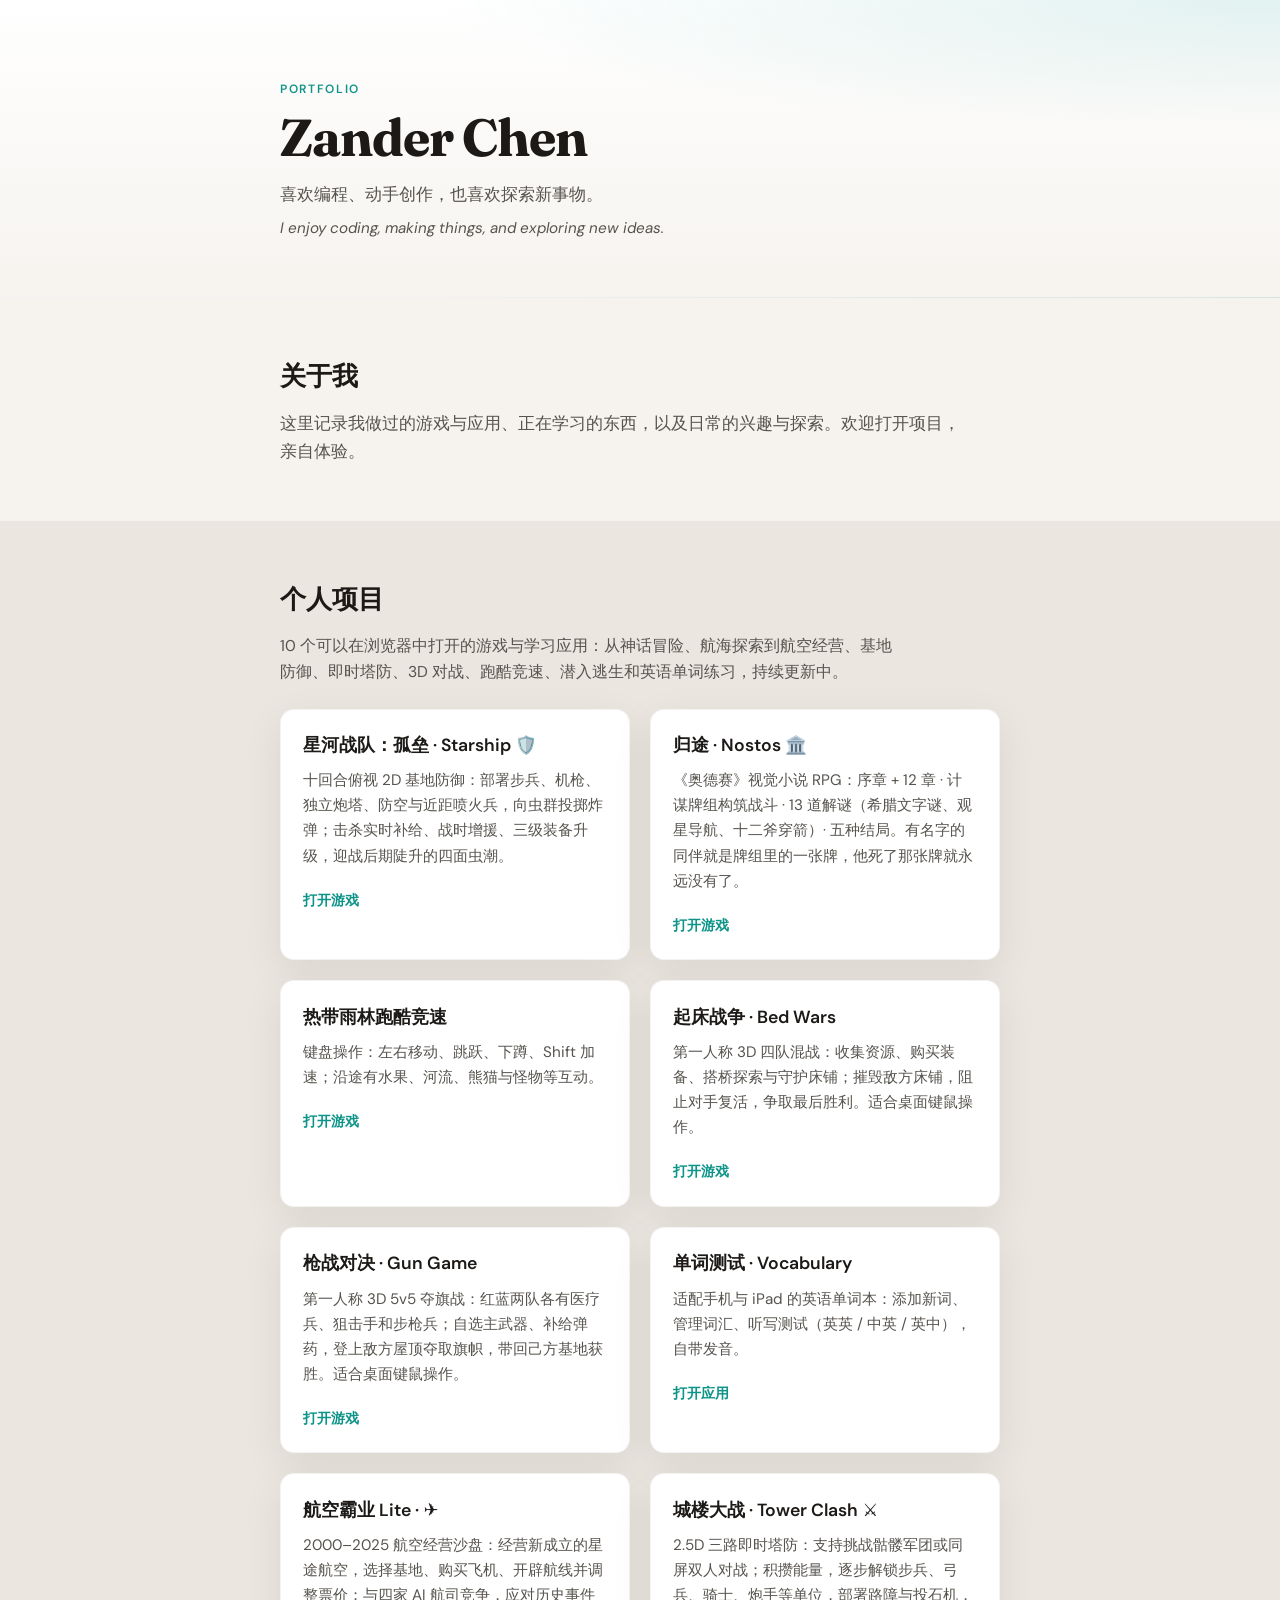
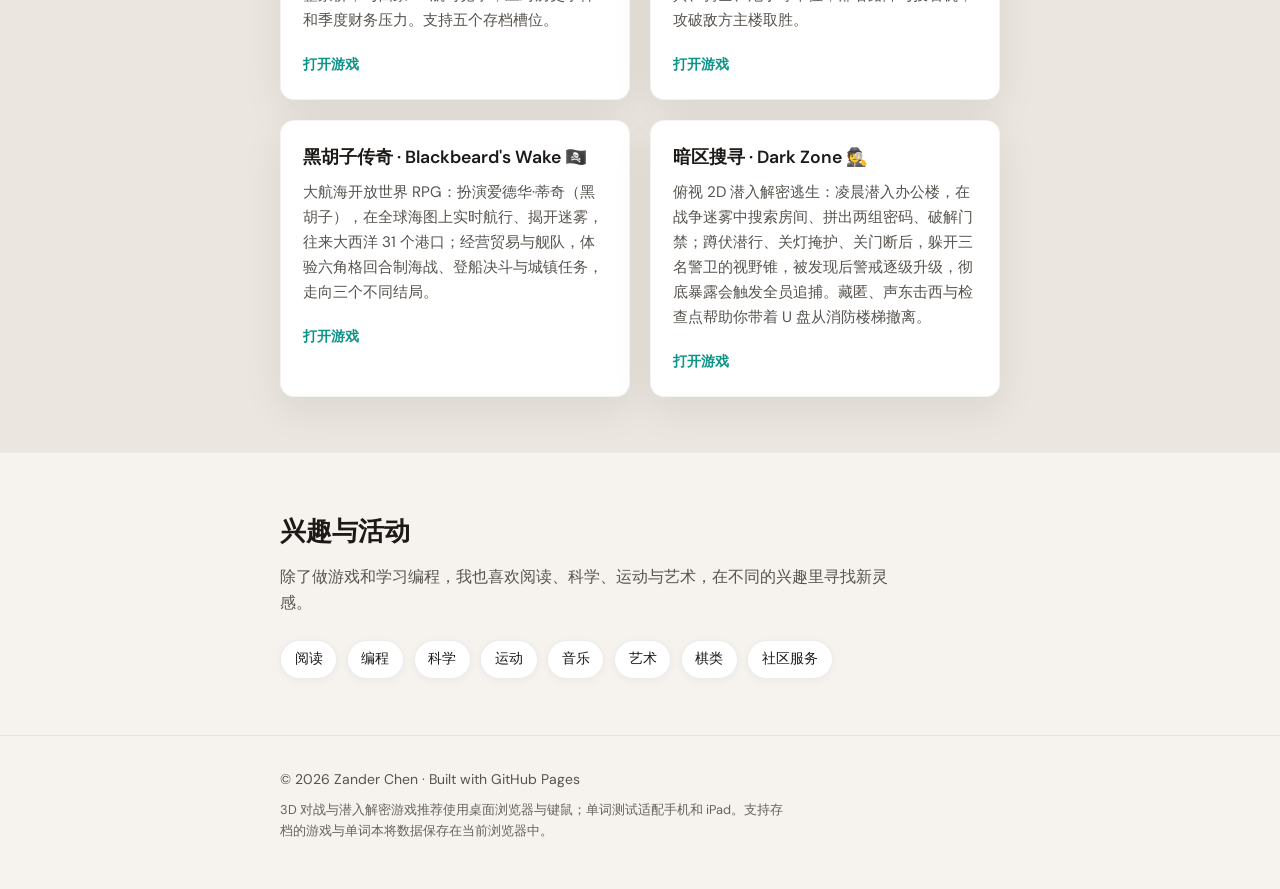
<file: index.html>
<!DOCTYPE html>
<html lang="zh-Hans">
  <head>
    <meta charset="utf-8" />
    <meta name="viewport" content="width=device-width, initial-scale=1" />
    <meta
      name="description"
      content="Zander Chen 的个人主页：探索视觉小说 RPG、航海冒险、航空经营、塔防、3D 对战、跑酷竞速与潜入解密游戏，也可以用单词本练习英语。"
    />
    <title>Zander Chen</title>
    <link rel="preconnect" href="https://fonts.googleapis.com" />
    <link rel="preconnect" href="https://fonts.gstatic.com" crossorigin />
    <link
      href="https://fonts.googleapis.com/css2?family=DM+Sans:ital,opsz,wght@0,9..40,400;0,9..40,500;0,9..40,600;0,9..40,700;1,9..40,400&family=Fraunces:opsz,wght@9..144,600;9..144,700&display=swap"
      rel="stylesheet"
    />
    <link rel="stylesheet" href="styles.css" />
  </head>
  <body>
    <a class="skip-link" href="#main">跳到主要内容</a>
    <header class="site-header">
      <div class="wrap">
        <p class="eyebrow">Portfolio</p>
        <h1 class="title">Zander Chen</h1>
        <p class="tagline">
          喜欢编程、动手创作，也喜欢探索新事物。
        </p>
        <p class="tagline-en" lang="en">
          I enjoy coding, making things, and exploring new ideas.
        </p>
      </div>
    </header>

    <main id="main">
      <section class="section" aria-labelledby="about-heading">
        <div class="wrap">
          <h2 id="about-heading">关于我</h2>
          <p class="lead">
            这里记录我做过的游戏与应用、正在学习的东西，以及日常的兴趣与探索。欢迎打开项目，亲自体验。
          </p>
        </div>
      </section>

      <section class="section section--tint" aria-labelledby="projects-heading">
        <div class="wrap">
          <h2 id="projects-heading">个人项目</h2>
          <p class="section-intro">
            10 个可以在浏览器中打开的游戏与学习应用：从神话冒险、航海探索到航空经营、基地防御、即时塔防、3D 对战、跑酷竞速、潜入逃生和英语单词练习，持续更新中。
          </p>
          <ul class="card-grid">
            <li>
              <article class="card">
                <h3>星河战队：孤垒 · Starship 🛡️</h3>
                <p>
                  十回合俯视 2D 基地防御：部署步兵、机枪、独立炮塔、防空与近距喷火兵，向虫群投掷炸弹；击杀实时补给、战时增援、三级装备升级，迎战后期陡升的四面虫潮。
                </p>
                <a class="card-link" href="starship/index.html">打开游戏</a>
              </article>
            </li>
            <li>
              <article class="card">
                <h3>归途 · Nostos 🏛️</h3>
                <p>
                  《奥德赛》视觉小说 RPG：序章 + 12 章 · 计谋牌组构筑战斗 · 13 道解谜（希腊文字谜、观星导航、十二斧穿箭）·
                  五种结局。有名字的同伴就是牌组里的一张牌，他死了那张牌就永远没有了。
                </p>
                <a class="card-link" href="odyssey/index.html">打开游戏</a>
              </article>
            </li>
            <li>
              <article class="card">
                <h3>热带雨林跑酷竞速</h3>
                <p>
                  键盘操作：左右移动、跳跃、下蹲、Shift 加速；沿途有水果、河流、熊猫与怪物等互动。
                </p>
                <a class="card-link" href="parkour/parkour-race.html"
                  >打开游戏</a
                >
              </article>
            </li>
            <li>
              <article class="card">
                <h3>起床战争 · Bed Wars</h3>
                <p>
                  第一人称 3D 四队混战：收集资源、购买装备、搭桥探索与守护床铺；摧毁敌方床铺，阻止对手复活，争取最后胜利。适合桌面键鼠操作。
                </p>
                <a class="card-link" href="bedwar/index.html">打开游戏</a>
              </article>
            </li>
            <li>
              <article class="card">
                <h3>枪战对决 · Gun Game</h3>
                <p>
                  第一人称 3D 5v5 夺旗战：红蓝两队各有医疗兵、狙击手和步枪兵；自选主武器、补给弹药，登上敌方屋顶夺取旗帜，带回己方基地获胜。适合桌面键鼠操作。
                </p>
                <a class="card-link" href="gungame/index.html">打开游戏</a>
              </article>
            </li>
            <li>
              <article class="card">
                <h3>单词测试 · Vocabulary</h3>
                <p>
                  适配手机与 iPad 的英语单词本：添加新词、管理词汇、听写测试（英英 / 中英 / 英中），自带发音。
                </p>
                <a class="card-link" href="vocabulary/index.html">打开应用</a>
              </article>
            </li>
            <li>
              <article class="card">
                <h3>航空霸业 Lite · ✈️</h3>
                <p>
                  2000–2025 航空经营沙盘：经营新成立的星途航空，选择基地、购买飞机、开辟航线并调整票价；与四家 AI 航司竞争，应对历史事件和季度财务压力。支持五个存档槽位。
                </p>
                <a class="card-link" href="airline/index.html">打开游戏</a>
              </article>
            </li>
            <li>
              <article class="card">
                <h3>城楼大战 · Tower Clash ⚔️</h3>
                <p>
                  2.5D 三路即时塔防：支持挑战骷髅军团或同屏双人对战；积攒能量，逐步解锁步兵、弓兵、骑士、炮手等单位，部署路障与投石机，攻破敌方主楼取胜。
                </p>
                <a class="card-link" href="towerclash/index.html">打开游戏</a>
              </article>
            </li>
            <li>
              <article class="card">
                <h3>黑胡子传奇 · Blackbeard's Wake 🏴‍☠️</h3>
                <p>
                  大航海开放世界 RPG：扮演爱德华·蒂奇（黑胡子），在全球海图上实时航行、揭开迷雾，往来大西洋 31 个港口；经营贸易与舰队，体验六角格回合制海战、登船决斗与城镇任务，走向三个不同结局。
                </p>
                <a class="card-link" href="blackbeard/index.html">打开游戏</a>
              </article>
            </li>
            <li>
              <article class="card">
                <h3>暗区搜寻 · Dark Zone 🕵️</h3>
                <p>
                  俯视 2D 潜入解密逃生：凌晨潜入办公楼，在战争迷雾中搜索房间、拼出两组密码、破解门禁；蹲伏潜行、关灯掩护、关门断后，躲开三名警卫的视野锥，被发现后警戒逐级升级，彻底暴露会触发全员追捕。藏匿、声东击西与检查点帮助你带着 U 盘从消防楼梯撤离。
                </p>
                <a class="card-link" href="darkzone/index.html">打开游戏</a>
              </article>
            </li>
          </ul>
        </div>
      </section>

      <section class="section" aria-labelledby="interests-heading">
        <div class="wrap">
          <h2 id="interests-heading">兴趣与活动</h2>
          <p class="section-intro">
            除了做游戏和学习编程，我也喜欢阅读、科学、运动与艺术，在不同的兴趣里寻找新灵感。
          </p>
          <ul class="tags" aria-label="兴趣标签">
            <li><span class="tag">阅读</span></li>
            <li><span class="tag">编程</span></li>
            <li><span class="tag">科学</span></li>
            <li><span class="tag">运动</span></li>
            <li><span class="tag">音乐</span></li>
            <li><span class="tag">艺术</span></li>
            <li><span class="tag">棋类</span></li>
            <li><span class="tag">社区服务</span></li>
          </ul>
        </div>
      </section>
    </main>

    <footer class="site-footer">
      <div class="wrap">
        <p>
          © <span id="year"></span> Zander Chen ·
          <span lang="en">Built with GitHub Pages</span>
        </p>
        <p class="footer-note">
          3D 对战与潜入解密游戏推荐使用桌面浏览器与键鼠；单词测试适配手机和 iPad。支持存档的游戏与单词本将数据保存在当前浏览器中。
        </p>
      </div>
    </footer>
    <script>
      document.getElementById("year").textContent = new Date().getFullYear();
    </script>
  </body>
</html>
</file>
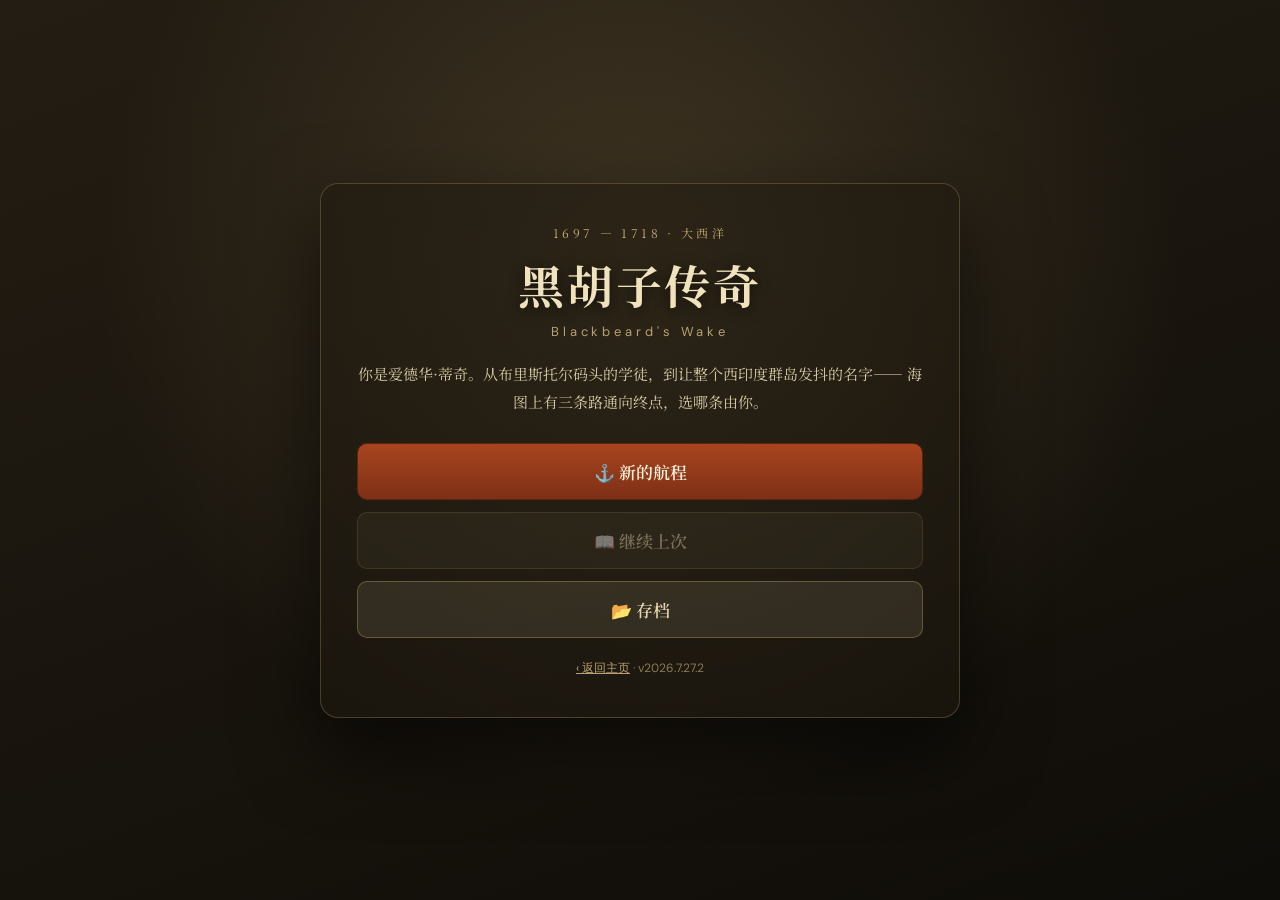
<file: blackbeard/index.html>
<!DOCTYPE html>
<html lang="zh-Hans">
  <head>
    <meta charset="utf-8" />
    <meta name="viewport" content="width=device-width, initial-scale=1, maximum-scale=1, minimum-scale=1, user-scalable=no, viewport-fit=cover" />
    <meta name="description" content="黑胡子传奇 —— 以爱德华·蒂奇一生为主线的大航海开放世界 RPG，含三个结局。" />
    <title>黑胡子传奇 · Blackbeard's Wake</title>
    <link rel="preconnect" href="https://fonts.googleapis.com" />
    <link rel="preconnect" href="https://fonts.gstatic.com" crossorigin />
    <link href="https://fonts.googleapis.com/css2?family=DM+Sans:wght@400;500;600;700&family=Noto+Serif+SC:wght@400;600;700&display=swap" rel="stylesheet" />
    <link rel="stylesheet" href="styles.css" />
  </head>
  <body>
    <!-- 开始菜单 -->
    <div id="start-screen" class="screen start">
      <div class="start-card">
        <p class="eyebrow">1697 — 1718 · 大西洋</p>
        <h1>黑胡子传奇</h1>
        <p class="sub">Blackbeard's Wake</p>
        <p class="tagline">
          你是爱德华·蒂奇。从布里斯托尔码头的学徒，到让整个西印度群岛发抖的名字——
          海图上有三条路通向终点，选哪条由你。
        </p>
        <div class="start-btns">
          <button id="btn-new" class="primary-btn big">⚓ 新的航程</button>
          <button id="btn-continue" class="ghost-btn big">📖 继续上次</button>
          <button id="btn-slots" class="ghost-btn big">📂 存档</button>
        </div>
        <p class="foot"><a href="../index.html">‹ 返回主页</a> · <span id="version"></span></p>
      </div>
    </div>

    <!-- 游戏主界面：港口主视野 / 近海航行视野 -->
    <div id="game-screen" class="screen game" hidden>
      <div id="hud" class="hud"></div>

      <!-- 近海航行视野 -->
      <div id="view-sail" class="view-stage hidden"><canvas id="scanvas"></canvas></div>

      <!-- 港口主视野：街景（靠港时的默认视野） -->
      <div id="view-port" class="view-stage"><canvas id="tcanvas"></canvas></div>

      <!-- 底部指令栏 -->
      <div id="cmd" class="cmdbar"></div>

      <!-- 侧栏面板（舰队/任务/日志） -->
      <aside id="panel" class="panel slide hidden"></aside>

      <!-- 设施面板：在港口视野里就地打开 -->
      <div id="town-panel" class="town-panel hidden">
        <div class="tp-head">
          <span id="tp-title"></span>
          <button id="tp-close" class="ghost-btn">✕ 出来</button>
        </div>
        <div id="tp-body" class="tp-body"></div>
      </div>
    </div>

    <!-- 全球海图（参考图，带迷雾） -->
    <div id="chart-view" class="chartview hidden">
      <div class="chart-bar">
        <b>🗺️ 海图</b>
        <span class="muted small">未到过的海域是空白的——航行会把它们画出来</span>
        <button id="chart-close" class="ghost-btn">✕ 收起</button>
      </div>
      <div class="chart-stage"><canvas id="cchart"></canvas></div>
    </div>

    <!-- 海战 -->
    <div id="battle" class="battle hidden">
      <div class="battle-stage"><canvas id="bcanvas"></canvas></div>
      <div class="battle-hud">
        <div id="binfo" class="battle-info"></div>
        <div id="bactions" class="battle-actions"></div>
      </div>
    </div>

    <!-- 决斗 -->
    <div id="duel" class="duel hidden">
      <div class="duel-card">
        <h2>⚔️ 甲板白刃战</h2>
        <div id="duel-body"></div>
      </div>
    </div>

    <div id="modal-root"></div>
    <div id="toast" class="toast"></div>

    <script type="module" src="js/main.js"></script>
  </body>
</html>
</file>
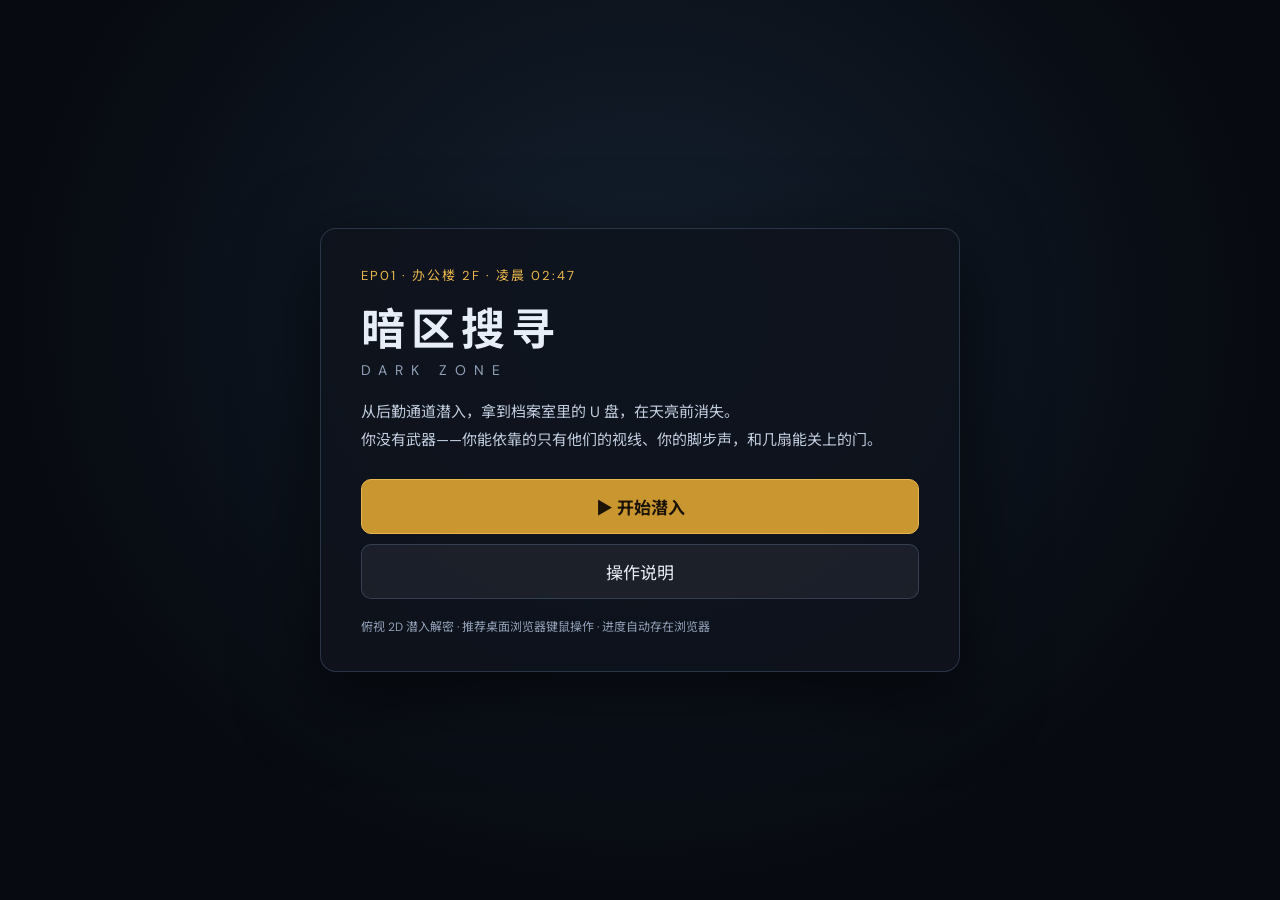
<file: darkzone/index.html>
<!DOCTYPE html>
<html lang="zh-Hans">
  <head>
    <meta charset="utf-8" />
    <meta name="viewport" content="width=device-width, initial-scale=1, maximum-scale=1, user-scalable=no" />
    <meta name="description" content="暗区搜寻 EP01 —— 俯视 2D 潜入解密逃脱：视野迷雾、四级警戒、群体追捕。" />
    <title>暗区搜寻 · Dark Zone</title>
    <link rel="preconnect" href="https://fonts.googleapis.com" />
    <link rel="preconnect" href="https://fonts.gstatic.com" crossorigin />
    <link
      href="https://fonts.googleapis.com/css2?family=DM+Sans:wght@400;500;600;700&family=Noto+Sans+SC:wght@400;500;700&display=swap"
      rel="stylesheet"
    />
    <link rel="stylesheet" href="styles.css" />
  </head>
  <body>
    <canvas id="game"></canvas>

    <!-- 全局警戒边缘光效 -->
    <div id="vignette"></div>

    <!-- ========== HUD ========== -->
    <div id="hud" class="hidden">
      <div id="panel-objectives" class="hud-panel">
        <div class="hud-title">📋 目标</div>
        <ul id="objective-list"></ul>
        <div id="clue-list"></div>
      </div>

      <div id="panel-alert">
        <div id="global-alert-label"></div>
      </div>

      <div id="prompt-bar"></div>
      <div id="progress-bar" class="hidden"><div id="progress-fill"></div><span id="progress-text"></span></div>

      <div id="stance-bar">
        <span id="stance-icon">🚶</span>
        <span id="stance-text">步行</span>
        <span id="can-count" class="hidden">🥤 <b id="can-num">0</b></span>
      </div>

      <div id="toast-layer"></div>
      <div id="alarm-banner" class="hidden">🚨 警报！全体警卫正在赶来！</div>
      <div id="whistle-hint" class="hidden"></div>
    </div>

    <!-- ========== 密码键盘 ========== -->
    <div id="keypad" class="overlay hidden">
      <div class="keypad-card">
        <h2 id="keypad-title">输入密码</h2>
        <p id="keypad-sub" class="keypad-sub"></p>
        <div id="keypad-display" class="keypad-display">
          <span class="dot"></span><span class="dot"></span><span class="dot"></span><span class="dot"></span>
        </div>
        <div id="keypad-keys">
          <button data-k="1">1</button><button data-k="2">2</button><button data-k="3">3</button>
          <button data-k="4">4</button><button data-k="5">5</button><button data-k="6">6</button>
          <button data-k="7">7</button><button data-k="8">8</button><button data-k="9">9</button>
          <button class="keypad-fn" data-k="clear">清除</button><button data-k="0">0</button><button class="keypad-fn" data-k="back">退格</button>
        </div>
        <div class="keypad-btns">
          <button id="keypad-ok" class="primary-btn">确认</button>
          <button id="keypad-cancel" class="ghost-btn">取消</button>
        </div>
      </div>
    </div>

    <!-- ========== 文本阅读 ========== -->
    <div id="reader" class="overlay hidden">
      <div class="reader-card">
        <h2 id="reader-title"></h2>
        <div id="reader-body"></div>
        <button id="reader-close" class="primary-btn">合上</button>
      </div>
    </div>

    <!-- ========== 开始菜单 ========== -->
    <div id="menu" class="screen">
      <div class="menu-card">
        <p class="eyebrow">EP01 · 办公楼 2F · 凌晨 02:47</p>
        <h1>暗区搜寻</h1>
        <p class="sub">DARK ZONE</p>
        <p class="tagline">
          从后勤通道潜入，拿到档案室里的 U 盘，在天亮前消失。<br />
          你没有武器——你能依靠的只有他们的视线、你的脚步声，和几扇能关上的门。
        </p>
        <div class="menu-btns">
          <button id="btn-start" class="primary-btn big">▶ 开始潜入</button>
          <button id="btn-help" class="ghost-btn big">操作说明</button>
        </div>
        <p class="foot">俯视 2D 潜入解密 · 推荐桌面浏览器键鼠操作 · 进度自动存在浏览器</p>
      </div>
    </div>

    <!-- ========== 操作说明 ========== -->
    <div id="help" class="screen hidden">
      <div class="menu-card">
        <h2>操作说明</h2>
        <div class="help-grid">
          <span class="key">W A S D</span><span>移动</span>
          <span class="key">鼠标</span><span>控制朝向</span>
          <span class="key">C</span><span>蹲伏 / 站立（蹲伏无声、视野更小更难被发现）</span>
          <span class="key">Shift（按住）</span><span>奔跑（4.8m/s，但 9m 外都听得到）</span>
          <span class="key">E</span><span>交互：开门/关门、搜索、拾取、阅读、刷卡、藏匿</span>
          <span class="key">E（蹲伏时对门）</span><span>慢开门，0.8s 且完全静音</span>
          <span class="key">右键（按住瞄准，松开）</span><span>投掷易拉罐，落点 8m 噪声引开敌人</span>
          <span class="key">数字键 0–9</span><span>密码键盘输入</span>
          <span class="key">Esc / P</span><span>暂停</span>
        </div>
        <div class="help-tips">
          <p>🟡 敌人的视野锥全程可见：白色平静、黄色疑惑、橙色警戒、红色追捕。</p>
          <p>🔦 每间房的灯开关可以关灯——敌人视野从 9m 骤降到 4m，你的视野也会缩小。</p>
          <p>🚪 被追捕时，关门能拖住他们 3 秒；踢开的门再也关不上。</p>
        </div>
        <button id="btn-help-back" class="primary-btn">返回</button>
      </div>
    </div>

    <!-- ========== 暂停 ========== -->
    <div id="pause" class="screen hidden">
      <div class="menu-card">
        <h2>已暂停</h2>
        <div class="menu-btns">
          <button id="btn-resume" class="primary-btn big">继续</button>
          <button id="btn-restart" class="ghost-btn big">重新开始本关</button>
          <button id="btn-menu" class="ghost-btn big">返回主菜单</button>
        </div>
      </div>
    </div>

    <!-- ========== 被抓 ========== -->
    <div id="caught" class="screen hidden">
      <div class="menu-card caught-card">
        <h1>被抓住了</h1>
        <p id="caught-msg" class="tagline"></p>
        <p id="caught-hint" class="caught-hint"></p>
        <div class="menu-btns">
          <button id="btn-retry" class="primary-btn big">从检查点继续</button>
        </div>
      </div>
    </div>

    <!-- ========== 通关结算 ========== -->
    <div id="result" class="screen hidden">
      <div class="menu-card">
        <p class="eyebrow">消防楼梯间 · 撤离成功</p>
        <h1 id="result-rank">潜行者</h1>
        <p id="result-sub" class="tagline"></p>
        <ul id="result-stats" class="result-stats"></ul>
        <div class="menu-btns">
          <button id="btn-again" class="primary-btn big">再来一次</button>
          <button id="btn-result-menu" class="ghost-btn big">返回主菜单</button>
        </div>
      </div>
    </div>

    <script type="module" src="js/main.js"></script>
  </body>
</html>
</file>
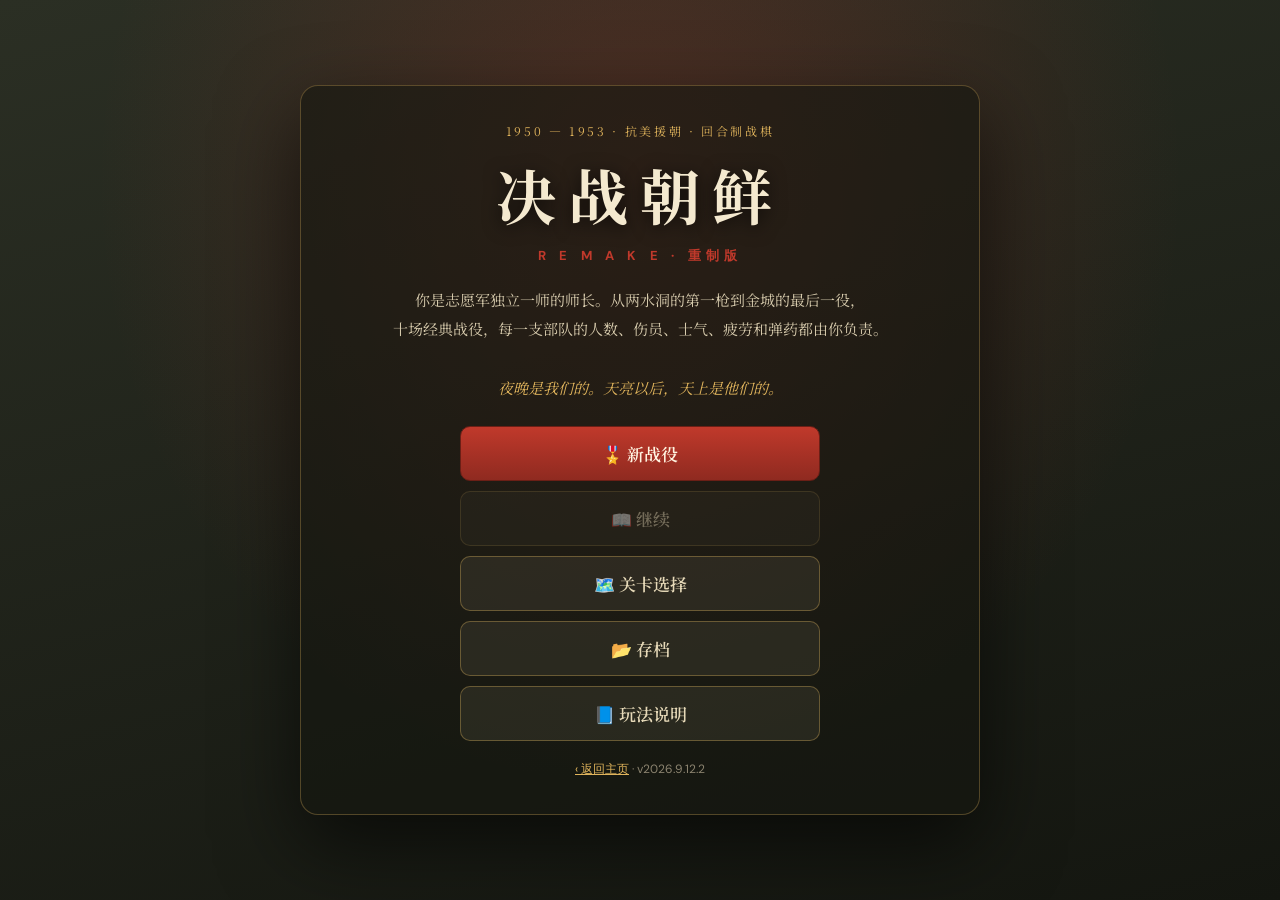
<file: korea/index.html>
<!DOCTYPE html>
<html lang="zh-Hans">
  <head>
    <meta charset="utf-8" />
    <meta name="viewport" content="width=device-width, initial-scale=1, maximum-scale=1, minimum-scale=1, user-scalable=no, viewport-fit=cover" />
    <meta name="description" content="决战朝鲜 · 重制版 —— 复刻 1999 年西山居经典战棋：独立一师、十场志愿军经典战役、伤员/疲劳/弹药/工事/策略。" />
    <title>决战朝鲜 · 重制版</title>
    <link rel="preconnect" href="https://fonts.googleapis.com" />
    <link rel="preconnect" href="https://fonts.gstatic.com" crossorigin />
    <link href="https://fonts.googleapis.com/css2?family=DM+Sans:wght@400;500;600;700&family=Noto+Serif+SC:wght@400;600;700&display=swap" rel="stylesheet" />
    <link rel="stylesheet" href="styles.css" />
  </head>
  <body>
    <!-- 标题 -->
    <div id="start-screen" class="screen start">
      <div class="start-card">
        <p class="eyebrow">1950 — 1953 · 抗美援朝 · 回合制战棋</p>
        <h1>决战朝鲜</h1>
        <p class="sub">R E M A K E · 重制版</p>
        <p class="tagline">
          你是志愿军独立一师的师长。从两水洞的第一枪到金城的最后一役，<br />
          十场经典战役，每一支部队的人数、伤员、士气、疲劳和弹药都由你负责。<br /><br />
          <i>夜晚是我们的。天亮以后，天上是他们的。</i>
        </p>
        <div class="start-btns">
          <button id="btn-new" class="primary-btn big">🎖️ 新战役</button>
          <button id="btn-continue" class="ghost-btn big">📖 继续</button>
          <button id="btn-levels" class="ghost-btn big">🗺️ 关卡选择</button>
          <button id="btn-slots" class="ghost-btn big">📂 存档</button>
          <button id="btn-help" class="ghost-btn big">📘 玩法说明</button>
        </div>
        <p class="foot"><a href="../index.html">‹ 返回主页</a> · <span id="version"></span></p>
      </div>
    </div>

    <!-- 开局设置 / 简报 / 整补 / 结局（共用一个滚动容器）-->
    <div id="campaign-screen" class="screen campaign hidden">
      <div id="campaign-body" class="campaign-body"></div>
    </div>

    <!-- 战斗 -->
    <div id="battle-screen" class="screen battle hidden">
      <div class="map-wrap"><canvas id="map"></canvas></div>
      <div id="topbar" class="topbar"></div>
      <div id="hint" class="hint hidden"></div>
      <aside id="side" class="side empty"></aside>
      <div id="log" class="log"></div>
      <div id="logstrip" class="logstrip"></div>
      <div id="actionbar" class="actionbar"></div>
      <div id="dialog" class="dialog hidden"></div>
    </div>

    <div id="modal-root"></div>
    <div id="toast" class="toast"></div>

    <script type="module" src="js/main.js"></script>
  </body>
</html>
</file>
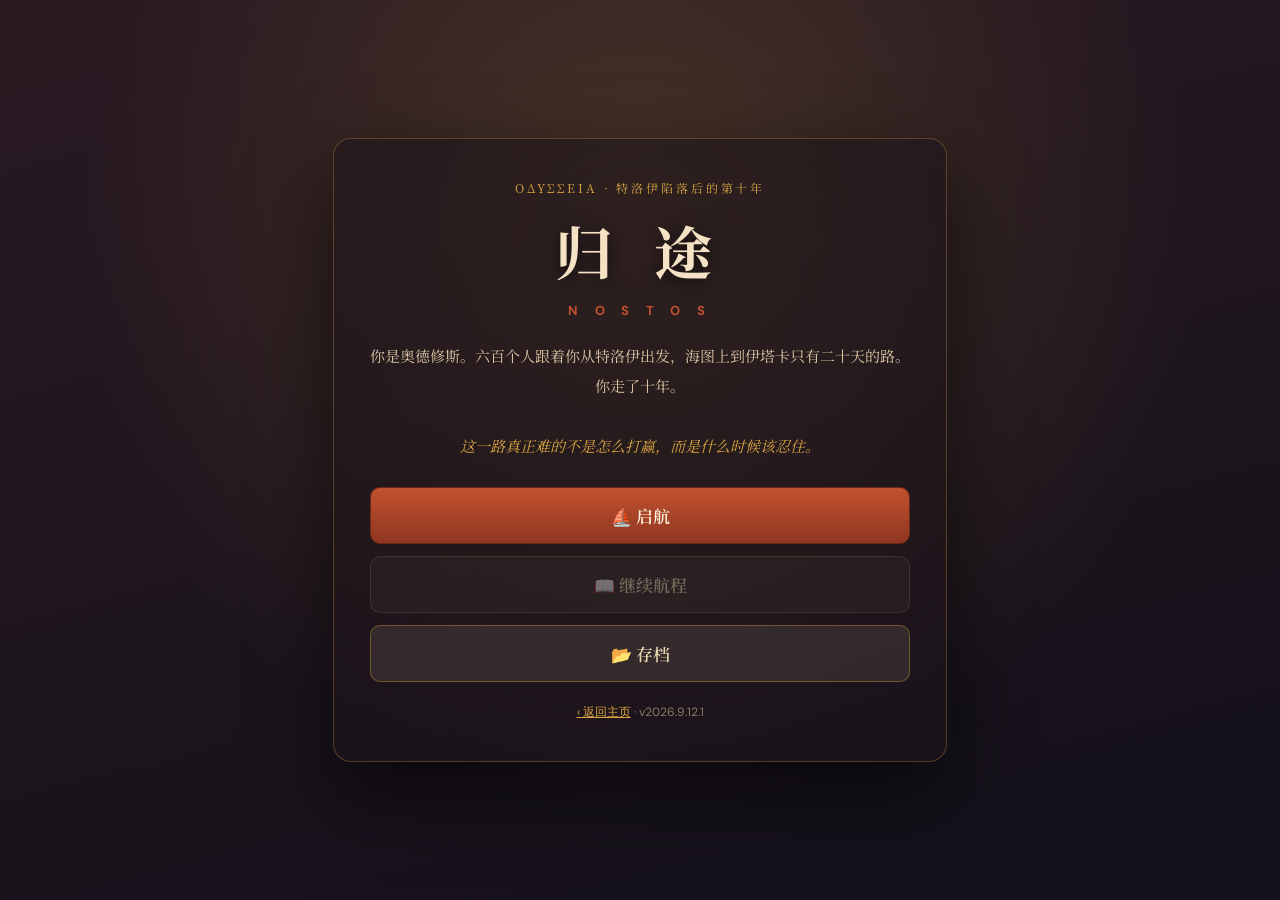
<file: odyssey/index.html>
<!DOCTYPE html>
<html lang="zh-Hans">
  <head>
    <meta charset="utf-8" />
    <meta name="viewport" content="width=device-width, initial-scale=1, maximum-scale=1, minimum-scale=1, user-scalable=no, viewport-fit=cover" />
    <meta name="description" content="归途 · Nostos —— 以《奥德赛》为底本的视觉小说 RPG：计谋牌组构筑、解谜、五种结局。" />
    <title>归途 · Nostos</title>
    <link rel="preconnect" href="https://fonts.googleapis.com" />
    <link rel="preconnect" href="https://fonts.gstatic.com" crossorigin />
    <link href="https://fonts.googleapis.com/css2?family=DM+Sans:wght@400;500;600;700&family=Noto+Serif+SC:wght@400;600;700&display=swap" rel="stylesheet" />
    <link rel="stylesheet" href="styles.css" />
  </head>
  <body>
    <!-- 开始菜单 -->
    <div id="start-screen" class="screen start">
      <div class="start-card">
        <p class="eyebrow">ΟΔΥΣΣΕΙΑ · 特洛伊陷落后的第十年</p>
        <h1>归 途</h1>
        <p class="sub">N O S T O S</p>
        <p class="tagline">
          你是奥德修斯。六百个人跟着你从特洛伊出发，海图上到伊塔卡只有二十天的路。<br />
          你走了十年。<br /><br />
          <i>这一路真正难的不是怎么打赢，而是什么时候该忍住。</i>
        </p>
        <div class="start-btns">
          <button id="btn-new" class="primary-btn big">⛵ 启航</button>
          <button id="btn-continue" class="ghost-btn big">📖 继续航程</button>
          <button id="btn-slots" class="ghost-btn big">📂 存档</button>
        </div>
        <p class="foot"><a href="../index.html">‹ 返回主页</a> · <span id="version"></span></p>
      </div>
    </div>

    <!-- 游戏主界面：视觉小说 -->
    <div id="game-screen" class="screen game" hidden>
      <canvas id="vn-canvas"></canvas>

      <div id="hud" class="hud"></div>

      <div id="topbar" class="topbar">
        <button class="icon-btn" id="btn-deck" title="牌组">🃏</button>
        <button class="icon-btn" id="btn-crew" title="同伴">⚓</button>
        <button class="icon-btn" id="btn-journal" title="记事本">📖</button>
        <button class="icon-btn" id="btn-menu" title="菜单">☰</button>
      </div>

      <!-- 对话框（DOM 覆盖层） -->
      <div id="vn-box" class="vn-box hidden"></div>
    </div>

    <!-- 战斗 -->
    <div id="battle-screen" class="screen battle hidden">
      <canvas id="battle-canvas"></canvas>
      <div id="battle-top" class="battle-top"></div>
      <div id="battle-hand" class="hand"></div>
      <div id="battle-bar" class="battle-bar"></div>
    </div>

    <!-- 谜题 -->
    <div id="puzzle-screen" class="screen puzzle hidden">
      <div class="puz-head">
        <span id="puz-title"></span>
        <span class="grow"></span>
        <button id="puz-hint" class="ghost-btn small">🦉 雅典娜的低语</button>
      </div>
      <div id="puz-body" class="puz-body"></div>
      <div id="puz-foot" class="puz-foot"></div>
    </div>

    <!-- 侧栏面板：牌组 / 同伴 / 记事本 -->
    <aside id="panel" class="panel hidden"></aside>

    <div id="fx-layer" class="fx-layer"></div>
    <div id="modal-root"></div>
    <div id="toast" class="toast"></div>

    <script type="module" src="js/main.js"></script>
  </body>
</html>
</file>
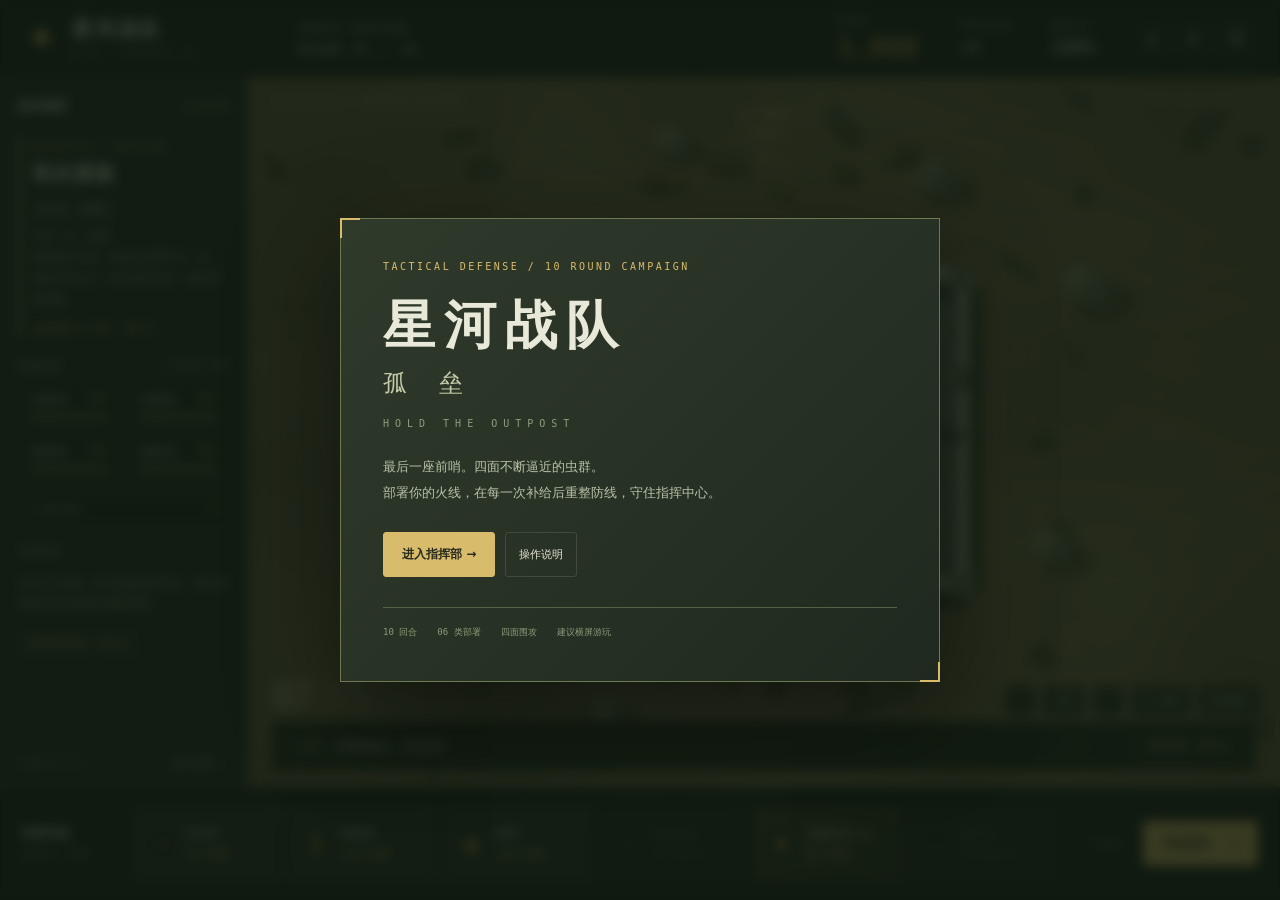
<file: starship/index.html>
<!DOCTYPE html>
<html lang="zh-Hans">
<head>
  <meta charset="utf-8" />
  <meta name="viewport" content="width=device-width, initial-scale=1, viewport-fit=cover" />
  <meta name="theme-color" content="#20271f" />
  <meta name="description" content="星河战队：孤垒——四面布防、实时增援、击杀补给与高爆炸弹投掷，十回合虫潮、装备升级与近距喷火，守至黎明。" />
  <title>星河战队：孤垒 · Starship</title>
  <link rel="stylesheet" href="styles.css" />
</head>
<body>
  <div id="app">
    <header class="topbar">
      <a class="brand" href="../index.html" aria-label="返回个人主页"><span class="brand-mark">✦</span><span>星河战队<small>孤 垒 / OUTPOST 07</small></span></a>
      <div class="mission-info"><span id="phase-label">前哨防御指挥系统</span><strong id="round-label">CAMPAIGN / 10</strong></div>
      <div class="resource"><span>军需点</span><strong id="credits">1,000</strong></div>
      <div class="income-indicator"><span>本轮击杀补给</span><strong id="kill-income">+0</strong></div>
      <div class="core-indicator"><span>指挥中心</span><strong id="core-hp">100%</strong></div>
      <button class="mobile-command icon-button" data-action="briefing" title="战术面板" aria-label="切换战术面板">战术</button>
      <button id="sound-button" class="icon-button" data-action="sound" title="切换音效" aria-label="切换音效">♫</button>
      <button id="pause-button" class="icon-button" data-action="pause" title="暂停（空格）" aria-label="暂停">Ⅱ</button>
      <button class="icon-button" data-action="menu" title="主菜单" aria-label="主菜单">☰</button>
    </header>
    <main class="workspace">
      <aside class="command-panel">
        <div class="panel-heading"><span>战术指挥</span><span class="live-dot">● ONLINE</span></div>
        <section id="briefing" class="briefing"></section>
        <div class="section-label">防线状态 <small>点选查看 / 修复</small></div>
        <div id="wall-list" class="wall-list"></div>
        <details class="roster"><summary>驻军名册 <span id="roster-count">0</span></summary><div id="roster-list"></div></details>
        <div class="section-label">当前指令</div>
        <section id="selection-panel" class="selection-panel"></section>
        <div class="panel-footer"><span id="version"></span><button data-action="help">操作说明 ↗</button></div>
      </aside>
      <section class="battlefield" aria-label="四面基地防御战场">
        <canvas id="battlefield" aria-label="点选守军升级或调动，拖动守军到高亮空位；拖动空地平移战场，点虫群可投弹"></canvas>
        <div class="map-caption"><span>FEDERATION / DEFENSE COMMAND</span><span id="map-time">T− PREPARATION</span></div>
        <div class="map-corner"><b>07</b><span>孤立前哨<br />120 × 90</span></div>
        <div id="placement-hint" class="placement-hint hidden"></div>
        <section id="unit-actions" class="unit-actions hidden" role="region" aria-label="单位操作"></section>
        <div class="battle-controls"><button data-action="zoom-out" aria-label="缩小战场">−</button><button data-action="zoom-reset">全景</button><button data-action="zoom-in" aria-label="放大战场">＋</button><button id="speed-button" data-action="speed">2× 速度</button><button data-action="ranges" id="ranges-button">射程辅助</button></div>
        <div id="phase-strip" class="phase-strip"></div>
        <div id="toasts" class="toasts" aria-live="polite"></div>
      </section>
    </main>
    <footer class="deployment-bar">
      <div class="shop-label">部署军械<small>点选卡片 → 空位</small></div>
      <div id="shop" class="shop"></div>
      <div class="deployment-actions"><button class="secondary-button" data-action="undo" id="undo-button">↶ 撤销</button><button class="primary-button" data-action="start" id="start-button">开始进攻 <span>→</span></button></div>
    </footer>
  </div>
  <div id="overlay" class="overlay"></div>
  <script>
    // Keep every ES module in one fresh revision, including nested imports.
    (() => {
      const revision = Date.now().toString(36);
      const paths = ["js/art.js", "js/audio.js", "js/battlefield.js", "js/combat.js", "js/data/config.js", "js/data/rounds.js", "js/economy.js", "js/effects.js", "js/enemies.js", "js/game.js", "js/geometry.js", "js/main.js", "js/navigation.js", "js/render.js", "js/state.js", "js/ui.js"];
      const imports = Object.fromEntries(paths.map(path => {
        const url = new URL(path, document.baseURI).href;
        return [url, `${url}?v=${revision}`];
      }));
      const map = document.createElement('script');
      map.type = 'importmap'; map.textContent = JSON.stringify({ imports });
      document.head.appendChild(map);
      document.querySelector('link[rel="stylesheet"]').href = `styles.css?v=${revision}`;
      const entry = document.createElement('script');
      entry.type = 'module'; entry.src = imports[new URL('js/main.js', document.baseURI).href];
      document.body.appendChild(entry);
    })();
  </script>
</body>
</html>
</file>
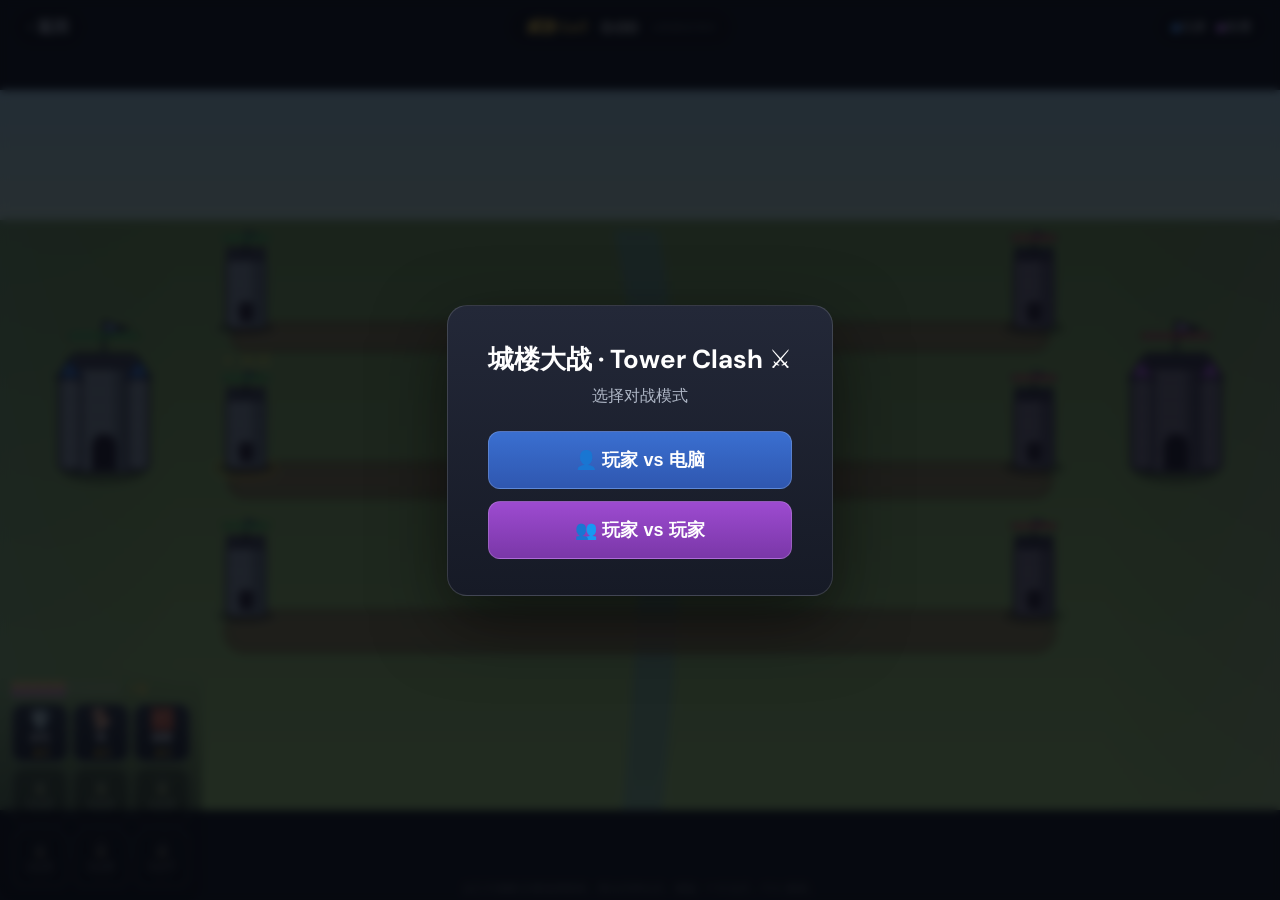
<file: towerclash/index.html>
<!DOCTYPE html>
<html lang="zh-Hans">
  <head>
    <meta charset="utf-8" />
    <meta name="viewport" content="width=device-width, initial-scale=1, maximum-scale=1, minimum-scale=1, user-scalable=no, viewport-fit=cover" />
    <meta name="description" content="城楼大战 · Tower Clash —— 2.5D 横屏即时塔防，玩家 VS 骷髅军团。" />
    <title>城楼大战 · Tower Clash</title>
    <link rel="preconnect" href="https://fonts.googleapis.com" />
    <link rel="preconnect" href="https://fonts.gstatic.com" crossorigin />
    <link href="https://fonts.googleapis.com/css2?family=DM+Sans:wght@400;500;600;700&display=swap" rel="stylesheet" />
    <link rel="stylesheet" href="styles.css" />
  </head>
  <body>
    <div id="stage">
      <canvas id="game"></canvas>

      <!-- 顶栏 -->
      <div class="topbar">
        <a class="home-link" href="../index.html">‹ 返回</a>
        <div class="top-center">
          <span id="threat" class="threat">威胁 Lv.1</span>
          <span id="timer" class="timer">0:00</span>
          <span id="version" class="version"></span>
        </div>
        <div class="legend"><span class="dot p"></span><span id="legend-p">玩家</span> &nbsp; <span class="dot e"></span><span id="legend-e">骷髅</span></div>
      </div>

      <!-- 玩家1 HUD（左下角，由 JS 填充） -->
      <div id="hud-left" class="hud hud-left"></div>
      <!-- 玩家2 HUD（右下角，PvP 时显示，由 JS 填充） -->
      <div id="hud-right" class="hud hud-right"></div>

      <!-- 解锁提示 -->
      <div id="toast" class="toast"></div>

      <!-- 开始菜单 -->
      <div id="menu" class="menu">
        <div class="menu-card">
          <h1>城楼大战 · Tower Clash ⚔️</h1>
          <p>选择对战模式</p>
          <div class="menu-btns">
            <button id="mode-pve" class="mode-btn">👤 玩家 vs 电脑</button>
            <button id="mode-pvp" class="mode-btn">👥 玩家 vs 玩家</button>
          </div>
        </div>
      </div>

      <!-- 结算 -->
      <div id="result" class="result hidden">
        <div class="result-card">
          <h2 id="result-title">胜利</h2>
          <p id="result-sub"></p>
          <div class="result-btns">
            <button id="restart-btn">再来一局</button>
            <button id="menu-btn" class="ghost">返回菜单</button>
          </div>
        </div>
      </div>
    </div>

    <p class="hint">点己方城楼/主楼选择路线，再点兵种出兵。键盘：1-9 出兵，↑/↓ 换路。</p>

    <script type="module" src="js/main.js"></script>
  </body>
</html>
</file>
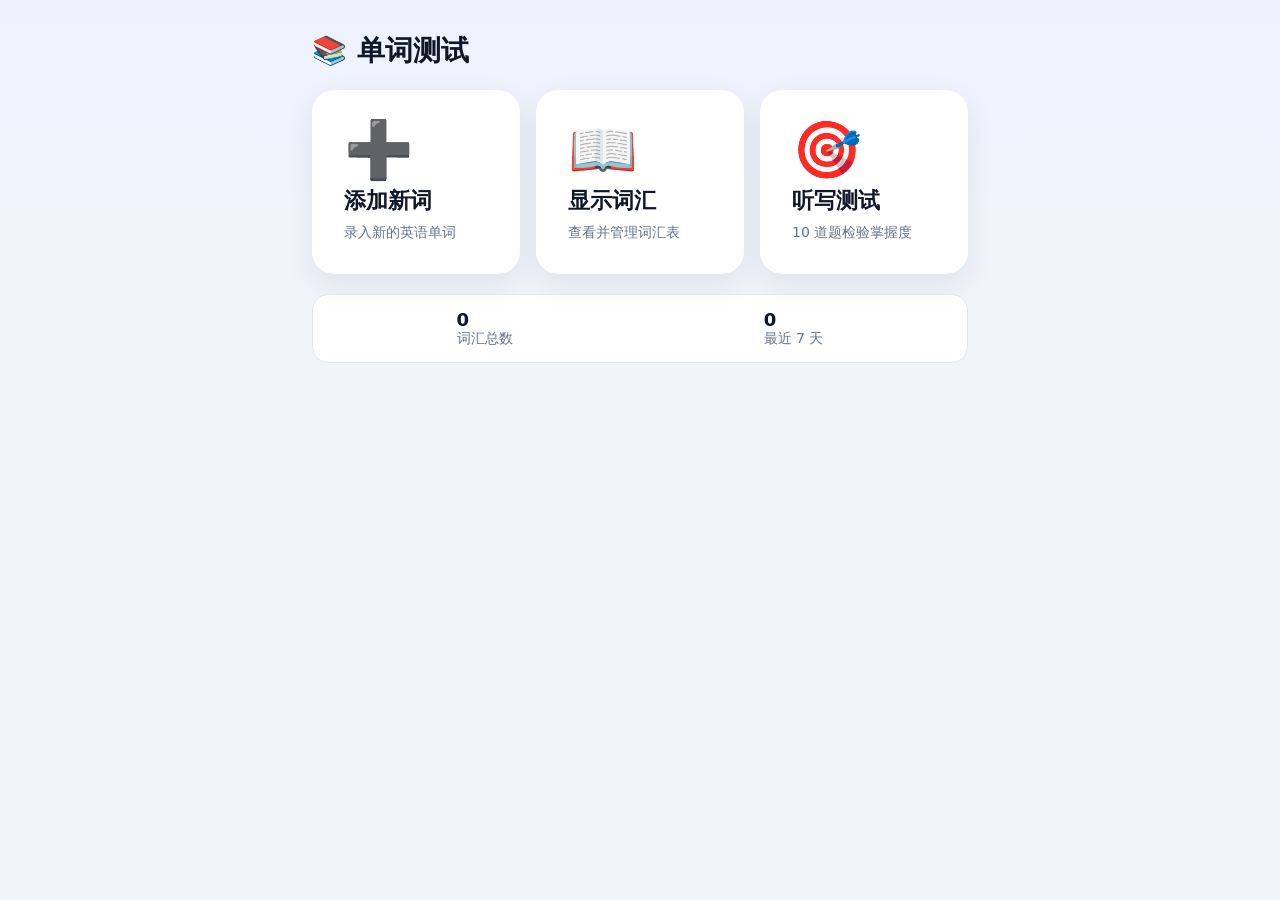
<file: vocabulary/index.html>
<!DOCTYPE html>
<html lang="zh-Hans">
<head>
<meta charset="utf-8" />
<meta name="viewport" content="width=device-width, initial-scale=1, viewport-fit=cover, user-scalable=no" />
<meta name="apple-mobile-web-app-capable" content="yes" />
<meta name="theme-color" content="#4f46e5" />
<title>单词测试 · Vocabulary</title>
<style>
  :root {
    --primary: #4f46e5;
    --primary-dark: #4338ca;
    --primary-soft: #eef2ff;
    --success: #16a34a;
    --success-soft: #dcfce7;
    --danger: #dc2626;
    --danger-soft: #fee2e2;
    --warn: #ea580c;
    --ink: #0f172a;
    --muted: #64748b;
    --border: #e2e8f0;
    --card: #ffffff;
    --bg: #f1f5f9;
    --radius: 16px;
    --radius-lg: 22px;
    --shadow: 0 10px 30px rgba(15, 23, 42, 0.08);
    --font: -apple-system, BlinkMacSystemFont, "SF Pro Text", "PingFang SC",
            "Microsoft YaHei", system-ui, sans-serif;
  }

  *, *::before, *::after { box-sizing: border-box; }
  html, body { margin: 0; padding: 0; }
  html { -webkit-text-size-adjust: 100%; }
  body {
    font-family: var(--font);
    color: var(--ink);
    background: linear-gradient(180deg, #eef2ff 0%, #f1f5f9 40%);
    min-height: 100vh;
    min-height: 100dvh;
    padding: env(safe-area-inset-top) env(safe-area-inset-right) env(safe-area-inset-bottom) env(safe-area-inset-left);
    -webkit-font-smoothing: antialiased;
    overscroll-behavior-y: contain;
  }

  button { font-family: inherit; }
  input, textarea { font-family: inherit; }

  .app {
    max-width: 720px;
    margin: 0 auto;
    padding: 20px 20px 40px;
  }
  @media (min-width: 768px) {
    .app { padding: 32px 32px 48px; }
  }

  .header {
    display: flex;
    align-items: center;
    gap: 12px;
    margin-bottom: 20px;
  }
  .header h1 {
    font-size: 22px;
    margin: 0;
    font-weight: 700;
  }
  @media (min-width: 768px) { .header h1 { font-size: 28px; } }

  .back-btn {
    appearance: none;
    background: var(--card);
    border: 1px solid var(--border);
    width: 44px;
    height: 44px;
    border-radius: 12px;
    font-size: 20px;
    cursor: pointer;
    display: flex;
    align-items: center;
    justify-content: center;
    color: var(--ink);
    transition: background 0.15s;
  }
  .back-btn:active { background: var(--primary-soft); }
  .back-btn[hidden] { display: none; }

  .view[hidden] { display: none; }

  /* --- Home view --- */
  .home-grid {
    display: grid;
    gap: 16px;
  }
  @media (min-width: 768px) {
    .home-grid { grid-template-columns: repeat(3, 1fr); }
  }
  .home-card {
    appearance: none;
    background: var(--card);
    border: none;
    border-radius: var(--radius-lg);
    padding: 28px 24px;
    box-shadow: var(--shadow);
    cursor: pointer;
    text-align: left;
    display: flex;
    flex-direction: column;
    gap: 8px;
    min-height: 120px;
    transition: transform 0.12s, box-shadow 0.15s;
    color: var(--ink);
  }
  .home-card:active { transform: scale(0.98); }
  .home-card .emoji { font-size: 42px; line-height: 1; }
  .home-card .label { font-size: 20px; font-weight: 700; }
  .home-card .hint { font-size: 14px; color: var(--muted); }
  @media (min-width: 768px) {
    .home-card { min-height: 180px; padding: 32px; }
    .home-card .emoji { font-size: 56px; }
    .home-card .label { font-size: 22px; }
  }

  .stats-bar {
    margin-top: 20px;
    padding: 14px 18px;
    background: var(--card);
    border: 1px solid var(--border);
    border-radius: var(--radius);
    display: flex;
    justify-content: space-around;
    font-size: 14px;
    color: var(--muted);
  }
  .stats-bar strong { color: var(--ink); font-size: 18px; display: block; }

  /* --- Form --- */
  .form-card {
    background: var(--card);
    border-radius: var(--radius-lg);
    padding: 20px;
    box-shadow: var(--shadow);
  }
  .form-row { margin-bottom: 14px; }
  .form-row label {
    display: block;
    font-size: 14px;
    font-weight: 600;
    margin-bottom: 6px;
    color: var(--muted);
  }
  .form-row input, .form-row textarea {
    width: 100%;
    padding: 14px 16px;
    font-size: 17px;
    border: 1.5px solid var(--border);
    border-radius: 12px;
    background: #fff;
    color: var(--ink);
    transition: border-color 0.15s, box-shadow 0.15s;
  }
  .form-row textarea { min-height: 80px; resize: vertical; }
  .form-row input:focus, .form-row textarea:focus {
    outline: none;
    border-color: var(--primary);
    box-shadow: 0 0 0 3px var(--primary-soft);
  }

  .btn {
    appearance: none;
    border: none;
    background: var(--primary);
    color: #fff;
    padding: 14px 20px;
    font-size: 16px;
    font-weight: 600;
    border-radius: 12px;
    cursor: pointer;
    min-height: 48px;
    width: 100%;
    transition: background 0.15s, transform 0.1s;
  }
  .btn:active { transform: scale(0.98); background: var(--primary-dark); }
  .btn:disabled { opacity: 0.5; cursor: not-allowed; }
  .btn.secondary {
    background: var(--card);
    color: var(--ink);
    border: 1.5px solid var(--border);
  }
  .btn.danger { background: var(--danger); }
  .btn-row { display: flex; gap: 10px; margin-top: 12px; }
  .btn-row .btn { flex: 1; }

  .toast {
    position: fixed;
    left: 50%;
    top: 80px;
    transform: translateX(-50%);
    background: #0f172a;
    color: #fff;
    padding: 10px 18px;
    border-radius: 999px;
    font-size: 14px;
    opacity: 0;
    transition: opacity 0.2s;
    pointer-events: none;
    z-index: 100;
  }
  .toast.show { opacity: 0.95; }

  /* --- List view --- */
  .list-empty {
    text-align: center;
    color: var(--muted);
    padding: 48px 20px;
    background: var(--card);
    border-radius: var(--radius-lg);
  }
  .list-empty .emoji { font-size: 48px; display: block; margin-bottom: 8px; }
  .word-list {
    display: flex;
    flex-direction: column;
    gap: 10px;
    list-style: none;
    padding: 0;
    margin: 0;
  }
  .word-item {
    background: var(--card);
    border-radius: var(--radius);
    padding: 14px 16px;
    display: flex;
    align-items: center;
    gap: 12px;
    box-shadow: 0 2px 6px rgba(15, 23, 42, 0.05);
  }
  .word-item .body {
    flex: 1;
    min-width: 0;
  }
  .word-item .en {
    font-size: 18px;
    font-weight: 600;
    color: var(--ink);
    word-wrap: break-word;
  }
  .word-item .cn {
    font-size: 15px;
    color: var(--muted);
    margin-top: 2px;
    word-wrap: break-word;
  }
  .word-item .time {
    font-size: 12px;
    color: var(--muted);
    margin-top: 4px;
  }
  .icon-btn {
    appearance: none;
    border: 1px solid var(--border);
    background: #fff;
    width: 40px;
    height: 40px;
    border-radius: 10px;
    font-size: 18px;
    cursor: pointer;
    color: var(--danger);
    flex-shrink: 0;
  }
  .icon-btn:active { background: var(--danger-soft); }

  /* --- Test setup --- */
  .option-group { margin-bottom: 20px; }
  .option-group .label {
    font-size: 14px;
    font-weight: 600;
    color: var(--muted);
    margin-bottom: 10px;
    display: block;
  }
  .pill-row {
    display: flex;
    gap: 8px;
    flex-wrap: wrap;
  }
  .pill {
    appearance: none;
    border: 1.5px solid var(--border);
    background: #fff;
    padding: 12px 18px;
    font-size: 15px;
    font-weight: 500;
    border-radius: 999px;
    cursor: pointer;
    color: var(--ink);
    min-height: 44px;
    flex: 1;
    min-width: 90px;
  }
  .pill.active {
    background: var(--primary);
    color: #fff;
    border-color: var(--primary);
  }

  .hint-text {
    font-size: 13px;
    color: var(--muted);
    margin-top: 6px;
  }

  /* --- Quiz view --- */
  .quiz-progress {
    display: flex;
    justify-content: space-between;
    align-items: center;
    margin-bottom: 16px;
    font-size: 14px;
    color: var(--muted);
  }
  .progress-bar {
    flex: 1;
    height: 8px;
    background: var(--border);
    border-radius: 999px;
    margin: 0 12px;
    overflow: hidden;
  }
  .progress-fill {
    height: 100%;
    background: var(--primary);
    border-radius: 999px;
    transition: width 0.3s;
  }

  .quiz-card {
    background: var(--card);
    border-radius: var(--radius-lg);
    padding: 32px 24px;
    box-shadow: var(--shadow);
    text-align: center;
    margin-bottom: 16px;
  }
  .quiz-word {
    font-size: 34px;
    font-weight: 700;
    margin: 16px 0;
    word-break: break-word;
    line-height: 1.2;
  }
  @media (min-width: 768px) { .quiz-word { font-size: 44px; } }
  .quiz-word.hidden-word {
    color: var(--muted);
    font-size: 20px;
    font-weight: 500;
  }
  .speak-btn {
    appearance: none;
    border: none;
    background: var(--primary-soft);
    color: var(--primary);
    width: 72px;
    height: 72px;
    border-radius: 50%;
    font-size: 32px;
    cursor: pointer;
    display: inline-flex;
    align-items: center;
    justify-content: center;
    transition: transform 0.1s, background 0.15s;
  }
  .speak-btn:active { transform: scale(0.94); background: #ddd6fe; }
  .speak-btn.playing { background: var(--primary); color: #fff; }

  .quiz-feedback {
    margin-top: 12px;
    padding: 12px;
    border-radius: 12px;
    font-size: 15px;
    text-align: left;
  }
  .quiz-feedback.correct { background: var(--success-soft); color: var(--success); }
  .quiz-feedback.wrong { background: var(--danger-soft); color: var(--danger); }
  .quiz-feedback strong { display: block; margin-bottom: 2px; }

  /* --- Results --- */
  .result-card {
    background: var(--card);
    border-radius: var(--radius-lg);
    padding: 28px 24px;
    box-shadow: var(--shadow);
    text-align: center;
    margin-bottom: 16px;
  }
  .result-score {
    font-size: 64px;
    font-weight: 700;
    color: var(--primary);
    line-height: 1;
    margin: 8px 0;
  }
  .result-label { color: var(--muted); font-size: 14px; }
  .result-detail { margin-top: 12px; font-size: 15px; }

  .review-list {
    list-style: none;
    padding: 0;
    margin: 16px 0 0;
    display: flex;
    flex-direction: column;
    gap: 8px;
  }
  .review-item {
    background: var(--card);
    padding: 12px 14px;
    border-radius: 12px;
    display: flex;
    gap: 10px;
    align-items: flex-start;
    font-size: 14px;
  }
  .review-item .mark { font-size: 18px; flex-shrink: 0; }
  .review-item .body { flex: 1; min-width: 0; }
  .review-item .q { font-weight: 600; }
  .review-item .a { color: var(--muted); font-size: 13px; margin-top: 2px; }

  /* Make inputs look good on iOS */
  input { -webkit-appearance: none; border-radius: 12px; }
</style>
</head>
<body>

<div class="app">
  <div class="header">
    <button class="back-btn" id="backBtn" hidden aria-label="返回">‹</button>
    <h1 id="title">📚 单词测试</h1>
  </div>

  <!-- Home -->
  <section class="view" id="view-home">
    <div class="home-grid">
      <button class="home-card" data-nav="add">
        <span class="emoji">➕</span>
        <span class="label">添加新词</span>
        <span class="hint">录入新的英语单词</span>
      </button>
      <button class="home-card" data-nav="list">
        <span class="emoji">📖</span>
        <span class="label">显示词汇</span>
        <span class="hint">查看并管理词汇表</span>
      </button>
      <button class="home-card" data-nav="test-setup">
        <span class="emoji">🎯</span>
        <span class="label">听写测试</span>
        <span class="hint">10 道题检验掌握度</span>
      </button>
    </div>
    <div class="stats-bar">
      <div><strong id="statTotal">0</strong>词汇总数</div>
      <div><strong id="statRecent">0</strong>最近 7 天</div>
    </div>
  </section>

  <!-- Add -->
  <section class="view" id="view-add" hidden>
    <div class="form-card">
      <div class="form-row">
        <label for="inputEn">英文单词</label>
        <input id="inputEn" type="text" autocomplete="off" autocapitalize="none"
               autocorrect="off" spellcheck="false" placeholder="例如: apple" />
      </div>
      <div class="form-row">
        <label for="inputCn">中文释义</label>
        <input id="inputCn" type="text" autocomplete="off" placeholder="例如: 苹果（多个释义用、分隔）" />
      </div>
      <button class="btn" id="btnSave">保存单词</button>
      <p class="hint-text">保存后会自动记录时间，可在"显示词汇"里查看。</p>
    </div>
  </section>

  <!-- List -->
  <section class="view" id="view-list" hidden>
    <div id="listContent"></div>
  </section>

  <!-- Test setup -->
  <section class="view" id="view-test-setup" hidden>
    <div class="form-card">
      <div class="option-group">
        <span class="label">听写模式</span>
        <div class="pill-row" id="modeRow">
          <button class="pill active" data-mode="ee">英英</button>
          <button class="pill" data-mode="ec">英中</button>
          <button class="pill" data-mode="ce">中英</button>
        </div>
        <p class="hint-text" id="modeHint">听英文发音 → 写出英文拼写</p>
      </div>
      <div class="option-group">
        <span class="label">题库范围</span>
        <div class="pill-row" id="setRow">
          <button class="pill active" data-set="new">新词（最近 10 个）</button>
          <button class="pill" data-set="old">旧词（其余随机）</button>
        </div>
        <p class="hint-text" id="setHint"></p>
      </div>
      <button class="btn" id="btnStart">开始测试</button>
    </div>
  </section>

  <!-- Quiz -->
  <section class="view" id="view-quiz" hidden>
    <div class="quiz-progress">
      <span id="quizCounter">1 / 10</span>
      <div class="progress-bar"><div class="progress-fill" id="progressFill" style="width: 10%"></div></div>
      <span id="quizScore">✓ 0</span>
    </div>
    <div class="quiz-card">
      <div id="quizWord" class="quiz-word">—</div>
      <button class="speak-btn" id="speakBtn" aria-label="播放发音">🔊</button>
    </div>
    <div class="form-row">
      <input id="quizInput" type="text" autocomplete="off" autocapitalize="none"
             autocorrect="off" spellcheck="false" placeholder="输入答案后按回车" />
    </div>
    <div id="quizFeedback" hidden></div>
    <button class="btn" id="btnSubmit">提交</button>
  </section>

  <!-- Result -->
  <section class="view" id="view-result" hidden>
    <div class="result-card">
      <div class="result-label">本次正确率</div>
      <div class="result-score" id="resultScore">0%</div>
      <div class="result-detail" id="resultDetail">答对 0 / 10 题</div>
    </div>
    <ul class="review-list" id="reviewList"></ul>
    <div class="btn-row">
      <button class="btn secondary" id="btnTestAgain">再来一次</button>
      <button class="btn" id="btnBackHome">回到首页</button>
    </div>
  </section>
</div>

<div class="toast" id="toast"></div>

<script>
/* ============================================================
 * Vocabulary Quiz App — single-file SPA.
 * Data stored in localStorage under 'vocab.words'.
 * ========================================================== */

const STORAGE_KEY = 'vocab.words';

// --- Storage ---
function loadWords() {
  try {
    const raw = localStorage.getItem(STORAGE_KEY);
    return raw ? JSON.parse(raw) : [];
  } catch (e) {
    return [];
  }
}
function saveWords(words) {
  localStorage.setItem(STORAGE_KEY, JSON.stringify(words));
}

let words = loadWords();

// --- Views ---
const VIEW_TITLES = {
  home: '📚 单词测试',
  add: '➕ 添加新词',
  list: '📖 词汇表',
  'test-setup': '🎯 听写测试',
  quiz: '✍️ 答题中',
  result: '🏆 测试结果',
};
const views = {};
for (const id of Object.keys(VIEW_TITLES)) {
  views[id] = document.getElementById('view-' + id);
}
const backBtn = document.getElementById('backBtn');
const titleEl = document.getElementById('title');

let currentView = 'home';
let backTargetStack = [];

function showView(id, pushBack = true) {
  if (pushBack && currentView !== id) backTargetStack.push(currentView);
  for (const v of Object.values(views)) v.hidden = true;
  views[id].hidden = false;
  titleEl.textContent = VIEW_TITLES[id];
  backBtn.hidden = id === 'home';
  currentView = id;
  window.scrollTo(0, 0);
}

backBtn.addEventListener('click', () => {
  const prev = backTargetStack.pop() || 'home';
  // If coming back from result, jump directly to home to avoid re-entering quiz
  if (currentView === 'result' || currentView === 'quiz') {
    backTargetStack = [];
    showView('home', false);
    return;
  }
  showView(prev, false);
});

// Home card nav
document.querySelectorAll('[data-nav]').forEach(el => {
  el.addEventListener('click', () => {
    const target = el.dataset.nav;
    if (target === 'list') renderList();
    if (target === 'test-setup') refreshSetSubtitle();
    showView(target);
  });
});

// --- Toast ---
const toastEl = document.getElementById('toast');
let toastTimer = null;
function toast(msg) {
  toastEl.textContent = msg;
  toastEl.classList.add('show');
  clearTimeout(toastTimer);
  toastTimer = setTimeout(() => toastEl.classList.remove('show'), 1400);
}

// --- Stats ---
function updateStats() {
  document.getElementById('statTotal').textContent = words.length;
  const weekAgo = Date.now() - 7 * 24 * 3600 * 1000;
  const recent = words.filter(w => w.addedAt >= weekAgo).length;
  document.getElementById('statRecent').textContent = recent;
}

// --- Add view ---
const inputEn = document.getElementById('inputEn');
const inputCn = document.getElementById('inputCn');
document.getElementById('btnSave').addEventListener('click', saveWord);
inputCn.addEventListener('keydown', e => { if (e.key === 'Enter') saveWord(); });

function saveWord() {
  const en = inputEn.value.trim();
  const cn = inputCn.value.trim();
  if (!en) { toast('请输入英文单词'); inputEn.focus(); return; }
  if (!cn) { toast('请输入中文释义'); inputCn.focus(); return; }
  // Dedup by english (case-insensitive)
  const existingIdx = words.findIndex(w => w.english.toLowerCase() === en.toLowerCase());
  if (existingIdx >= 0) {
    if (!confirm(`"${en}" 已存在，是否覆盖原释义？`)) return;
    words[existingIdx].chinese = cn;
    words[existingIdx].addedAt = Date.now();
  } else {
    words.push({
      id: Date.now().toString(36) + Math.random().toString(36).slice(2, 6),
      english: en,
      chinese: cn,
      addedAt: Date.now(),
    });
  }
  saveWords(words);
  updateStats();
  inputEn.value = '';
  inputCn.value = '';
  inputEn.focus();
  toast('已保存 ✓');
}

// --- List view ---
function formatTime(ts) {
  const d = new Date(ts);
  const pad = n => String(n).padStart(2, '0');
  return `${d.getFullYear()}-${pad(d.getMonth()+1)}-${pad(d.getDate())} ${pad(d.getHours())}:${pad(d.getMinutes())}`;
}

function renderList() {
  const container = document.getElementById('listContent');
  if (words.length === 0) {
    container.innerHTML = `
      <div class="list-empty">
        <span class="emoji">📝</span>
        <div>还没有单词，先去添加几个吧！</div>
      </div>`;
    return;
  }
  // Sort by newest first
  const sorted = [...words].sort((a, b) => b.addedAt - a.addedAt);
  const ul = document.createElement('ul');
  ul.className = 'word-list';
  for (const w of sorted) {
    const li = document.createElement('li');
    li.className = 'word-item';
    li.innerHTML = `
      <div class="body">
        <div class="en"></div>
        <div class="cn"></div>
        <div class="time"></div>
      </div>
      <button class="icon-btn" aria-label="删除" title="删除">🗑</button>
    `;
    li.querySelector('.en').textContent = w.english;
    li.querySelector('.cn').textContent = w.chinese;
    li.querySelector('.time').textContent = formatTime(w.addedAt);
    li.querySelector('.icon-btn').addEventListener('click', () => {
      if (confirm(`删除 "${w.english}"？`)) {
        words = words.filter(x => x.id !== w.id);
        saveWords(words);
        updateStats();
        renderList();
      }
    });
    ul.appendChild(li);
  }
  container.replaceChildren(ul);
}

// --- Test setup ---
let testMode = 'ee'; // 'ee', 'ec', 'ce'
let testSet = 'new'; // 'new', 'old'

const MODE_HINTS = {
  ee: '听英文发音 → 写出英文拼写',
  ec: '看英文单词 → 写出中文释义',
  ce: '看中文释义 → 写出英文单词',
};

document.querySelectorAll('#modeRow .pill').forEach(btn => {
  btn.addEventListener('click', () => {
    document.querySelectorAll('#modeRow .pill').forEach(b => b.classList.remove('active'));
    btn.classList.add('active');
    testMode = btn.dataset.mode;
    document.getElementById('modeHint').textContent = MODE_HINTS[testMode];
  });
});
document.querySelectorAll('#setRow .pill').forEach(btn => {
  btn.addEventListener('click', () => {
    document.querySelectorAll('#setRow .pill').forEach(b => b.classList.remove('active'));
    btn.classList.add('active');
    testSet = btn.dataset.set;
    refreshSetSubtitle();
  });
});

function refreshSetSubtitle() {
  const hint = document.getElementById('setHint');
  const count = words.length;
  if (testSet === 'new') {
    const n = Math.min(10, count);
    hint.textContent = `当前有 ${count} 个单词，将从最近录入的 ${n} 个中挑选题目。`;
  } else {
    const oldCount = Math.max(0, count - 10);
    hint.textContent = `除去最近 10 个，剩余 ${oldCount} 个单词可供抽取。`;
  }
}

document.getElementById('btnStart').addEventListener('click', startQuiz);

// --- Quiz logic ---
const QUIZ_LENGTH = 10;
let quizWords = [];
let quizIdx = 0;
let quizScore = 0;
let quizResults = [];
let awaitingNext = false;

const quizWordEl = document.getElementById('quizWord');
const quizInputEl = document.getElementById('quizInput');
const quizCounterEl = document.getElementById('quizCounter');
const quizScoreEl = document.getElementById('quizScore');
const progressFillEl = document.getElementById('progressFill');
const quizFeedbackEl = document.getElementById('quizFeedback');
const btnSubmit = document.getElementById('btnSubmit');
const speakBtn = document.getElementById('speakBtn');

function startQuiz() {
  // Sort by addedAt desc
  const sorted = [...words].sort((a, b) => b.addedAt - a.addedAt);
  let pool;
  if (testSet === 'new') {
    pool = sorted.slice(0, 10);
  } else {
    pool = sorted.slice(10);
  }
  if (pool.length === 0) {
    toast(testSet === 'new' ? '还没有单词，请先添加' : '旧词不足，先多添加一些吧');
    return;
  }
  // Sample up to 10, shuffled
  const shuffled = [...pool].sort(() => Math.random() - 0.5);
  quizWords = shuffled.slice(0, Math.min(QUIZ_LENGTH, shuffled.length));
  quizIdx = 0;
  quizScore = 0;
  quizResults = [];
  awaitingNext = false;
  showView('quiz');
  renderQuizQuestion();
}

function renderQuizQuestion() {
  const w = quizWords[quizIdx];
  const total = quizWords.length;
  quizCounterEl.textContent = `${quizIdx + 1} / ${total}`;
  quizScoreEl.textContent = `✓ ${quizScore}`;
  progressFillEl.style.width = `${((quizIdx) / total) * 100}%`;
  quizFeedbackEl.hidden = true;
  quizFeedbackEl.className = '';
  quizInputEl.value = '';
  quizInputEl.disabled = false;
  btnSubmit.textContent = '提交';
  awaitingNext = false;

  if (testMode === 'ee') {
    quizWordEl.textContent = '🔊 点击下方按钮听音';
    quizWordEl.classList.add('hidden-word');
    quizInputEl.placeholder = '输入听到的英文单词';
    quizInputEl.setAttribute('lang', 'en');
  } else if (testMode === 'ec') {
    quizWordEl.textContent = w.english;
    quizWordEl.classList.remove('hidden-word');
    quizInputEl.placeholder = '输入中文释义';
    quizInputEl.setAttribute('lang', 'zh-Hans');
  } else { // ce
    quizWordEl.textContent = w.chinese;
    quizWordEl.classList.remove('hidden-word');
    quizInputEl.placeholder = '输入英文单词';
    quizInputEl.setAttribute('lang', 'en');
  }

  // Focus input after a short delay (iOS keyboard)
  setTimeout(() => quizInputEl.focus(), 50);

  // Auto-play for english-english mode
  if (testMode === 'ee') {
    setTimeout(() => speakCurrent(), 250);
  }
}

function speakCurrent() {
  const w = quizWords[quizIdx];
  if (!w) return;
  // ee & ec modes: speak english. ce mode: speak chinese.
  if (testMode === 'ce') {
    speak(w.chinese, 'zh-CN');
  } else {
    speak(w.english, 'en-US');
  }
}

speakBtn.addEventListener('click', speakCurrent);
quizWordEl.addEventListener('click', speakCurrent);

btnSubmit.addEventListener('click', handleSubmit);
quizInputEl.addEventListener('keydown', e => {
  if (e.key === 'Enter') {
    e.preventDefault();
    handleSubmit();
  }
});

function normalizeEn(s) {
  return (s || '').trim().toLowerCase().replace(/\s+/g, ' ');
}
function normalizeCn(s) {
  return (s || '').trim()
    .replace(/\s+/g, '')
    .replace(/[，；;\/]/g, '、');
}
function cnAnswers(s) {
  return normalizeCn(s).split('、').filter(Boolean);
}

function checkAnswer(userAnswer, word) {
  if (testMode === 'ee' || testMode === 'ce') {
    return normalizeEn(userAnswer) === normalizeEn(word.english);
  } else { // ec
    const userSet = new Set(cnAnswers(userAnswer));
    const correctSet = new Set(cnAnswers(word.chinese));
    // Accept if user's answer appears in any of the correct meanings
    for (const a of userSet) {
      if (correctSet.has(a)) return true;
    }
    return false;
  }
}

function handleSubmit() {
  if (awaitingNext) {
    // Move to next question (or finish)
    quizIdx++;
    if (quizIdx >= quizWords.length) {
      finishQuiz();
    } else {
      renderQuizQuestion();
    }
    return;
  }
  const answer = quizInputEl.value;
  if (!answer.trim()) {
    toast('请输入答案');
    return;
  }
  const w = quizWords[quizIdx];
  const correct = checkAnswer(answer, w);
  if (correct) quizScore++;
  quizResults.push({ word: w, answer, correct });

  // Show feedback
  quizFeedbackEl.hidden = false;
  quizFeedbackEl.className = 'quiz-feedback ' + (correct ? 'correct' : 'wrong');
  const correctAns = (testMode === 'ec') ? w.chinese : w.english;
  const extra = (testMode === 'ee') ? ` （${w.chinese}）` :
                (testMode === 'ec') ? '' :
                ` （${w.chinese}）`;
  quizFeedbackEl.innerHTML = correct
    ? `<strong>✅ 答对啦！</strong>${escapeHtml(w.english)} · ${escapeHtml(w.chinese)}`
    : `<strong>❌ 答错了</strong>正确答案：${escapeHtml(correctAns)}${testMode === 'ec' ? '' : ` （${escapeHtml(w.chinese)}）`}`;

  quizInputEl.disabled = true;
  quizScoreEl.textContent = `✓ ${quizScore}`;
  progressFillEl.style.width = `${((quizIdx + 1) / quizWords.length) * 100}%`;
  btnSubmit.textContent = (quizIdx + 1 >= quizWords.length) ? '查看结果' : '下一题 →';
  awaitingNext = true;
}

function finishQuiz() {
  const total = quizWords.length;
  const pct = Math.round((quizScore / total) * 100);
  document.getElementById('resultScore').textContent = pct + '%';
  document.getElementById('resultDetail').textContent = `答对 ${quizScore} / ${total} 题`;

  const reviewUl = document.getElementById('reviewList');
  reviewUl.innerHTML = '';
  for (const r of quizResults) {
    const li = document.createElement('li');
    li.className = 'review-item';
    const mark = r.correct ? '✅' : '❌';
    li.innerHTML = `
      <span class="mark"></span>
      <div class="body">
        <div class="q"></div>
        <div class="a"></div>
      </div>
    `;
    li.querySelector('.mark').textContent = mark;
    li.querySelector('.q').textContent = `${r.word.english} · ${r.word.chinese}`;
    li.querySelector('.a').textContent = r.correct
      ? `你的回答: ${r.answer}`
      : `你的回答: ${r.answer || '(空)'}`;
    reviewUl.appendChild(li);
  }
  showView('result');
}

document.getElementById('btnTestAgain').addEventListener('click', () => {
  showView('test-setup', false);
  backTargetStack = ['home'];
});
document.getElementById('btnBackHome').addEventListener('click', () => {
  backTargetStack = [];
  showView('home', false);
});

// --- TTS ---
let voicesReady = false;
function primeVoices() {
  // iOS Safari needs this to register voices.
  if (voicesReady) return;
  const v = window.speechSynthesis.getVoices();
  voicesReady = v.length > 0;
}
if ('speechSynthesis' in window) {
  window.speechSynthesis.onvoiceschanged = primeVoices;
  primeVoices();
}

function pickVoice(lang) {
  if (!('speechSynthesis' in window)) return null;
  const voices = window.speechSynthesis.getVoices();
  // Prefer exact match
  let v = voices.find(x => x.lang === lang);
  if (!v) v = voices.find(x => x.lang && x.lang.startsWith(lang.split('-')[0]));
  return v || null;
}

function speak(text, lang) {
  if (!('speechSynthesis' in window)) {
    toast('当前浏览器不支持语音合成');
    return;
  }
  try {
    window.speechSynthesis.cancel();
    const u = new SpeechSynthesisUtterance(text);
    u.lang = lang;
    const v = pickVoice(lang);
    if (v) u.voice = v;
    u.rate = lang.startsWith('en') ? 0.9 : 1.0;
    speakBtn.classList.add('playing');
    u.onend = () => speakBtn.classList.remove('playing');
    u.onerror = () => speakBtn.classList.remove('playing');
    window.speechSynthesis.speak(u);
  } catch (e) {
    console.warn('speak failed', e);
  }
}

function escapeHtml(s) {
  return String(s).replace(/[&<>"']/g, c =>
    ({'&':'&amp;','<':'&lt;','>':'&gt;','"':'&quot;',"'":'&#39;'}[c]));
}

// --- Init ---
updateStats();
showView('home', false);
</script>

</body>
</html>
</file>
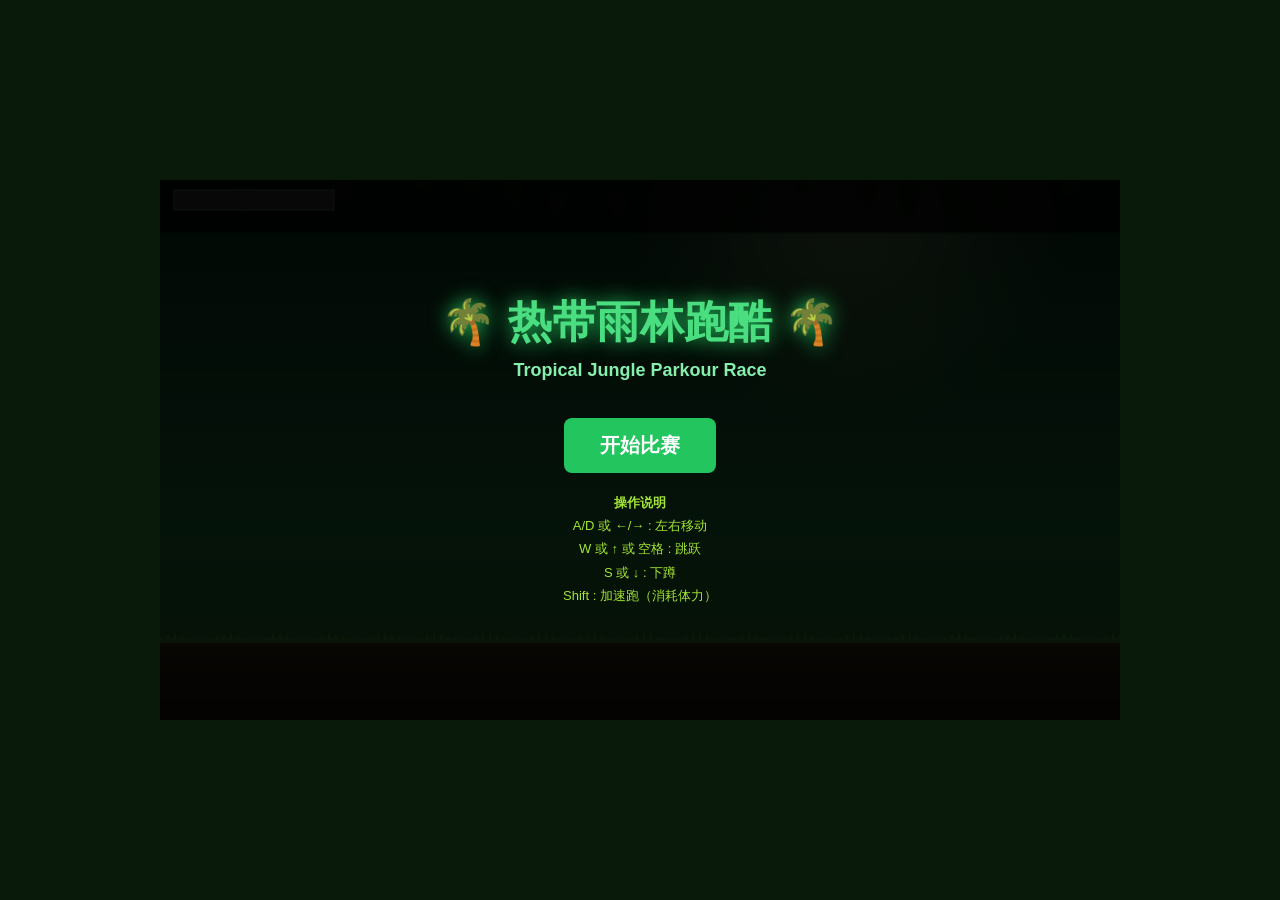
<file: parkour/parkour-race.html>
<!DOCTYPE html>
<html lang="zh">
<head>
<meta charset="UTF-8">
<meta name="viewport" content="width=device-width, initial-scale=1.0">
<title>热带雨林跑酷竞速</title>
<style>
* { margin: 0; padding: 0; box-sizing: border-box; }
body { background: #0a1a0a; display: flex; justify-content: center; align-items: center; height: 100vh; overflow: hidden; font-family: 'Arial', sans-serif; }
canvas { display: block; max-width: 100vw; max-height: 100vh; width: auto; height: auto; }
#game-container { position: relative; }
#start-screen, #end-screen {
  position: absolute; top: 0; left: 0; width: 100%; height: 100%;
  display: flex; flex-direction: column; justify-content: center; align-items: center;
  background: rgba(0,0,0,0.85); color: #fff; pointer-events: auto; z-index: 10;
}
#start-screen h1 { font-size: 44px; color: #4ade80; text-shadow: 0 0 20px #22c55e; margin-bottom: 8px; }
#start-screen h2 { font-size: 18px; color: #86efac; margin-bottom: 25px; }
#end-screen h1 { font-size: 40px; margin-bottom: 8px; }
#end-screen h2 { font-size: 22px; color: #fbbf24; margin-bottom: 16px; }
.btn {
  padding: 14px 36px; font-size: 20px; border: none; border-radius: 8px;
  cursor: pointer; background: #22c55e; color: #fff; font-weight: bold;
  transition: transform 0.1s; margin-top: 12px;
}
.btn:hover { transform: scale(1.05); background: #16a34a; }
.controls-info { color: #a3e635; font-size: 13px; margin-top: 18px; text-align: center; line-height: 1.8; }
.result-row { font-size: 18px; color: #e2e8f0; margin: 4px 0; }
.result-row.winner { color: #fbbf24; font-size: 22px; font-weight: bold; }
#end-screen { display: none; }
</style>
</head>
<body>

<div id="game-container">
  <canvas id="game"></canvas>
  <div id="start-screen">
    <h1>🌴 热带雨林跑酷 🌴</h1>
    <h2>Tropical Jungle Parkour Race</h2>
    <button class="btn" onclick="startGame()">开始比赛</button>
    <div class="controls-info">
      <b>操作说明</b><br>
      A/D 或 ←/→ : 左右移动<br>
      W 或 ↑ 或 空格 : 跳跃<br>
      S 或 ↓ : 下蹲<br>
      Shift : 加速跑（消耗体力）
    </div>
  </div>
  <div id="end-screen">
    <h1 id="end-title"></h1>
    <h2 id="end-subtitle"></h2>
    <div id="results"></div>
    <button class="btn" onclick="startGame()">再来一局</button>
  </div>
</div>

<script>
const canvas = document.getElementById('game');
const ctx = canvas.getContext('2d');
const W = 960, H = 540;
canvas.width = W; canvas.height = H;

const GRAVITY = 0.55;
const GROUND_Y = H - 80;
const TRACK_LENGTH = 7000;
const GAME_DURATION = 60;
const PLAYER_W = 32, PLAYER_H = 52;
const CROUCH_H = 28;
const FPS = 60;
const DT = 1 / FPS;

const LEAF_GREENS = ['#1a5c1a', '#2d7a2d', '#3d9a3d', '#1e6b1e', '#0f4f0f'];

let gameState = 'menu';
let gameTime = 0;
let cameraX = 0;
let platforms = [];
let obstacles = [];
let decorations = [];
let clouds = [];
let particles = [];
let fruits = [];
let monsters = [];
let pandas = [];
let swords = [];
let rivers = [];
let bees = [];
let lastTime = 0;

class Runner {
  constructor(name, color, bodyColor2, isPlayer, aiSkill) {
    this.name = name;
    this.color = color;
    this.bodyColor2 = bodyColor2;
    this.isPlayer = isPlayer;
    this.aiSkill = aiSkill || 0.5;
    this.reset();
  }
  reset() {
    this.x = 80;
    this.y = GROUND_Y - PLAYER_H;
    this.vx = 0;
    this.vy = 0;
    this.onGround = true;
    this.crouching = false;
    this.sprinting = false;
    this.stamina = 100;
    this.baseSpeed = 3.5;
    this.sprintSpeed = 6.2;
    this.facing = 1;
    this.animFrame = 0;
    this.animTimer = 0;
    this.finished = false;
    this.finishTime = null;
    this.distance = 0;
    this.stunTimer = 0;
    this.ridingPanda = null;
    this.hasSword = false;
    this.swordTimer = 0;
    this.inRiver = false;
    this.aiJumpCD = 0;
    this.aiCrouchT = 0;
    this.aiDecT = 0;
    this.aiSprint = false;
  }
  get h() { return this.crouching ? CROUCH_H : PLAYER_H; }

  update(keys) {
    if (this.finished) return;

    // Riding panda — panda controls movement
    if (this.ridingPanda) {
      // Auto-dismount if panda died
      if (!this.ridingPanda.alive) {
        this.ridingPanda = null;
        this.stunTimer = 0.5;
      }
    }
    if (this.ridingPanda) {
      // Jump off panda
      const wantJump = this.isPlayer
        ? (keys['KeyW'] || keys['ArrowUp'] || keys['Space'])
        : false; // AI won't jump off
      if (wantJump) {
        this.ridingPanda.rider = null;
        this.ridingPanda = null;
        this.vy = -10;
        this.onGround = false;
      } else {
        this._checkFruits();
        // Check vine collision while riding
        for (const obs of obstacles) {
          if (obs.type === 'high' &&
              this.x + PLAYER_W - 6 > obs.x && this.x + 6 < obs.x + obs.w &&
              this.y + PLAYER_H > obs.y && this.y < obs.y + obs.h) {
            this.ridingPanda.rider = null;
            this.ridingPanda = null;
            this.x -= 40; this.vx = -2; this.vy = -3; this.stunTimer = 1.5;
            break;
          }
        }
        if (this.ridingPanda) {
          this.distance = Math.max(this.distance, this.x);
          if (this.x >= TRACK_LENGTH && !this.finished) { this.finished = true; this.finishTime = gameTime; }
          return;
        }
      }
    }

    // Stunned — can't move
    if (this.stunTimer > 0) {
      this.stunTimer -= DT;
      this.vx = 0;
      this.vy += GRAVITY;
      this.y += this.vy;
      if (this.y + PLAYER_H >= GROUND_Y) { this.y = GROUND_Y - PLAYER_H; this.vy = 0; }
      // Still check fruit pickup while stunned
      this._checkFruits();
      return;
    }

    if (this.isPlayer) this.playerInput(keys);
    else this.ai();

    this.vy += GRAVITY;
    this.x += this.vx;
    this.y += this.vy;

    this.onGround = false;
    if (this.y + PLAYER_H >= GROUND_Y) {
      this.y = GROUND_Y - PLAYER_H;
      this.vy = 0;
      this.onGround = true;
    }

    const cy = this.crouching ? this.y + PLAYER_H - CROUCH_H : this.y;
    const ch = this.crouching ? CROUCH_H : PLAYER_H;
    for (const p of platforms) {
      if (p.trunk) continue;
      if (this.vy >= 0 &&
          this.x + PLAYER_W - 5 > p.x && this.x + 5 < p.x + p.w &&
          this.y + PLAYER_H >= p.y && this.y + PLAYER_H <= p.y + 14) {
        this.y = p.y - PLAYER_H;
        this.vy = 0;
        this.onGround = true;
      }
    }

    for (const obs of obstacles) {
      const ox = obs.x, oy = obs.y, ow = obs.w, oh = obs.h;
      if (this.x + PLAYER_W - 6 > ox && this.x + 6 < ox + ow &&
          cy + ch - 4 > oy && cy + 4 < oy + oh) {
        if (obs.type === 'high') {
          // Vines — knockback + stun (lighter for AI to prevent stuck loops)
          if (this.isPlayer) {
            this.x -= 30; this.vx = -1; this.stunTimer = 1.2;
          } else {
            this.vx *= 0.1; this.stunTimer = 0.3;
          }
          if (this.ridingPanda) { this.ridingPanda.rider = null; this.ridingPanda = null; }
          for (let k = 0; k < 8; k++) {
            particles.push({ x: ox + ow / 2, y: oy + oh / 2, vx: (Math.random() - 0.5) * 5, vy: -2 - Math.random() * 3, life: 20, color: '#3d6a1a' });
          }
          break;
        } else {
          // Low obstacles are solid walls
          if (this.vx > 0) { this.x = ox - PLAYER_W; this.vx = -1; }
          else { this.x = ox + ow; this.vx = 1; }
        }
      }
    }

    this._checkFruits();
    // River check — slow down when swimming
    this.inRiver = false;
    for (const rv of rivers) {
      if (this.x + PLAYER_W > rv.x && this.x < rv.x + rv.w && this.onGround) {
        this.inRiver = true;
        this.vx *= 0.55;
      }
    }
    this.animTimer += Math.abs(this.vx) * 0.12;
    if (this.animTimer > 1) { this.animTimer = 0; this.animFrame = (this.animFrame + 1) % 4; }
    this.distance = Math.max(this.distance, this.x);
    if (this.x >= TRACK_LENGTH && !this.finished) {
      this.finished = true;
      this.finishTime = gameTime;
    }
  }

  _checkFruits() {
    for (const f of fruits) {
      if (!f.collected && this.x + PLAYER_W > f.x && this.x < f.x + f.w &&
          this.y + PLAYER_H > f.y && this.y < f.y + f.h) {
        f.collected = true;
        if (f.poison) {
          this.stunTimer = 2.5;
          this.vx = 0;
          for (let i = 0; i < 8; i++) {
            particles.push({ x: f.x + f.w / 2, y: f.y + f.h / 2, vx: (Math.random() - 0.5) * 5, vy: -1 - Math.random() * 3, life: 25, color: '#ef4444' });
          }
        } else {
          this.stamina = Math.min(100, this.stamina + 35);
          for (let i = 0; i < 6; i++) {
            particles.push({ x: f.x + f.w / 2, y: f.y + f.h / 2, vx: (Math.random() - 0.5) * 4, vy: -1 - Math.random() * 3, life: 18, color: '#4ade80' });
          }
        }
      }
    }
    // Sword pickup
    for (const s of swords) {
      if (!s.collected && this.x + PLAYER_W > s.x && this.x < s.x + s.w &&
          this.y + PLAYER_H > s.y && this.y < s.y + s.h) {
        s.collected = true;
        this.hasSword = true;
        this.swordTimer = 20; // 20 seconds of sword power
        for (let i = 0; i < 6; i++) {
          particles.push({ x: s.x + s.w / 2, y: s.y + s.h / 2, vx: (Math.random() - 0.5) * 4, vy: -2 - Math.random() * 2, life: 20, color: '#facc15' });
        }
      }
    }
    // Sword timer
    if (this.hasSword) {
      this.swordTimer -= DT;
      if (this.swordTimer <= 0) { this.hasSword = false; this.swordTimer = 0; }
    }
  }

  playerInput(keys) {
    const left = keys['KeyA'] || keys['ArrowLeft'];
    const right = keys['KeyD'] || keys['ArrowRight'];
    const jump = keys['KeyW'] || keys['ArrowUp'] || keys['Space'];
    const crouch = keys['KeyS'] || keys['ArrowDown'];
    const sprint = keys['ShiftLeft'] || keys['ShiftRight'];

    this.crouching = crouch && this.onGround;
    this.sprinting = sprint && !this.crouching && this.stamina > 0;
    let speed = this.crouching ? 1.8 : (this.sprinting ? this.sprintSpeed : this.baseSpeed);
    if (this.sprinting) { this.stamina = Math.max(0, this.stamina - 0.4); }

    if (right) { this.vx = speed; this.facing = 1; }
    else if (left) { this.vx = -speed; this.facing = -1; }
    else { this.vx *= 0.75; }

    if (jump && this.onGround && !this.crouching) {
      this.vy = -12.5;
      this.onGround = false;
    }
  }

  ai() {
    this.aiJumpCD--;
    if (this.aiCrouchT > 0) { this.aiCrouchT--; this.crouching = true; } else { this.crouching = false; }
    this.aiDecT--;

    let needJump = false, needCrouch = false;
    const look = 100 + this.aiSkill * 100;

    for (const obs of obstacles) {
      const dx = obs.x - this.x;
      if (obs.type === 'low' && dx > -10 && dx < look) {
        needJump = true;
      } else if (obs.type === 'high') {
        // Detect ahead AND while currently inside the obstacle
        const insideOrAhead = dx > -(obs.w + PLAYER_W) && dx < look;
        if (insideOrAhead) needCrouch = true;
      }
    }
    for (const p of platforms) {
      const dx = p.x - this.x;
      if (dx > 0 && dx < 90 && p.y < this.y) needJump = true;
    }

    if (this.aiDecT <= 0) {
      this.aiDecT = 20 + Math.random() * 30;
      this.aiSprint = Math.random() < this.aiSkill * 0.55 && this.stamina > 25;
    }

    this.sprinting = this.aiSprint && this.stamina > 3;
    let speed = this.sprinting ? this.sprintSpeed * (0.82 + this.aiSkill * 0.18) : this.baseSpeed * (0.88 + this.aiSkill * 0.12);
    if (this.crouching) speed *= 0.5;
    if (this.sprinting) this.stamina = Math.max(0, this.stamina - 0.35);

    this.vx = speed;
    this.facing = 1;

    if (needJump && this.onGround && this.aiJumpCD <= 0) {
      this.vy = -12.5;
      this.onGround = false;
      this.aiJumpCD = 25;
    }
    if (needCrouch && !needJump) this.aiCrouchT = Math.max(this.aiCrouchT, 30);

  }

  draw(camX) {
    const sx = this.x - camX;
    if (sx < -60 || sx > W + 60) return;
    const h = this.h;
    const oY = this.crouching ? PLAYER_H - CROUCH_H : 0;
    const baseY = this.y + oY;

    ctx.save();
    ctx.translate(sx + PLAYER_W / 2, baseY + h / 2);
    if (this.facing < 0) ctx.scale(-1, 1);

    // Shadow
    ctx.fillStyle = 'rgba(0,0,0,0.25)';
    ctx.beginPath();
    ctx.ellipse(0, h / 2 + (GROUND_Y - baseY - h) - 2, 14, 4, 0, 0, Math.PI * 2);
    ctx.fill();

    // Body
    ctx.fillStyle = this.color;
    const bw = PLAYER_W - 6;
    ctx.beginPath();
    ctx.roundRect(-bw / 2, -h / 2 + 12, bw, h - 12, 3);
    ctx.fill();

    // Shirt detail
    ctx.fillStyle = this.bodyColor2;
    ctx.fillRect(-bw / 2 + 2, -h / 2 + 16, bw - 4, 8);

    // Head
    ctx.fillStyle = '#e8c49a';
    ctx.beginPath();
    ctx.arc(0, -h / 2 + 8, 10, 0, Math.PI * 2);
    ctx.fill();

    // Hair
    ctx.fillStyle = '#3a2a1a';
    ctx.beginPath();
    ctx.arc(0, -h / 2 + 4, 10, Math.PI, Math.PI * 2);
    ctx.fill();

    // Eyes
    ctx.fillStyle = '#222';
    ctx.fillRect(3, -h / 2 + 6, 3, 3);

    // Arms
    const armSwing = Math.sin(this.animFrame * Math.PI / 2) * 0.5;
    ctx.fillStyle = '#e8c49a';
    ctx.save();
    ctx.translate(-bw / 2 - 2, -h / 2 + 18);
    ctx.rotate(armSwing);
    ctx.fillRect(-2, 0, 5, 14);
    ctx.restore();
    ctx.save();
    ctx.translate(bw / 2 + 2, -h / 2 + 18);
    ctx.rotate(-armSwing);
    ctx.fillRect(-3, 0, 5, 14);
    ctx.restore();

    // Legs
    if (!this.crouching) {
      const legSwing = Math.sin(this.animFrame * Math.PI / 2) * 0.5;
      ctx.fillStyle = '#2a4a7a';
      ctx.save();
      ctx.translate(-5, h / 2 - 6);
      ctx.rotate(legSwing);
      ctx.fillRect(-3, 0, 7, 12);
      // Shoe
      ctx.fillStyle = '#4a3020';
      ctx.fillRect(-3, 10, 9, 4);
      ctx.restore();
      ctx.save();
      ctx.translate(5, h / 2 - 6);
      ctx.rotate(-legSwing);
      ctx.fillRect(-4, 0, 7, 12);
      ctx.fillStyle = '#4a3020';
      ctx.fillRect(-4, 10, 9, 4);
      ctx.restore();
    }

    // Sprint particles
    if (this.sprinting && Math.abs(this.vx) > 3) {
      ctx.globalAlpha = 0.5;
      for (let i = 0; i < 3; i++) {
        ctx.fillStyle = '#ffd700';
        ctx.fillRect(-bw / 2 - 6 - i * 7, -h / 4 + (Math.random() - 0.5) * h * 0.6, 5, 2);
      }
      ctx.globalAlpha = 1;
    }

    ctx.restore();

    // Stun effect — spinning stars
    if (this.stunTimer > 0) {
      const t = gameTime * 4;
      for (let i = 0; i < 3; i++) {
        const angle = t + i * Math.PI * 2 / 3;
        const starX = sx + PLAYER_W / 2 + Math.cos(angle) * 16;
        const starY = baseY - 8 + Math.sin(angle) * 6;
        ctx.fillStyle = '#fbbf24';
        ctx.font = '10px Arial'; ctx.textAlign = 'center';
        ctx.fillText('*', starX, starY);
      }
      // Red tint on body
      ctx.globalAlpha = 0.3;
      ctx.fillStyle = '#ef4444';
      ctx.fillRect(sx + 3, baseY, PLAYER_W - 6, h);
      ctx.globalAlpha = 1;
    }

    // Sword held by runner
    if (this.hasSword) {
      const swordX = sx + (this.facing > 0 ? PLAYER_W + 2 : -10);
      const swordY = baseY + h / 2 - 12;
      // Blade
      ctx.fillStyle = '#e2e8f0';
      ctx.save();
      ctx.translate(swordX + 4, swordY + 12);
      ctx.rotate(this.facing > 0 ? -0.3 : 0.3);
      ctx.fillRect(-2, -16, 4, 20);
      ctx.fillStyle = '#facc15';
      ctx.fillRect(-5, 2, 10, 3);
      ctx.fillStyle = '#92400e';
      ctx.fillRect(-1, 5, 3, 6);
      ctx.restore();
      // Golden glow around runner
      ctx.globalAlpha = 0.15 + Math.sin(gameTime * 5) * 0.05;
      ctx.strokeStyle = '#facc15'; ctx.lineWidth = 2;
      ctx.beginPath(); ctx.arc(sx + PLAYER_W / 2, baseY + h / 2, 22, 0, Math.PI * 2); ctx.stroke();
      ctx.globalAlpha = 1;
    }

    // Name
    ctx.fillStyle = this.isPlayer ? '#ffd700' : '#ccc';
    ctx.font = 'bold 12px Arial';
    ctx.textAlign = 'center';
    ctx.fillText(this.name, sx + PLAYER_W / 2, baseY - 6);
  }
}

let player, npc1, npc2, runners = [];
let keys = {};

function generateLevel() {
  platforms = []; obstacles = []; decorations = []; clouds = []; fruits = []; monsters = []; pandas = []; swords = []; rivers = []; bees = [];

  for (let x = 400; x < TRACK_LENGTH - 300; x += 200 + Math.random() * 280) {
    const r = Math.random();
    if (r < 0.3) {
      obstacles.push({ x, y: GROUND_Y - 32, w: 40 + Math.random() * 25, h: 32, type: 'low', style: Math.random() < 0.5 ? 'log' : 'rock' });
    } else if (r < 0.55) {
      obstacles.push({ x, y: GROUND_Y - PLAYER_H - 10, w: 65 + Math.random() * 35, h: 18, type: 'high', style: 'vine' });
    } else if (r < 0.8) {
      const pw = 90 + Math.random() * 100;
      const py = GROUND_Y - 75 - Math.random() * 70;
      platforms.push({ x, y: py, w: pw, h: 14 });
      if (Math.random() < 0.5) {
        obstacles.push({ x: x + pw + 50, y: GROUND_Y - 30, w: 35, h: 30, type: 'low', style: 'rock' });
      }
    } else {
      obstacles.push({ x, y: GROUND_Y - 30, w: 35, h: 30, type: 'low', style: 'rock' });
      obstacles.push({ x: x + 130, y: GROUND_Y - PLAYER_H - 10, w: 55, h: 18, type: 'high', style: 'vine' });
    }
  }

  for (let x = 0; x < TRACK_LENGTH + 500; x += 70 + Math.random() * 110) {
    decorations.push({ x, type: 'tree', h: 110 + Math.random() * 140, layer: Math.random() < 0.5 ? 0 : 1 });
  }
  for (let x = 0; x < TRACK_LENGTH + 500; x += 35 + Math.random() * 55) {
    decorations.push({ x, type: 'bush', w: 30 + Math.random() * 35, h: 18 + Math.random() * 18, layer: 2 });
  }
  for (let i = 0; i < 25; i++) {
    clouds.push({ x: Math.random() * TRACK_LENGTH, y: 15 + Math.random() * 70, w: 50 + Math.random() * 90, speed: 0.1 + Math.random() * 0.15 });
  }
  // Jumpable trees — thick trunks with branch platforms at different heights
  for (let x = 600; x < TRACK_LENGTH - 500; x += 900 + Math.random() * 700) {
    const trunkX = x;
    // Lower branch
    platforms.push({ x: trunkX - 35, y: GROUND_Y - 80 - Math.random() * 30, w: 70, h: 12, tree: true });
    // Upper branch
    platforms.push({ x: trunkX - 30, y: GROUND_Y - 140 - Math.random() * 30, w: 60, h: 12, tree: true });
    // Trunk (visual only — stored for drawing)
    platforms.push({ x: trunkX - 10, y: GROUND_Y - 180, w: 20, h: 180, tree: true, trunk: true });
  }
  // Place exactly 10 green and 10 red fruits evenly along the track
  const fruitSpacing = (TRACK_LENGTH - 600) / 20;
  const fruitSlots = [];
  for (let i = 0; i < 20; i++) {
    fruitSlots.push(300 + i * fruitSpacing + Math.random() * fruitSpacing * 0.5);
  }
  // Shuffle and assign: first 10 green, last 10 red
  for (let i = fruitSlots.length - 1; i > 0; i--) {
    const j = Math.floor(Math.random() * (i + 1));
    [fruitSlots[i], fruitSlots[j]] = [fruitSlots[j], fruitSlots[i]];
  }
  for (let i = 0; i < 20; i++) {
    fruits.push({ x: fruitSlots[i], y: GROUND_Y - 22, w: 18, h: 18, collected: false, poison: i >= 13 });
  }
  // Monsters that patrol back and forth
  for (let x = 800; x < TRACK_LENGTH - 500; x += 1800 + Math.random() * 1200) {
    monsters.push({
      x, y: GROUND_Y - 36, w: 36, h: 36,
      originX: x, range: 80 + Math.random() * 60,
      speed: 1.2 + Math.random() * 0.8, dir: 1,
      animT: Math.random() * 10, mouthOpen: false, dead: false
    });
  }
  // Swords — temporary weapon to kill monsters
  for (let x = 700; x < TRACK_LENGTH - 500; x += 2000 + Math.random() * 1500) {
    swords.push({ x, y: GROUND_Y - 28, w: 14, h: 28, collected: false });
  }
  // Bees — 10 total, chase the nearest runner, sting causes stun
  const beeSpacing = (TRACK_LENGTH - 2000) / 10;
  for (let i = 0; i < 10; i++) {
    const x = 1000 + i * beeSpacing + Math.random() * beeSpacing * 0.3;
    bees.push({
      x, y: GROUND_Y - 100 - Math.random() * 80,
      homeX: x, homeY: GROUND_Y - 100 - Math.random() * 80,
      vx: 0, vy: 0, animT: Math.random() * 10,
      chasing: false, target: null, alive: true
    });
  }
  // Rivers — slow you down, must swim through
  for (let x = 1500; x < TRACK_LENGTH - 2000; x += 2800 + Math.random() * 2000) {
    rivers.push({ x, w: 200 + Math.random() * 150 });
  }
  // Friendly pandas — exactly 10, evenly spaced
  const pandaSpacing = (TRACK_LENGTH - 2100) / 10;
  for (let i = 0; i < 10; i++) {
    const x = 600 + i * pandaSpacing + Math.random() * pandaSpacing * 0.3;
    pandas.push({
      x, y: GROUND_Y - 40, w: 44, h: 40,
      speed: 5 + Math.random() * 1.5, alive: true,
      rider: null, animT: 0, running: false
    });
  }
}

function startGame() {
  document.getElementById('start-screen').style.display = 'none';
  document.getElementById('end-screen').style.display = 'none';
  player = new Runner('你', '#e8b830', '#d4a017', true);
  npc1 = new Runner('阿豹', '#e74c3c', '#c0392b', false, 0.45);
  npc2 = new Runner('小猴', '#3498db', '#2980b9', false, 0.68);
  runners = [player, npc1, npc2];
  generateLevel();
  gameTime = 0;
  cameraX = 0;
  particles = [];
  gameState = 'playing';
  canvas.focus();
}

function endGame() {
  gameState = 'ended';
  const sorted = [...runners].sort((a, b) => {
    if (a.finished && !b.finished) return -1;
    if (!a.finished && b.finished) return 1;
    if (a.finished && b.finished) return a.finishTime - b.finishTime;
    return b.distance - a.distance;
  });
  const t = document.getElementById('end-title');
  const s = document.getElementById('end-subtitle');
  const r = document.getElementById('results');
  if (sorted[0].isPlayer) {
    t.textContent = '恭喜你赢了!'; t.style.color = '#4ade80';
    s.textContent = sorted[0].finished ? `用时 ${sorted[0].finishTime.toFixed(1)}秒 到达终点!` : '你跑得最远!';
  } else {
    t.textContent = '比赛结束'; t.style.color = '#f87171';
    s.textContent = `${sorted[0].name} 获得了第一名!`;
  }
  r.innerHTML = sorted.map((runner, i) => {
    const medal = ['🥇', '🥈', '🥉'][i];
    const info = runner.finished ? `${runner.finishTime.toFixed(1)}秒完赛` : `${Math.floor(runner.distance)}m`;
    return `<div class="result-row ${i === 0 ? 'winner' : ''}">${medal} ${runner.name} — ${info}</div>`;
  }).join('');
  document.getElementById('end-screen').style.display = 'flex';
}

function update() {
  if (gameState !== 'playing') return;
  gameTime += DT;
  for (const r of runners) r.update(keys);


  // Update monsters
  for (const m of monsters) {
    if (m.dead) continue;
    m.animT += DT;
    m.mouthOpen = Math.sin(m.animT * 5) > 0;
    m.x += m.speed * m.dir;
    if (m.x > m.originX + m.range) m.dir = -1;
    if (m.x < m.originX - m.range) m.dir = 1;
    // Check collision with runners
    for (const r of runners) {
      if (r.finished || r.stunTimer > 0) continue;
      if (r.ridingPanda && !r.hasSword) continue;
      if (r.x + PLAYER_W - 6 > m.x && r.x + 6 < m.x + m.w &&
          r.y + PLAYER_H > m.y && r.y < m.y + m.h) {
        if (r.hasSword) {
          // Sword kills monster!
          m.dead = true;
          for (let k = 0; k < 12; k++) {
            particles.push({ x: m.x + m.w / 2, y: m.y + m.h / 2, vx: (Math.random() - 0.5) * 7, vy: -2 - Math.random() * 5, life: 30, color: k % 2 === 0 ? '#a855f7' : '#facc15' });
          }
        } else {
          r.x = 80; r.y = GROUND_Y - PLAYER_H;
          r.vx = 0; r.vy = 0; r.stamina = 100; r.stunTimer = 1;
          r.hasSword = false; r.swordTimer = 0;
          for (let k = 0; k < 10; k++) {
            particles.push({ x: m.x + m.w / 2, y: m.y + m.h / 2, vx: (Math.random() - 0.5) * 6, vy: -2 - Math.random() * 4, life: 25, color: '#ef4444' });
          }
        }
      }
    }
    // Monster eats panda (unless rider has sword — kills monster instead)
    for (const p of pandas) {
      if (!p.alive) continue;
      if (Math.abs(m.x - p.x) < 30 && Math.abs(m.y - p.y) < 30) {
        if (p.rider && p.rider.hasSword) {
          // Sword rider protects panda — kill monster
          m.dead = true;
          for (let k = 0; k < 12; k++) {
            particles.push({ x: m.x + m.w / 2, y: m.y + m.h / 2, vx: (Math.random() - 0.5) * 7, vy: -2 - Math.random() * 5, life: 30, color: k % 2 === 0 ? '#a855f7' : '#facc15' });
          }
        } else {
          p.alive = false;
          if (p.rider) { p.rider.ridingPanda = null; p.rider.stunTimer = 0.5; }
          p.rider = null;
          for (let k = 0; k < 12; k++) {
            particles.push({ x: p.x + p.w / 2, y: p.y + p.h / 2, vx: (Math.random() - 0.5) * 5, vy: -2 - Math.random() * 3, life: 22, color: '#fff' });
          }
        }
      }
    }
  }

  // Update pandas
  for (const p of pandas) {
    if (!p.alive) continue;
    p.animT += DT;
    if (p.vy === undefined) p.vy = 0;
    if (p.onGround === undefined) p.onGround = true;
    if (p.crouching === undefined) p.crouching = false;
    if (p.jumpCD === undefined) p.jumpCD = 0;
    p.jumpCD--;

    // Runner mount
    if (!p.rider) {
      for (const r of runners) {
        if (r.finished || r.ridingPanda || r.stunTimer > 0) continue;
        if (Math.abs(r.x - p.x) < 35 && r.y + PLAYER_H > p.y && r.y < p.y + p.h) {
          p.rider = r;
          r.ridingPanda = p;
          p.running = true;
          p.rideTimer = 8;
          break;
        }
      }
    }

    // Only move when ridden
    if (p.running) {
      // Check if in water
      let inWater = false;
      for (const rv of rivers) {
        if (p.x + p.w > rv.x && p.x < rv.x + rv.w) { inWater = true; break; }
      }

      // Look ahead for obstacles
      let needJump = false, needCrouch = false;
      for (const obs of obstacles) {
        const dx = obs.x - p.x;
        if (dx > -10 && dx < 140) {
          if (obs.type === 'low') needJump = true;
        }
        if (obs.type === 'high') {
          if (dx > -(obs.w + p.w) && dx < 140) needCrouch = true;
        }
      }
      // Check for platforms to jump onto
      for (const pl of platforms) {
        const dx = pl.x - p.x;
        if (dx > 0 && dx < 100 && pl.y < p.y) needJump = true;
      }

      // Jump — stronger in water to clear obstacles
      if (needJump && p.onGround && p.jumpCD <= 0) {
        p.vy = inWater ? -15 : -13;
        p.onGround = false;
        p.jumpCD = 18;
      }
      // Crouch
      p.crouching = needCrouch && !needJump && p.onGround;

      // Movement
      const spd = inWater ? p.speed * 0.45 : (p.crouching ? p.speed * 0.5 : p.speed);
      p.x += spd;

      // Gravity
      p.vy += GRAVITY;
      p.y += p.vy;

      // Ground collision
      const pandaH = p.crouching ? p.h * 0.6 : p.h;
      const pandaGroundY = GROUND_Y - pandaH;
      p.onGround = false;
      if (p.y >= pandaGroundY) {
        p.y = pandaGroundY;
        p.vy = 0;
        p.onGround = true;
      }
      // Platform collision
      for (const pl of platforms) {
        if (pl.trunk) continue;
        if (p.vy >= 0 && p.x + p.w - 5 > pl.x && p.x + 5 < pl.x + pl.w &&
            p.y + pandaH >= pl.y && p.y + pandaH <= pl.y + 14) {
          p.y = pl.y - pandaH;
          p.vy = 0;
          p.onGround = true;
        }
      }

      // Obstacle collision (low obstacles — only block if on ground)
      if (p.onGround) {
        const pcy = p.crouching ? p.y + p.h * 0.4 : p.y;
        const pch = p.crouching ? p.h * 0.6 : p.h;
        for (const obs of obstacles) {
          if (obs.type === 'low' &&
              p.x + p.w - 5 > obs.x && p.x + 5 < obs.x + obs.w &&
              pcy + pch > obs.y && pcy < obs.y + obs.h) {
            p.x = obs.x - p.w;
          }
        }
      }
    }

    // Move rider with panda
    if (p.rider) {
      p.rideTimer -= DT;
      if (p.rideTimer <= 0) {
        // Time's up — auto dismount
        p.rider.ridingPanda = null;
        p.rider.vy = -8;
        p.rider = null;
      } else {
        p.rider.x = p.x + p.w / 2 - PLAYER_W / 2;
        p.rider.y = p.y - PLAYER_H + 10;
        p.rider.vx = p.running ? p.speed : 0;
        p.rider.onGround = p.onGround;
      }
    }
    // Panda disappears at end of track
    if (p.x > TRACK_LENGTH + 100) {
      if (p.rider) { p.rider.ridingPanda = null; }
      p.alive = false;
    }
  }

  // Update bees
  for (const b of bees) {
    if (!b.alive) continue;
    b.animT += DT;
    // Find nearest runner within detection range
    let nearest = null, nearDist = 250;
    for (const r of runners) {
      if (r.finished || r.stunTimer > 0) continue;
      const dx = r.x - b.x, dy = r.y - b.y;
      const dist = Math.sqrt(dx * dx + dy * dy);
      if (dist < nearDist) { nearest = r; nearDist = dist; }
    }
    if (nearest) {
      // Chase
      b.chasing = true;
      b.target = nearest;
      const dx = nearest.x + PLAYER_W / 2 - b.x;
      const dy = nearest.y + PLAYER_H / 2 - b.y;
      const dist = Math.sqrt(dx * dx + dy * dy);
      const spd = 3.5;
      b.vx += (dx / dist) * 0.3;
      b.vy += (dy / dist) * 0.3;
      b.vx = Math.max(-spd, Math.min(spd, b.vx));
      b.vy = Math.max(-spd, Math.min(spd, b.vy));
      // Sting — contact with runner
      if (dist < 20) {
        nearest.stunTimer = 2;
        nearest.vx = 0; nearest.vy = -5;
        if (nearest.ridingPanda) { nearest.ridingPanda.rider = null; nearest.ridingPanda = null; }
        b.alive = false;
        for (let k = 0; k < 6; k++) {
          particles.push({ x: b.x, y: b.y, vx: (Math.random() - 0.5) * 4, vy: -1 - Math.random() * 2, life: 15, color: '#fbbf24' });
        }
      }
    } else {
      // Return to home
      b.chasing = false;
      const dx = b.homeX - b.x, dy = b.homeY - b.y;
      b.vx += dx * 0.01;
      b.vy += dy * 0.01;
      b.vx *= 0.95; b.vy *= 0.95;
    }
    b.x += b.vx;
    b.y += b.vy;
    // Sword kills bee
    for (const r of runners) {
      if (r.hasSword && Math.abs(r.x - b.x) < 30 && Math.abs(r.y - b.y) < 40) {
        b.alive = false;
        for (let k = 0; k < 6; k++) {
          particles.push({ x: b.x, y: b.y, vx: (Math.random() - 0.5) * 4, vy: -2 - Math.random() * 2, life: 18, color: '#facc15' });
        }
      }
    }
  }

  cameraX += (player.x - W * 0.3 - cameraX) * 0.1;
  cameraX = Math.max(0, cameraX);
  for (const c of clouds) c.x += c.speed;

  if (player.sprinting && Math.random() < 0.4) {
    particles.push({ x: player.x, y: player.y + PLAYER_H - 5, vx: -1.5 - Math.random() * 2, vy: -Math.random(), life: 15, color: '#f5d0a9' });
  }
  for (let i = particles.length - 1; i >= 0; i--) {
    const p = particles[i]; p.x += p.vx; p.y += p.vy; p.life--;
    if (p.life <= 0) particles.splice(i, 1);
  }
  if (runners.every(r => r.finished) || gameTime >= GAME_DURATION) endGame();
}

// ===== DRAWING =====

function drawSky() {
  const g = ctx.createLinearGradient(0, 0, 0, H);
  g.addColorStop(0, '#0b3520'); g.addColorStop(0.35, '#145a30');
  g.addColorStop(0.65, '#1e8040'); g.addColorStop(1, '#2d6a1e');
  ctx.fillStyle = g; ctx.fillRect(0, 0, W, H);
  // Light rays
  const sg = ctx.createRadialGradient(W * 0.72, 30, 5, W * 0.72, 30, 220);
  sg.addColorStop(0, 'rgba(255,245,160,0.28)'); sg.addColorStop(1, 'rgba(255,245,160,0)');
  ctx.fillStyle = sg; ctx.fillRect(0, 0, W, H);
}

function drawClouds() {
  ctx.globalAlpha = 0.12;
  for (const c of clouds) {
    const sx = c.x - cameraX * 0.08;
    if (sx > -c.w && sx < W + c.w) {
      ctx.fillStyle = '#90d890';
      ctx.beginPath(); ctx.ellipse(sx, c.y, c.w / 2, 14, 0, 0, Math.PI * 2); ctx.fill();
    }
  }
  ctx.globalAlpha = 1;
}

function drawDeco(layer) {
  const par = [0.25, 0.55, 0.85][layer];
  const alpha = [0.3, 0.5, 0.85][layer];
  ctx.globalAlpha = alpha;
  for (const d of decorations) {
    if (d.layer !== layer) continue;
    const sx = d.x - cameraX * par;
    if (sx < -200 || sx > W + 200) continue;
    if (d.type === 'tree') {
      ctx.fillStyle = '#4a2810';
      ctx.fillRect(sx - 7, GROUND_Y - d.h, 14, d.h);
      const gc = LEAF_GREENS[Math.floor(d.x * 0.1) % LEAF_GREENS.length];
      ctx.fillStyle = gc;
      ctx.beginPath(); ctx.ellipse(sx, GROUND_Y - d.h - 5, 30 + d.h * 0.18, 35 + d.h * 0.12, 0, 0, Math.PI * 2); ctx.fill();
      ctx.fillStyle = LEAF_GREENS[(Math.floor(d.x * 0.1) + 2) % LEAF_GREENS.length];
      ctx.beginPath(); ctx.ellipse(sx - 12, GROUND_Y - d.h + 8, 22, 26, 0, 0, Math.PI * 2); ctx.fill();
    } else {
      ctx.fillStyle = LEAF_GREENS[Math.floor(d.x * 0.05) % LEAF_GREENS.length];
      ctx.beginPath(); ctx.ellipse(sx, GROUND_Y - d.h / 2, d.w / 2, d.h / 2, 0, 0, Math.PI * 2); ctx.fill();
    }
  }
  ctx.globalAlpha = 1;
}

function drawGround() {
  const g = ctx.createLinearGradient(0, GROUND_Y, 0, H);
  g.addColorStop(0, '#3d2b1a'); g.addColorStop(0.4, '#2a1f0f'); g.addColorStop(1, '#1a1208');
  ctx.fillStyle = g; ctx.fillRect(0, GROUND_Y, W, H - GROUND_Y);
  ctx.fillStyle = '#2d8a2d'; ctx.fillRect(0, GROUND_Y - 3, W, 6);
  for (let x = 0; x < W; x += 7) {
    const h = 3 + Math.sin((x + cameraX) * 0.12 + gameTime * 2.5) * 3;
    ctx.fillStyle = '#3daa3d'; ctx.fillRect(x, GROUND_Y - h, 2, h);
  }
}

function drawPlatforms() {
  for (const p of platforms) {
    const sx = p.x - cameraX;
    if (sx > W + 10 || sx + p.w < -10) continue;
    if (p.trunk) {
      // Tree trunk
      ctx.fillStyle = '#5a3518';
      ctx.fillRect(sx, p.y, p.w, p.h);
      // Bark texture
      ctx.fillStyle = '#6d4420';
      ctx.fillRect(sx + 3, p.y, 6, p.h);
      ctx.fillStyle = '#4a2a10';
      ctx.fillRect(sx + 12, p.y, 4, p.h);
      // Canopy at top
      ctx.fillStyle = '#1a6a1a';
      ctx.beginPath(); ctx.ellipse(sx + p.w / 2, p.y - 10, 40, 35, 0, 0, Math.PI * 2); ctx.fill();
      ctx.fillStyle = '#228a22';
      ctx.beginPath(); ctx.ellipse(sx + p.w / 2 - 12, p.y, 28, 25, 0, 0, Math.PI * 2); ctx.fill();
      ctx.fillStyle = '#15751a';
      ctx.beginPath(); ctx.ellipse(sx + p.w / 2 + 15, p.y - 5, 25, 22, 0, 0, Math.PI * 2); ctx.fill();
    } else if (p.tree) {
      // Tree branch platform
      ctx.fillStyle = '#5a3518';
      ctx.fillRect(sx, p.y, p.w, p.h);
      ctx.fillStyle = '#6d4420';
      ctx.fillRect(sx + 2, p.y + 2, p.w - 4, 4);
      // Leaves on branch
      ctx.fillStyle = '#2d8a2d';
      for (let lx = sx + 5; lx < sx + p.w; lx += 14) {
        ctx.beginPath(); ctx.ellipse(lx, p.y - 4, 8, 6, 0, 0, Math.PI * 2); ctx.fill();
      }
    } else {
      // Regular wooden platform
      ctx.fillStyle = '#5a3d20'; ctx.fillRect(sx, p.y, p.w, p.h);
      ctx.fillStyle = '#7a5a30'; ctx.fillRect(sx + 2, p.y + 2, p.w - 4, 5);
      ctx.fillStyle = '#4a8a4a'; ctx.fillRect(sx, p.y - 2, p.w, 3);
    }
  }
}

function drawObstacles() {
  for (const obs of obstacles) {
    const sx = obs.x - cameraX;
    if (sx > W + 10 || sx + obs.w < -10) continue;
    if (obs.type === 'low') {
      if (obs.style === 'log') {
        ctx.fillStyle = '#5a3d1a'; ctx.fillRect(sx, obs.y, obs.w, obs.h);
        ctx.fillStyle = '#6d4c2a'; ctx.fillRect(sx + 3, obs.y + 3, obs.w - 6, obs.h - 6);
        ctx.strokeStyle = '#4a2810'; ctx.lineWidth = 1;
        ctx.beginPath(); ctx.ellipse(sx, obs.y + obs.h / 2, 5, obs.h / 2 - 2, 0, 0, Math.PI * 2); ctx.stroke();
      } else {
        ctx.fillStyle = '#6a6a6a';
        ctx.beginPath();
        ctx.moveTo(sx, obs.y + obs.h); ctx.lineTo(sx + 5, obs.y + 5);
        ctx.lineTo(sx + obs.w * 0.4, obs.y); ctx.lineTo(sx + obs.w * 0.7, obs.y + 3);
        ctx.lineTo(sx + obs.w, obs.y + obs.h); ctx.closePath(); ctx.fill();
        ctx.fillStyle = '#4a8a4a'; ctx.fillRect(sx + 5, obs.y + 2, 8, 3);
      }
    } else {
      ctx.strokeStyle = '#3d6a1a'; ctx.lineWidth = 5;
      ctx.beginPath(); ctx.moveTo(sx, obs.y + obs.h / 2); ctx.lineTo(sx + obs.w, obs.y + obs.h / 2); ctx.stroke();
      for (let lx = sx + 4; lx < sx + obs.w; lx += 10) {
        ctx.fillStyle = LEAF_GREENS[Math.floor(lx * 0.1) % LEAF_GREENS.length];
        ctx.beginPath(); ctx.ellipse(lx, obs.y + obs.h + 2, 5, 9, 0.2, 0, Math.PI * 2); ctx.fill();
      }
      // Warning tint
      ctx.fillStyle = 'rgba(255,220,0,0.12)'; ctx.fillRect(sx, obs.y - 2, obs.w, obs.h + 6);
    }
  }
}

function drawRivers() {
  for (const rv of rivers) {
    const sx = rv.x - cameraX;
    if (sx > W + 10 || sx + rv.w < -10) continue;
    // Dig out ground — water fills the gap
    ctx.fillStyle = '#0a3060';
    ctx.fillRect(sx, GROUND_Y - 6, rv.w, 50);
    // Water body
    const wg = ctx.createLinearGradient(0, GROUND_Y - 6, 0, GROUND_Y + 40);
    wg.addColorStop(0, '#1e6ec0');
    wg.addColorStop(0.4, '#1558a8');
    wg.addColorStop(1, '#0d3870');
    ctx.fillStyle = wg;
    ctx.fillRect(sx, GROUND_Y - 6, rv.w, 46);
    // Surface ripples — animated
    ctx.strokeStyle = 'rgba(160,220,255,0.7)';
    ctx.lineWidth = 1.5;
    for (let rx = sx; rx < sx + rv.w; rx += 16) {
      const ry = GROUND_Y - 4 + Math.sin(rx * 0.08 + gameTime * 3) * 2;
      ctx.beginPath();
      ctx.moveTo(rx, ry);
      ctx.quadraticCurveTo(rx + 5, ry - 3, rx + 10, ry);
      ctx.stroke();
    }
    // Foam at edges
    ctx.fillStyle = 'rgba(200,235,255,0.6)';
    ctx.fillRect(sx, GROUND_Y - 8, 8, 6);
    ctx.fillRect(sx + rv.w - 8, GROUND_Y - 8, 8, 6);
    // Bank edges — green dirt
    ctx.fillStyle = '#2d5a1e';
    ctx.fillRect(sx - 5, GROUND_Y - 8, 7, 52);
    ctx.fillRect(sx + rv.w - 2, GROUND_Y - 8, 7, 52);
  }
}

function drawBees() {
  for (const b of bees) {
    if (!b.alive) continue;
    const sx = b.x - cameraX;
    if (sx < -30 || sx > W + 30) continue;

    ctx.save();
    ctx.translate(sx, b.y);

    // Wings — flapping
    const wingAngle = Math.sin(b.animT * 30) * 0.4;
    ctx.fillStyle = 'rgba(220,240,255,0.6)';
    ctx.save();
    ctx.rotate(-0.3 + wingAngle);
    ctx.beginPath(); ctx.ellipse(-3, -6, 7, 4, 0, 0, Math.PI * 2); ctx.fill();
    ctx.restore();
    ctx.save();
    ctx.rotate(0.3 - wingAngle);
    ctx.beginPath(); ctx.ellipse(3, -6, 7, 4, 0, 0, Math.PI * 2); ctx.fill();
    ctx.restore();

    // Body — yellow with black stripes
    ctx.fillStyle = '#fbbf24';
    ctx.beginPath(); ctx.ellipse(0, 0, 7, 5, 0, 0, Math.PI * 2); ctx.fill();
    ctx.fillStyle = '#222';
    ctx.fillRect(-6, -2, 12, 2);
    ctx.fillRect(-5, 2, 10, 2);

    // Head
    ctx.fillStyle = '#222';
    ctx.beginPath(); ctx.arc(7, 0, 3, 0, Math.PI * 2); ctx.fill();

    // Eyes
    ctx.fillStyle = b.chasing ? '#ef4444' : '#fff';
    ctx.beginPath(); ctx.arc(9, -1, 1.5, 0, Math.PI * 2); ctx.fill();

    // Stinger
    ctx.fillStyle = '#222';
    ctx.beginPath();
    ctx.moveTo(-7, 0); ctx.lineTo(-11, 0); ctx.lineTo(-7, 1);
    ctx.fill();

    ctx.restore();

    // Alert indicator when chasing
    if (b.chasing) {
      ctx.fillStyle = '#ef4444';
      ctx.font = 'bold 10px Arial'; ctx.textAlign = 'center';
      ctx.fillText('!', sx, b.y - 12);
    }
  }
}

function drawSwords() {
  for (const s of swords) {
    if (s.collected) continue;
    const sx = s.x - cameraX;
    if (sx < -20 || sx > W + 20) continue;
    const cx = sx + s.w / 2;
    // Float animation
    const bob = Math.sin(gameTime * 3 + s.x) * 3;
    // Glow
    ctx.globalAlpha = 0.2;
    ctx.fillStyle = '#facc15';
    ctx.beginPath(); ctx.arc(cx, s.y + s.h / 2 + bob, 16, 0, Math.PI * 2); ctx.fill();
    ctx.globalAlpha = 1;
    // Blade
    ctx.fillStyle = '#e2e8f0';
    ctx.beginPath();
    ctx.moveTo(cx - 2, s.y + bob + 2);
    ctx.lineTo(cx, s.y + bob - 6);
    ctx.lineTo(cx + 2, s.y + bob + 2);
    ctx.lineTo(cx + 2, s.y + s.h + bob - 6);
    ctx.lineTo(cx - 2, s.y + s.h + bob - 6);
    ctx.closePath(); ctx.fill();
    // Edge highlight
    ctx.fillStyle = '#f8fafc';
    ctx.fillRect(cx - 1, s.y + bob - 4, 1, s.h - 4);
    // Guard
    ctx.fillStyle = '#facc15';
    ctx.fillRect(cx - 6, s.y + s.h + bob - 8, 12, 3);
    // Grip
    ctx.fillStyle = '#92400e';
    ctx.fillRect(cx - 2, s.y + s.h + bob - 5, 4, 8);
    // Pommel
    ctx.fillStyle = '#facc15';
    ctx.beginPath(); ctx.arc(cx, s.y + s.h + bob + 4, 3, 0, Math.PI * 2); ctx.fill();
  }
}

function drawPandas() {
  for (const p of pandas) {
    if (!p.alive) continue;
    const sx = p.x - cameraX;
    if (sx < -60 || sx > W + 60) continue;
    const drawH = p.crouching ? p.h * 0.6 : p.h;
    const cx = sx + p.w / 2, cy = p.y + drawH / 2;

    ctx.save();
    ctx.translate(cx, cy);
    if (p.crouching) ctx.scale(1, 0.6);

    // Body — white oval
    ctx.fillStyle = '#f5f5f5';
    ctx.beginPath(); ctx.ellipse(0, 2, p.w / 2 - 2, p.h / 2 - 2, 0, 0, Math.PI * 2); ctx.fill();

    // Belly
    ctx.fillStyle = '#e8e8e8';
    ctx.beginPath(); ctx.ellipse(0, 6, 12, 10, 0, 0, Math.PI); ctx.fill();

    // Ears — black
    ctx.fillStyle = '#222';
    ctx.beginPath(); ctx.arc(-12, -14, 6, 0, Math.PI * 2); ctx.fill();
    ctx.beginPath(); ctx.arc(12, -14, 6, 0, Math.PI * 2); ctx.fill();

    // Eye patches — black
    ctx.fillStyle = '#222';
    ctx.beginPath(); ctx.ellipse(-7, -3, 6, 5, -0.2, 0, Math.PI * 2); ctx.fill();
    ctx.beginPath(); ctx.ellipse(7, -3, 6, 5, 0.2, 0, Math.PI * 2); ctx.fill();

    // Eyes — white dots
    ctx.fillStyle = '#fff';
    ctx.beginPath(); ctx.arc(-6, -3, 2.5, 0, Math.PI * 2); ctx.fill();
    ctx.beginPath(); ctx.arc(8, -3, 2.5, 0, Math.PI * 2); ctx.fill();

    // Nose
    ctx.fillStyle = '#333';
    ctx.beginPath(); ctx.ellipse(0, 3, 3, 2, 0, 0, Math.PI * 2); ctx.fill();

    // Smile
    ctx.strokeStyle = '#333'; ctx.lineWidth = 1;
    ctx.beginPath(); ctx.arc(0, 4, 4, 0.1, Math.PI - 0.1); ctx.stroke();

    // Legs — animated
    const legBob = p.running ? Math.sin(p.animT * 10) * 4 : 0;
    ctx.fillStyle = '#222';
    ctx.fillRect(-14, p.h / 2 - 10, 8, 10 + legBob);
    ctx.fillRect(6, p.h / 2 - 10, 8, 10 - legBob);

    ctx.restore();

    // Friendly glow
    ctx.globalAlpha = 0.12;
    ctx.fillStyle = '#4ade80';
    ctx.beginPath(); ctx.arc(sx + p.w / 2, p.y + p.h / 2, 28, 0, Math.PI * 2); ctx.fill();
    ctx.globalAlpha = 1;
  }
}

function drawMonsters() {
  for (const m of monsters) {
    if (m.dead) continue;
    const sx = m.x - cameraX;
    if (sx < -50 || sx > W + 50) continue;
    const cx = sx + m.w / 2, cy = m.y + m.h / 2;

    ctx.save();
    ctx.translate(cx, cy);
    if (m.dir < 0) ctx.scale(-1, 1);

    // Body - dark purple beast
    ctx.fillStyle = '#5b21b6';
    ctx.beginPath();
    ctx.ellipse(0, 4, m.w / 2, m.h / 2 - 4, 0, 0, Math.PI * 2);
    ctx.fill();

    // Darker belly
    ctx.fillStyle = '#4c1d95';
    ctx.beginPath();
    ctx.ellipse(0, 8, m.w / 2 - 4, m.h / 2 - 10, 0, 0, Math.PI);
    ctx.fill();

    // Eyes - menacing red
    ctx.fillStyle = '#fef08a';
    ctx.beginPath(); ctx.arc(-6, -4, 5, 0, Math.PI * 2); ctx.fill();
    ctx.beginPath(); ctx.arc(6, -4, 5, 0, Math.PI * 2); ctx.fill();
    ctx.fillStyle = '#dc2626';
    ctx.beginPath(); ctx.arc(-5, -4, 2.5, 0, Math.PI * 2); ctx.fill();
    ctx.beginPath(); ctx.arc(7, -4, 2.5, 0, Math.PI * 2); ctx.fill();

    // Mouth
    if (m.mouthOpen) {
      ctx.fillStyle = '#991b1b';
      ctx.beginPath();
      ctx.ellipse(2, 8, 8, 5, 0, 0, Math.PI);
      ctx.fill();
      // Teeth
      ctx.fillStyle = '#fff';
      for (let t = -5; t <= 5; t += 5) {
        ctx.beginPath();
        ctx.moveTo(t - 2, 6); ctx.lineTo(t, 9); ctx.lineTo(t + 2, 6);
        ctx.fill();
      }
    }

    // Spikes on top
    ctx.fillStyle = '#7c3aed';
    for (let s = -10; s <= 10; s += 7) {
      ctx.beginPath();
      ctx.moveTo(s - 3, -m.h / 2 + 6); ctx.lineTo(s, -m.h / 2 - 4); ctx.lineTo(s + 3, -m.h / 2 + 6);
      ctx.fill();
    }

    // Legs - little stumps that animate
    const legBob = Math.sin(m.animT * 8) * 3;
    ctx.fillStyle = '#4c1d95';
    ctx.fillRect(-12, m.h / 2 - 8, 7, 8 + legBob);
    ctx.fillRect(5, m.h / 2 - 8, 7, 8 - legBob);

    ctx.restore();

    // Danger indicator - subtle red glow
    ctx.globalAlpha = 0.15 + Math.sin(m.animT * 3) * 0.08;
    ctx.fillStyle = '#ef4444';
    ctx.beginPath(); ctx.arc(sx + m.w / 2, m.y + m.h / 2, 30, 0, Math.PI * 2); ctx.fill();
    ctx.globalAlpha = 1;
  }
}

function drawFruits() {
  for (const f of fruits) {
    if (f.collected) continue;
    const sx = f.x - cameraX;
    if (sx < -20 || sx > W + 20) continue;
    const cx = sx + f.w / 2, cy = f.y + f.h / 2;
    const isPoison = f.poison;
    // Glow
    ctx.globalAlpha = 0.25;
    ctx.fillStyle = isPoison ? '#ef4444' : '#4ade80';
    ctx.beginPath(); ctx.arc(cx, cy, 14, 0, Math.PI * 2); ctx.fill();
    ctx.globalAlpha = 1;
    // Fruit body
    ctx.fillStyle = isPoison ? '#dc2626' : '#22c55e';
    ctx.beginPath(); ctx.arc(cx, cy, 8, 0, Math.PI * 2); ctx.fill();
    // Highlight
    ctx.fillStyle = isPoison ? '#fca5a5' : '#86efac';
    ctx.beginPath(); ctx.arc(cx - 2, cy - 3, 3, 0, Math.PI * 2); ctx.fill();
    // Stem and leaf
    ctx.strokeStyle = isPoison ? '#7f1d1d' : '#166534'; ctx.lineWidth = 2;
    ctx.beginPath(); ctx.moveTo(cx, cy - 8); ctx.lineTo(cx + 2, cy - 12); ctx.stroke();
    ctx.fillStyle = '#15803d';
    ctx.beginPath(); ctx.ellipse(cx + 5, cy - 11, 4, 2, 0.4, 0, Math.PI * 2); ctx.fill();
  }
}

function drawFinish() {
  const sx = TRACK_LENGTH - cameraX;
  if (sx < -50 || sx > W + 50) return;
  for (let r = 0; r < 8; r++) {
    for (let c = 0; c < 2; c++) {
      ctx.fillStyle = (r + c) % 2 === 0 ? '#fff' : '#111';
      ctx.fillRect(sx + c * 14, GROUND_Y - 96 + r * 12, 14, 12);
    }
  }
  ctx.fillStyle = '#6b3510'; ctx.fillRect(sx + 11, GROUND_Y - 96, 6, 96);
  ctx.fillStyle = '#ff4444'; ctx.font = 'bold 14px Arial'; ctx.textAlign = 'center';
  ctx.fillText('终 点', sx + 14, GROUND_Y - 102);
}

function drawParticles() {
  for (const p of particles) {
    ctx.globalAlpha = Math.min(p.life / 15, 1);
    ctx.fillStyle = p.color; ctx.fillRect(p.x - cameraX, p.y, 3, 3);
  }
  ctx.globalAlpha = 1;
}

function drawVines() {
  ctx.globalAlpha = 0.35;
  for (let x = 10; x < W; x += 70 + Math.sin(x * 0.015) * 30) {
    const wx = x + cameraX * 0.4;
    ctx.fillStyle = LEAF_GREENS[Math.floor(wx * 0.008) % LEAF_GREENS.length];
    const vl = 18 + Math.sin(wx * 0.018 + gameTime * 1.2) * 10;
    ctx.beginPath(); ctx.ellipse(x, vl / 2 - 2, 10, vl, 0, 0, Math.PI * 2); ctx.fill();
  }
  ctx.globalAlpha = 1;
}

function drawHUD() {
  // Top bar background
  ctx.fillStyle = 'rgba(0,0,0,0.8)';
  ctx.fillRect(0, 0, W, 52);
  ctx.fillStyle = 'rgba(0,0,0,0.3)';
  ctx.fillRect(0, 52, W, 2);

  // Stamina
  ctx.fillStyle = '#333'; ctx.fillRect(14, 10, 160, 20);
  ctx.strokeStyle = '#666'; ctx.lineWidth = 1; ctx.strokeRect(14, 10, 160, 20);
  const sw = (player.stamina / 100) * 156;
  const sc = player.stamina > 50 ? '#4ade80' : player.stamina > 20 ? '#fbbf24' : '#ef4444';
  ctx.fillStyle = sc; ctx.fillRect(16, 12, sw, 16);
  ctx.fillStyle = '#fff'; ctx.font = 'bold 11px Arial'; ctx.textAlign = 'left';
  ctx.fillText(`体力 ${Math.floor(player.stamina)}%`, 22, 25);

  // Timer
  const tl = Math.max(0, GAME_DURATION - gameTime);
  ctx.fillStyle = tl < 10 ? '#ef4444' : '#fff';
  ctx.font = 'bold 24px Arial'; ctx.textAlign = 'center';
  ctx.fillText(`${Math.ceil(tl)}s`, W / 2, 32);

  // Status
  ctx.font = 'bold 12px Arial'; ctx.textAlign = 'left';
  if (player.hasSword) {
    ctx.fillStyle = '#facc15'; ctx.fillText(`剑 ${Math.ceil(player.swordTimer)}s`, 16, 46);
  } else if (player.sprinting) {
    ctx.fillStyle = '#fbbf24'; ctx.fillText('加速中!', 16, 46);
  } else if (player.crouching) {
    ctx.fillStyle = '#60a5fa'; ctx.fillText('下蹲', 16, 46);
  } else {
    ctx.fillStyle = '#aaa'; ctx.fillText(`${Math.floor(player.distance)}m`, 16, 46);
  }

  // Minimap
  const mw = 260, mh = 24, mx = W - mw - 16, my = 12;
  ctx.fillStyle = '#222'; ctx.fillRect(mx - 2, my - 2, mw + 4, mh + 4);
  ctx.strokeStyle = '#555'; ctx.lineWidth = 1; ctx.strokeRect(mx - 2, my - 2, mw + 4, mh + 4);
  const tg = ctx.createLinearGradient(mx, 0, mx + mw, 0);
  tg.addColorStop(0, '#1a3a1a'); tg.addColorStop(1, '#2a6a2a');
  ctx.fillStyle = tg; ctx.fillRect(mx, my, mw, mh);
  // finish marker
  ctx.fillStyle = '#ff4444'; ctx.fillRect(mx + mw - 3, my, 3, mh);
  // runners
  for (const r of runners) {
    const rx = mx + Math.min((r.distance / TRACK_LENGTH) * mw, mw);
    ctx.fillStyle = r.color;
    ctx.beginPath(); ctx.arc(rx, my + mh / 2, 5, 0, Math.PI * 2); ctx.fill();
    ctx.strokeStyle = '#fff'; ctx.lineWidth = 1.5; ctx.stroke();
  }
  ctx.fillStyle = '#999'; ctx.font = '9px Arial';
  ctx.textAlign = 'left'; ctx.fillText('起点', mx, my + mh + 12);
  ctx.textAlign = 'right'; ctx.fillText('终点', mx + mw, my + mh + 12);

  // Controls hint
  ctx.fillStyle = 'rgba(0,0,0,0.6)'; ctx.fillRect(0, H - 24, W, 24);
  ctx.fillStyle = '#999'; ctx.font = '11px Arial'; ctx.textAlign = 'center';
  ctx.fillText('A/D:移动  |  W/空格:跳跃  |  S:下蹲  |  Shift:加速', W / 2, H - 8);
}

function drawCountdown() {
  if (gameTime < 2) {
    const t = gameTime;
    let txt = '', col = '#fff';
    if (t < 0.6) txt = '3';
    else if (t < 1.2) txt = '2';
    else if (t < 1.8) txt = '1';
    else { txt = 'GO!'; col = '#4ade80'; }
    const phase = t % 0.6;
    const a = Math.max(0, 1 - phase / 0.5);
    const sc = 1 + (1 - a) * 0.3;
    ctx.save(); ctx.globalAlpha = a;
    ctx.fillStyle = col; ctx.font = `bold ${55 * sc}px Arial`; ctx.textAlign = 'center';
    ctx.fillText(txt, W / 2, H / 2 + 10);
    ctx.restore();
  }
}

function draw() {
  ctx.clearRect(0, 0, W, H);
  drawSky(); drawClouds();
  drawDeco(0); drawDeco(1);
  drawFinish(); drawPlatforms(); drawObstacles(); drawFruits(); drawSwords(); drawPandas(); drawMonsters(); drawBees();
  drawDeco(2); drawGround(); drawRivers(); drawParticles();
  const sorted = [...runners].sort((a, b) => a.y - b.y);
  for (const r of sorted) r.draw(cameraX);
  drawVines(); drawHUD(); drawCountdown();
}

// ===== LOOP =====
// Use setInterval for reliable timing even when tab is not focused
setInterval(() => {
  update();
  draw();
}, 1000 / FPS);

// Input
document.addEventListener('keydown', e => {
  keys[e.code] = true;
  if (['Space', 'ArrowUp', 'ArrowDown', 'ArrowLeft', 'ArrowRight'].includes(e.code)) e.preventDefault();
});
document.addEventListener('keyup', e => { keys[e.code] = false; });
canvas.addEventListener('contextmenu', e => e.preventDefault());
canvas.setAttribute('tabindex', '0');
</script>
</body>
</html>
</file>
<file: styles.css>
:root {
  --bg: #f6f3ef;
  --bg-tint: #ebe6df;
  --ink: #1c1917;
  --muted: #57534e;
  --accent: #0d9488;
  --accent-soft: rgba(13, 148, 136, 0.12);
  --card: #ffffff;
  --shadow: 0 12px 40px rgba(28, 25, 23, 0.08);
  --radius: 14px;
  --font-sans: "DM Sans", system-ui, sans-serif;
  --font-display: "Fraunces", Georgia, serif;
}

*,
*::before,
*::after {
  box-sizing: border-box;
}

html {
  scroll-behavior: smooth;
}

@media (prefers-reduced-motion: reduce) {
  html {
    scroll-behavior: auto;
  }
}

body {
  margin: 0;
  font-family: var(--font-sans);
  font-size: 1.0625rem;
  line-height: 1.65;
  color: var(--ink);
  background: var(--bg);
}

.skip-link {
  position: absolute;
  left: -9999px;
  top: 0;
  padding: 0.75rem 1rem;
  background: var(--ink);
  color: #fff;
  z-index: 100;
}

.skip-link:focus {
  left: 1rem;
  top: 1rem;
}

.wrap {
  width: min(100% - 2rem, 720px);
  margin-inline: auto;
}

.site-header {
  padding: clamp(3rem, 10vw, 5rem) 0 clamp(2.5rem, 6vw, 3.5rem);
  background:
    radial-gradient(
      ellipse 120% 80% at 100% 0%,
      var(--accent-soft),
      transparent 55%
    ),
    linear-gradient(180deg, #fff 0%, var(--bg) 100%);
  border-bottom: 1px solid rgba(28, 25, 23, 0.06);
}

.eyebrow {
  margin: 0 0 0.5rem;
  font-size: 0.75rem;
  font-weight: 600;
  letter-spacing: 0.14em;
  text-transform: uppercase;
  color: var(--accent);
}

.title {
  margin: 0 0 0.75rem;
  font-family: var(--font-display);
  font-size: clamp(2.25rem, 6vw, 3.25rem);
  font-weight: 700;
  line-height: 1.15;
  letter-spacing: -0.02em;
}

.tagline {
  margin: 0 0 0.5rem;
  max-width: 36em;
  color: var(--muted);
}

.tagline-en {
  margin: 0;
  max-width: 38em;
  font-size: 0.95rem;
  color: var(--muted);
  font-style: italic;
}

.nowrap {
  white-space: nowrap;
}

.section {
  padding: clamp(2.5rem, 6vw, 3.5rem) 0;
}

.section--tint {
  background: var(--bg-tint);
}

.section h2 {
  margin: 0 0 0.75rem;
  font-family: var(--font-display);
  font-size: 1.65rem;
  font-weight: 600;
}

.lead,
.section-intro {
  margin: 0;
  color: var(--muted);
  max-width: 40em;
}

.section-intro {
  margin-bottom: 1.5rem;
  font-size: 0.98rem;
}

.card-grid {
  list-style: none;
  margin: 0;
  padding: 0;
  display: grid;
  gap: 1.25rem;
}

@media (min-width: 560px) {
  .card-grid {
    grid-template-columns: repeat(auto-fill, minmax(260px, 1fr));
  }
}

.card {
  height: 100%;
  margin: 0;
  padding: 1.35rem 1.4rem;
  background: var(--card);
  border-radius: var(--radius);
  box-shadow: var(--shadow);
  border: 1px solid rgba(28, 25, 23, 0.05);
  transition: transform 0.2s ease, box-shadow 0.2s ease;
}

.card:hover {
  transform: translateY(-2px);
  box-shadow: 0 16px 48px rgba(28, 25, 23, 0.1);
}

@media (prefers-reduced-motion: reduce) {
  .card:hover {
    transform: none;
  }
}

.card h3 {
  margin: 0 0 0.5rem;
  font-size: 1.1rem;
  font-weight: 600;
}

.card p {
  margin: 0 0 1rem;
  font-size: 0.95rem;
  color: var(--muted);
}

.card-link {
  font-weight: 600;
  font-size: 0.9rem;
  color: var(--accent);
  text-decoration: none;
}

.card-link:hover {
  text-decoration: underline;
}

.card-link--soon {
  opacity: 0.55;
  cursor: default;
}

.tags {
  list-style: none;
  margin: 0;
  padding: 0;
  display: flex;
  flex-wrap: wrap;
  gap: 0.6rem;
}

.tag {
  display: inline-block;
  padding: 0.4rem 0.85rem;
  font-size: 0.9rem;
  font-weight: 500;
  background: var(--card);
  border-radius: 999px;
  border: 1px solid rgba(28, 25, 23, 0.08);
  box-shadow: 0 2px 8px rgba(28, 25, 23, 0.04);
}

.site-footer {
  padding: 2rem 0 2.5rem;
  border-top: 1px solid rgba(28, 25, 23, 0.08);
  font-size: 0.875rem;
  color: var(--muted);
}

.site-footer p {
  margin: 0 0 0.5rem;
}

.footer-note {
  max-width: 40em;
  font-size: 0.8rem;
  opacity: 0.9;
}

.site-footer code {
  font-size: 0.85em;
  padding: 0.1em 0.35em;
  background: var(--bg-tint);
  border-radius: 4px;
}
</file>
<file: blackbeard/styles.css>
* { box-sizing: border-box; margin: 0; padding: 0; }
:root {
  --ink: #2f2617;
  --ink-soft: #6b5a3e;
  --parch: #f3e7c8;
  --parch-2: #e8dcbe;
  --line: #b9a271;
  --accent: #8c2f22;
  --gold: #b8860b;
  --good: #2f6d3f;
  --bad: #a33127;
}
html, body {
  height: 100%;
  background: #1b1710;
  color: var(--ink);
  font-family: 'Noto Serif SC', 'DM Sans', Georgia, serif;
  overflow: hidden;
  overscroll-behavior: none;
  touch-action: manipulation;           /* 禁 iPad 双击放大，保留点击 */
  -webkit-user-select: none; user-select: none;
  -webkit-touch-callout: none; -webkit-tap-highlight-color: transparent;
}
.screen { width: 100vw; height: 100vh; height: 100dvh; }
.hidden { display: none !important; }
/* .start/.game 的 display:flex 会盖过 UA 的 [hidden] 规则，必须显式提权 */
[hidden] { display: none !important; }
button { font-family: inherit; cursor: pointer; }

/* ===== 开始菜单 ===== */
.start {
  display: flex; align-items: center; justify-content: center;
  background:
    radial-gradient(ellipse at 50% 30%, rgba(200,170,110,0.20), transparent 60%),
    linear-gradient(160deg, #241d13, #0f0d09);
  padding: max(20px, env(safe-area-inset-top)) 20px max(20px, env(safe-area-inset-bottom));
}
.start-card {
  max-width: 640px; text-align: center; color: var(--parch);
  background: rgba(30,25,16,0.55);
  border: 1px solid rgba(200,170,110,0.28);
  border-radius: 18px; padding: 40px 36px;
  box-shadow: 0 30px 80px rgba(0,0,0,0.6);
}
.eyebrow { letter-spacing: .28em; font-size: 12px; color: #c8ac72; margin-bottom: 10px; }
.start-card h1 { font-size: 46px; letter-spacing: .06em; color: #f0e2bd; text-shadow: 0 3px 14px rgba(0,0,0,.6); }
.start-card .sub { font-family: 'DM Sans', sans-serif; letter-spacing: .3em; color: #b9a271; font-size: 13px; margin: 6px 0 20px; }
.tagline { color: #d9caa5; line-height: 1.9; font-size: 15px; margin-bottom: 26px; }
.start-btns { display: flex; flex-direction: column; gap: 12px; }
.foot { margin-top: 22px; font-size: 12px; color: #8c7a55; font-family: 'DM Sans', sans-serif; }
.foot a { color: #b9a271; }

.primary-btn, .ghost-btn {
  border-radius: 10px; padding: 11px 20px; font-size: 15px; font-weight: 600;
  border: 1px solid transparent; transition: filter .12s, transform .08s;
}
.primary-btn { background: linear-gradient(to bottom, #a8451f, #7d2f16); color: #fdf3dc; border-color: #5e2410; }
.ghost-btn { background: rgba(240,226,189,0.10); color: #e6d6ad; border-color: rgba(200,170,110,0.35); }
.primary-btn:hover, .ghost-btn:hover { filter: brightness(1.12); }
.primary-btn:active, .ghost-btn:active { transform: scale(.97); }
.primary-btn:disabled, .ghost-btn:disabled { opacity: .45; cursor: not-allowed; }
.big { padding: 15px 28px; font-size: 17px; }

/* ===== 游戏布局：全屏视野 + 顶部信息条 + 底部指令栏 ===== */
.game { position: relative; overflow: hidden; background: #10131a; }
.view-stage { position: absolute; inset: 0; }
.view-stage canvas { width: 100%; height: 100%; display: block; touch-action: none; }
#view-sail canvas { cursor: crosshair; }
#view-port canvas { cursor: pointer; }

/* 底部指令栏 */
.cmdbar {
  position: absolute; left: 0; right: 0; bottom: 0; z-index: 6;
  display: flex; gap: 8px; flex-wrap: wrap; align-items: center;
  padding: 10px max(14px, env(safe-area-inset-right)) max(12px, env(safe-area-inset-bottom)) max(14px, env(safe-area-inset-left));
  background: linear-gradient(to top, rgba(12,16,22,.92), rgba(12,16,22,.62) 70%, transparent);
}
.cmd-btn {
  background: linear-gradient(to bottom, rgba(70,60,40,.95), rgba(46,38,24,.95));
  border: 1px solid rgba(200,170,110,.45); color: #f0e2bd;
  border-radius: 10px; padding: 11px 16px; font-size: 14.5px; font-weight: 600;
  font-family: 'Noto Serif SC', serif;
}
.cmd-btn:hover { filter: brightness(1.15); }
.cmd-btn:active { transform: scale(.97); }
.cmd-btn.primary { background: linear-gradient(to bottom, #a8451f, #7d2f16); border-color: #5e2410; }
.cmd-btn:disabled { opacity: .4; }
.cmd-spacer { flex: 1; }
.cmd-hint { font-size: 12.5px; color: #b9a271; }

/* 侧栏面板：改为滑入式覆盖层 */
.panel.slide {
  position: absolute; top: 0; right: 0; bottom: 0; z-index: 8;
  width: min(420px, 94vw); border-left: 3px solid #6b5330;
}

.hud {
  position: absolute; top: 0; left: 0; right: 0;
  padding: max(10px, env(safe-area-inset-top)) 14px 10px;
  background: linear-gradient(to bottom, rgba(24,20,13,.82), transparent);
  color: #f0e2bd; pointer-events: none;
  font-family: 'DM Sans', sans-serif;
}
.hud-row { display: flex; gap: 16px; flex-wrap: wrap; align-items: center; font-size: 15px; font-weight: 600; }
.hud-row.small { font-size: 12.5px; opacity: .9; margin-top: 4px; font-weight: 500; }
.hud-gold { color: #ffd76a; }

/* 右侧面板 */
.panel {
  width: 380px; flex: none; height: 100%;
  background: var(--parch);
  background-image:
    radial-gradient(circle at 20% 10%, rgba(160,130,80,.10), transparent 40%),
    radial-gradient(circle at 80% 70%, rgba(160,130,80,.08), transparent 45%);
  border-left: 3px solid #6b5330;
  display: flex; flex-direction: column;
  padding-top: env(safe-area-inset-top);
}
.panel-nav { display: flex; gap: 4px; padding: 8px; border-bottom: 1px solid var(--line); flex-wrap: wrap; }
.nav-btn {
  background: transparent; border: 1px solid var(--line); border-radius: 8px;
  padding: 6px 10px; font-size: 13px; color: var(--ink-soft);
}
.nav-btn.active { background: #6b5330; color: var(--parch); border-color: #6b5330; }
.panel-body { flex: 1; overflow-y: auto; padding: 12px; padding-bottom: max(16px, env(safe-area-inset-bottom)); }

.card {
  background: rgba(255,252,242,.55); border: 1px solid var(--line);
  border-radius: 10px; padding: 12px 14px; margin-bottom: 12px;
}
.card h3 { font-size: 16px; margin-bottom: 8px; color: #4a3b22; }
.muted { color: var(--ink-soft); }
.small { font-size: 12.5px; }
.good { color: var(--good); }
.bad { color: var(--bad); }
.blurb { font-size: 13.5px; line-height: 1.8; color: #4a3b22; margin: 6px 0; }
.tags { display: flex; gap: 6px; flex-wrap: wrap; margin: 4px 0 8px; }
.tag { font-size: 11.5px; border: 1px solid var(--line); border-radius: 999px; padding: 2px 9px; color: var(--ink-soft); }
.stance-hostile { color: var(--bad); border-color: var(--bad); }
.stance-friendly { color: var(--good); border-color: var(--good); }
.btn-row { display: flex; gap: 8px; flex-wrap: wrap; margin-top: 8px; }
.btn-row button { font-size: 13px; padding: 8px 12px; }
.bar { height: 8px; background: rgba(0,0,0,.12); border-radius: 5px; overflow: hidden; margin: 6px 0; }
.bar i { display: block; height: 100%; background: linear-gradient(to right, #8c6d2f, #b8860b); }

.fac-grid { display: grid; grid-template-columns: repeat(2, 1fr); gap: 8px; margin-bottom: 12px; }
.fac-btn {
  background: rgba(255,252,242,.7); border: 1px solid var(--line); border-radius: 10px;
  padding: 14px 8px; font-size: 14px; color: #4a3b22; font-weight: 600;
}
.fac-btn:hover { background: #fff; }

.dest-list { display: flex; flex-direction: column; gap: 4px; margin-top: 6px; }
.dest-btn {
  display: flex; justify-content: space-between; align-items: center;
  background: rgba(255,252,242,.6); border: 1px solid var(--line);
  border-radius: 8px; padding: 8px 10px; font-size: 13px; color: #4a3b22;
}
.dest-btn:hover { background: #fff; }

.tbl { width: 100%; border-collapse: collapse; font-size: 12.5px; }
.tbl th { text-align: left; color: var(--ink-soft); font-weight: 600; border-bottom: 1px solid var(--line); padding: 4px 2px; }
.tbl td { padding: 5px 2px; border-bottom: 1px dashed rgba(107,83,48,.25); }
.tbl .num { text-align: right; }
.tbl .acts { text-align: right; white-space: nowrap; }
.mini {
  background: rgba(107,83,48,.10); border: 1px solid var(--line); border-radius: 6px;
  padding: 3px 7px; font-size: 11.5px; margin-left: 3px; color: #4a3b22;
}
.mini.sell { background: rgba(140,47,34,.10); }
.mini.danger { color: var(--bad); border-color: var(--bad); }
.mini:disabled { opacity: .4; }

.ship-row { border-top: 1px dashed rgba(107,83,48,.3); padding: 10px 0; }
.ship-row:first-of-type { border-top: none; }
.up-row { display: flex; gap: 4px; flex-wrap: wrap; margin-top: 6px; }
.officer { border-top: 1px dashed rgba(107,83,48,.3); padding: 10px 0; }
.officer:first-of-type { border-top: none; }
.logline { font-size: 12.5px; line-height: 1.7; border-bottom: 1px dashed rgba(107,83,48,.2); padding: 4px 0; }

/* ===== 模态 ===== */
#modal-root:empty { display: none; }
.modal-mask { position: fixed; inset: 0; background: rgba(10,8,5,.72); backdrop-filter: blur(3px); z-index: 50; }
.modal {
  position: fixed; top: 50%; left: 50%; transform: translate(-50%,-50%);
  width: min(560px, 92vw); max-height: 86vh; overflow-y: auto; z-index: 51;
  background: var(--parch); border: 2px solid #6b5330; border-radius: 14px;
  padding: 22px 24px; box-shadow: 0 30px 80px rgba(0,0,0,.6);
}
.modal.wide { width: min(720px, 94vw); }
.modal h2 { font-size: 21px; margin-bottom: 12px; color: #4a3b22; }
.modal-body { font-size: 14px; line-height: 1.85; color: #3b3020; }
.modal-actions { display: flex; gap: 10px; flex-wrap: wrap; margin-top: 18px; justify-content: flex-end; }
.story { line-height: 2; }
.story .goal { margin-top: 14px; padding: 10px 12px; background: rgba(184,134,11,.12); border-left: 3px solid var(--gold); border-radius: 4px; }
.story .hist { margin-top: 10px; font-size: 12.5px; color: var(--ink-soft); background: rgba(107,83,48,.08); padding: 9px 12px; border-radius: 4px; }
.story.ending { font-size: 15px; }
.slots { display: flex; flex-direction: column; gap: 8px; }
.slot {
  display: flex; flex-direction: column; gap: 3px;
  border: 1px solid var(--line); border-radius: 8px; padding: 9px 11px; font-size: 13px;
}
.slot.empty { color: var(--ink-soft); flex-direction: row; align-items: center; gap: 8px; }
.slot-acts { display: flex; gap: 6px; margin-top: 4px; }

.toast {
  position: fixed; bottom: 28px; left: 50%; transform: translateX(-50%) translateY(10px);
  background: rgba(30,24,15,.94); color: #f0e2bd; padding: 11px 20px; border-radius: 999px;
  font-size: 14px; z-index: 60; opacity: 0; pointer-events: none; transition: all .18s;
  border: 1px solid rgba(200,170,110,.35); font-family: 'DM Sans', sans-serif;
}
.toast.show { opacity: 1; transform: translateX(-50%) translateY(0); }

/* ===== 全球海图（参考图 + 迷雾） ===== */
.chartview { position: fixed; inset: 0; z-index: 30; background: #12100a; display: flex; flex-direction: column; }
.chart-bar {
  display: flex; align-items: center; gap: 14px; flex-wrap: wrap;
  padding: max(10px, env(safe-area-inset-top)) 16px 10px;
  background: rgba(24,20,13,.95); color: #f0e2bd; border-bottom: 2px solid #6b5330;
}
.chart-bar b { font-size: 17px; }
.chart-bar .muted { flex: 1; color: #b9a271; }
.chart-stage { flex: 1; min-height: 0; }
#cchart { width: 100%; height: 100%; display: block; touch-action: none; cursor: grab; }
#cchart:active { cursor: grabbing; }

/* 港口内的设施面板 */
.town-panel {
  position: absolute; top: 0; right: 0; bottom: 0; width: min(440px, 92vw); z-index: 9;
  background: var(--parch); border-left: 3px solid #6b5330;
  display: flex; flex-direction: column; z-index: 5;
  box-shadow: -14px 0 40px rgba(0,0,0,.45);
}
.tp-head {
  display: flex; align-items: center; justify-content: space-between; gap: 10px;
  padding: 10px 14px; border-bottom: 1px solid var(--line); background: rgba(107,83,48,.10);
}
.tp-head span { font-weight: 700; color: #4a3b22; }
.tp-head .ghost-btn { background: rgba(107,83,48,.12); color: #4a3b22; border-color: var(--line); padding: 6px 12px; font-size: 13px; }
.tp-body { flex: 1; overflow-y: auto; padding: 12px; padding-bottom: max(16px, env(safe-area-inset-bottom)); }

/* 对话框 */
.dlg-npc { font-weight: 700; color: var(--accent); margin-bottom: 8px; }
.dlg-text { line-height: 2; font-size: 14.5px; }
.dlg-quest {
  margin-top: 12px; padding: 10px 12px; border-radius: 6px;
  background: rgba(184,134,11,.14); border-left: 3px solid var(--gold);
}

/* 任务日志 */
.quest { border-top: 1px dashed rgba(107,83,48,.3); padding: 10px 0; }
.quest:first-of-type { border-top: none; }
.quest .qhead { display: flex; align-items: center; gap: 8px; }
.qkind { font-size: 11px; border-radius: 999px; padding: 2px 8px; border: 1px solid; }
.qkind.main { color: #8c2f22; border-color: #8c2f22; background: rgba(140,47,34,.08); }
.qkind.side { color: #4a6b3f; border-color: #4a6b3f; background: rgba(74,107,63,.08); }
.qprog { font-size: 12.5px; color: var(--ink-soft); margin-top: 5px; line-height: 1.7; }
.qdone { opacity: .55; }

/* ===== 海战 ===== */
.battle { position: fixed; inset: 0; z-index: 40; background: #0d1418; display: flex; flex-direction: column; }
.battle-stage { flex: 1; min-height: 0; }
#bcanvas { width: 100%; height: 100%; display: block; touch-action: none; }
.battle-hud {
  background: rgba(16,22,26,.96); border-top: 2px solid #3a4a52; color: #dfe8ec;
  padding: 10px 14px max(12px, env(safe-area-inset-bottom));
  font-family: 'DM Sans', sans-serif;
}
.battle-info { font-size: 13px; margin-bottom: 10px; }
.brow { display: flex; gap: 8px; flex-wrap: wrap; margin-bottom: 8px; }
.btag {
  background: rgba(255,255,255,.09); border: 1px solid rgba(255,255,255,.16);
  border-radius: 999px; padding: 3px 11px; font-size: 12.5px; font-weight: 600;
}
.btag.me { color: #9ccbff; border-color: rgba(120,180,255,.45); background: rgba(70,130,220,.18); }
.btag.foe { color: #ffab9c; border-color: rgba(255,140,120,.45); background: rgba(200,70,50,.18); }
.btag.win { color: #b6f0c4; border-color: rgba(120,220,150,.5); background: rgba(60,160,90,.20); }
.btag.lose { color: #d8cfae; border-color: rgba(200,180,120,.35); background: rgba(120,100,50,.18); }
.bcur {
  display: flex; align-items: center; gap: 10px; flex-wrap: wrap;
  padding: 8px 12px; border-radius: 10px; margin-bottom: 8px;
  background: rgba(255,255,255,.07); border-left: 4px solid #7fb6ff;
}
.bcur.foe { border-left-color: #ff8a7a; }
.bcur b { font-size: 15px; }
.bcur.me b { color: #9ccbff; } .bcur.foe b { color: #ffab9c; }
.bcls { font-size: 12px; padding: 2px 9px; border-radius: 999px; background: rgba(255,215,106,.18); color: #ffd76a; border: 1px solid rgba(255,215,106,.35); }
.bstat { font-size: 12.5px; color: #b9c8d2; }
/* 战斗日志：加大、分色、拉开对比度 */
.blog {
  font-size: 13.5px; line-height: 1.65; max-height: 108px; overflow-y: auto;
  background: rgba(0,0,0,.32); border: 1px solid rgba(255,255,255,.12);
  border-radius: 8px; padding: 8px 12px;
}
.blog .ll { padding: 2px 0; border-bottom: 1px solid rgba(255,255,255,.06); }
.blog .ll:last-child { border-bottom: none; }
.blog .me { color: #a8d4ff; }
.blog .foe { color: #ffb0a2; }
.blog .sys { color: #ffe08a; font-weight: 600; }
.bbtn.flee-ok { border-color: #6ad08a; color: #b6ffcd; }
.ammo-tip { font-size: 12px; color: #9fb0bb; align-self: center; margin-left: 6px; }
.battle-actions { display: flex; gap: 8px; flex-wrap: wrap; align-items: center; }
.bbtn {
  background: rgba(255,255,255,.08); border: 1px solid rgba(255,255,255,.22); color: #e8f0f4;
  border-radius: 9px; padding: 10px 14px; font-size: 14px; font-weight: 600;
}
.bbtn.on { background: #b8860b; border-color: #ffd76a; color: #1a1509; }
.bbtn.end { margin-left: auto; }
.bbtn:disabled { opacity: .35; }
.ammo-row { display: flex; gap: 6px; width: 100%; margin-top: 6px; }
.bbtn.ammo { font-size: 12px; padding: 6px 10px; }

/* ===== 决斗 ===== */
.duel { position: fixed; inset: 0; z-index: 45; background: rgba(8,6,4,.86); display: flex; align-items: center; justify-content: center; padding: 16px; }
.duel-card {
  width: min(620px, 96vw); max-height: 92vh; overflow-y: auto;
  background: var(--parch); border: 2px solid #6b5330; border-radius: 14px; padding: 20px 22px;
}
.duel-card h2 { font-size: 20px; margin-bottom: 12px; color: #4a3b22; }
.dname { font-weight: 700; font-size: 14px; color: #4a3b22; }
.dbar { height: 10px; background: rgba(0,0,0,.14); border-radius: 5px; overflow: hidden; margin: 4px 0 2px; }
.dbar i { display: block; height: 100%; transition: width .2s; }
.dbar.st i.p { background: linear-gradient(to right, #8c6d2f, #d8b04a); }
.dbar.st i.f { background: linear-gradient(to right, #6b5330, #a3894f); }

/* 头部：我方 / 回合数 / 对手 */
.duel-head { display: flex; align-items: baseline; justify-content: space-between; gap: 8px; }
.duel-head .foe { text-align: right; }
.dround { font-size: 12px; color: var(--ink-soft); white-space: nowrap; }

/* 共用体力槽：中间的界线被推来推去 */
.duel-tug {
  position: relative; display: flex; height: 22px; margin: 8px 0 10px;
  border: 2px solid #6b5330; border-radius: 11px; overflow: hidden; background: rgba(0,0,0,.12);
}
.duel-tug i { display: block; height: 100%; transition: width .28s ease; }
.duel-tug .tug-p { background: linear-gradient(to right, #2f6b4f, #4f9c72); }
.duel-tug .tug-f { background: linear-gradient(to left, #8c2f22, #c2503c); }
.duel-tug .tug-n {
  position: absolute; top: 2px; font-size: 12px; font-weight: 700; color: #fff8e6;
  text-shadow: 0 1px 2px rgba(0,0,0,.5);
}
.duel-tug .tug-n.l { left: 8px; }
.duel-tug .tug-n.r { right: 8px; }
.duel-stam { display: grid; grid-template-columns: 1fr 1fr; gap: 10px; margin-bottom: 10px; }

/* 招式 / 架势选择 */
.duel-pick { display: grid; grid-template-columns: 1fr 1fr; gap: 10px; }
.dp-head { font-size: 13px; font-weight: 700; color: #4a3b22; margin-bottom: 6px; }
.dp-head .muted { font-weight: 400; font-size: 11.5px; margin-left: 4px; }
.dzone {
  display: grid; grid-template-columns: 30px 1fr; grid-template-rows: auto auto; align-items: center;
  column-gap: 6px; width: 100%; text-align: left; margin-bottom: 6px;
  background: rgba(255,252,242,.75); border: 1px solid var(--line); border-radius: 10px;
  padding: 7px 9px; color: #4a3b22;
}
.dzone .dz-i { grid-row: span 2; font-size: 20px; text-align: center; }
.dzone b { font-size: 13.5px; }
.dzone .small { font-size: 11px; line-height: 1.4; }
.dzone:hover { background: #fff; border-color: var(--accent); }
.dzone.on { background: #fff5dd; border-color: var(--accent); box-shadow: 0 0 0 2px rgba(140,47,34,.22); }

/* 相克表：明规则，选中行高亮 */
.duel-mx { width: 100%; border-collapse: collapse; margin: 10px 0 4px; font-size: 11.5px; }
.duel-mx th, .duel-mx td { border: 1px solid rgba(107,83,48,.28); padding: 3px 4px; text-align: center; color: #4a3b22; }
.duel-mx th { font-weight: 700; background: rgba(107,83,48,.10); }
.duel-mx tr.on th, .duel-mx tr.on td { background: rgba(216,176,74,.22); }
.duel-mx .t-none { color: #7b6a4a; }
.duel-mx .t-normal { color: #8c6d2f; font-weight: 600; }
.duel-mx .t-big { color: #8c2f22; font-weight: 700; }

.duel-go { display: flex; gap: 8px; align-items: center; margin-top: 8px; }
.duel-go .big { flex: 1; }
.d-blk { color: #7b6a4a; }
.d-hd { font-weight: 700; color: #6b5330; }
.duel-log { margin-top: 12px; font-size: 12.5px; line-height: 1.8; color: #4a3b22; }
.duel-log div { padding: 3px 0; border-bottom: 1px dashed rgba(107,83,48,.2); }
.duel-end { text-align: center; padding: 20px 0; }
.duel-end h2 { font-size: 26px; }
.duel-end p { margin: 10px 0 18px; color: var(--ink-soft); }

/* ===== 响应式（iPad 竖屏 / 小屏）===== */
@media (max-width: 900px) {
  .game { flex-direction: column; }
  .chart-wrap { height: 52%; }
  .panel { width: 100%; height: 48%; border-left: none; border-top: 3px solid #6b5330; }
  .duel-moves { grid-template-columns: repeat(2, 1fr); }
}

/* ===== 新设施面板（银行 / 道具屋 / 公会 / 邸宅）与图鉴 ===== */
.big-row { display: flex; justify-content: space-between; align-items: baseline; padding: 4px 0; font-size: 14px; }
.big-row b { font-size: 16px; }
.btn-row .s-btn, .sr-buy .s-btn {
  background: rgba(255,252,242,.8); border: 1px solid var(--line); border-radius: 8px;
  padding: 5px 10px; font-size: 12.5px; color: #4a3b22; font-weight: 600; white-space: nowrap;
}
.s-btn {
  background: rgba(255,252,242,.8); border: 1px solid var(--line); border-radius: 8px;
  padding: 5px 10px; font-size: 12.5px; color: #4a3b22; font-weight: 600; white-space: nowrap;
}
.s-btn:hover:not(:disabled) { background: #fff; border-color: var(--accent); }
.s-btn:disabled { opacity: .42; }
.btn-row .s-btn.primary, .s-btn.primary { background: var(--accent); border-color: var(--accent); color: #fff5e6; }

.shop-row, .job-row, .codex-row {
  display: flex; align-items: center; gap: 10px;
  padding: 8px 0; border-bottom: 1px dashed rgba(107,83,48,.22);
}
.shop-row:last-child, .job-row:last-child, .codex-row:last-child { border-bottom: 0; }
.sr-main, .jr-main { flex: 1; min-width: 0; }
.sr-stat { width: 58px; text-align: right; font-size: 12.5px; color: #6b5330; font-weight: 600; }
.sr-buy { display: flex; align-items: center; gap: 6px; white-space: nowrap; }
.job-row.locked { opacity: .55; }
.codex-row { justify-content: space-between; }
.codex-row.locked { opacity: .45; }
.cx-side { text-align: right; white-space: nowrap; color: #6b5330; }
.mkt-notes {
  margin: 8px 0; padding: 7px 10px; border-radius: 6px;
  background: rgba(140,109,47,.12); border-left: 3px solid var(--gold);
  line-height: 1.75; color: #4a3b22;
}
.cmd-sep { width: 1px; align-self: stretch; margin: 2px 4px; background: rgba(200,170,110,.28); }
</file>
<file: darkzone/styles.css>
:root {
  --bg: #0b0e13;
  --panel: rgba(14, 19, 28, 0.86);
  --panel-line: rgba(148, 173, 219, 0.22);
  --text: #e8eef7;
  --muted: #93a1b8;
  --accent: #e8b64c;
  --l1: #e8d44d;
  --l2: #f08a3c;
  --l3: #ef4444;
  --ok: #5fd08a;
}

* { margin: 0; padding: 0; box-sizing: border-box; }

html, body {
  width: 100%; height: 100%;
  overflow: hidden;
  background: #0b0f16;
  color: var(--text);
  font-family: 'DM Sans', 'Noto Sans SC', 'PingFang SC', 'Microsoft YaHei', sans-serif;
  user-select: none;
  -webkit-user-select: none;
}

#game { display: block; width: 100vw; height: 100vh; }

.hidden { display: none !important; }

/* ============ 全屏层 ============ */
.screen {
  position: fixed; inset: 0; z-index: 100;
  display: flex; align-items: center; justify-content: center;
  background: radial-gradient(ellipse at 50% 35%, #14202f 0%, #070a10 70%);
  padding: 24px;
}
.overlay {
  position: fixed; inset: 0; z-index: 90;
  display: flex; align-items: center; justify-content: center;
  background: rgba(4, 7, 12, 0.66);
  backdrop-filter: blur(2px);
}

.menu-card {
  background: var(--panel);
  border: 1px solid var(--panel-line);
  border-radius: 16px;
  padding: 36px 40px;
  max-width: 640px; width: 100%;
  box-shadow: 0 24px 80px rgba(0,0,0,0.6);
}
.menu-card h1 {
  font-size: 44px; letter-spacing: 6px; margin: 6px 0 2px;
}
.menu-card h2 { font-size: 26px; margin-bottom: 18px; }
.eyebrow { color: var(--accent); font-size: 13px; letter-spacing: 2px; margin-bottom: 10px; }
.sub { color: var(--muted); letter-spacing: 8px; font-size: 14px; margin-bottom: 20px; }
.tagline { color: #c2cddf; line-height: 1.85; font-size: 15px; margin-bottom: 24px; }
.foot { color: var(--muted); font-size: 12px; margin-top: 18px; }

.menu-btns { display: flex; flex-direction: column; gap: 10px; }
.primary-btn, .ghost-btn {
  font-family: inherit; font-size: 15px; border-radius: 10px;
  padding: 12px 18px; cursor: pointer; color: var(--text);
  transition: all .15s;
}
.primary-btn { background: #c9962f; border: 1px solid #e8b64c; color: #1b1305; font-weight: 700; }
.primary-btn:hover { background: #e8b64c; }
.primary-btn.big, .ghost-btn.big { padding: 14px; font-size: 17px; }
.ghost-btn { background: rgba(255,255,255,0.06); border: 1px solid var(--panel-line); }
.ghost-btn:hover { background: rgba(255,255,255,0.14); }

/* ============ 帮助 ============ */
.help-grid {
  display: grid; grid-template-columns: 130px 1fr; gap: 10px 16px;
  font-size: 14px; margin-bottom: 20px;
}
.help-grid .key {
  background: rgba(255,255,255,0.09); border: 1px solid var(--panel-line);
  border-radius: 6px; padding: 3px 10px; text-align: center; white-space: nowrap;
  font-size: 13px;
}
.help-tips { color: var(--muted); font-size: 13px; line-height: 2; margin-bottom: 20px; }
#btn-help-back { width: 100%; }

/* ============ HUD ============ */
#hud { position: fixed; inset: 0; z-index: 40; pointer-events: none; }

.hud-panel {
  position: absolute; top: 14px; left: 14px;
  background: var(--panel); border: 1px solid var(--panel-line);
  border-radius: 12px; padding: 12px 14px;
  min-width: 250px; max-width: 300px;
  font-size: 13px;
}
.hud-title { color: var(--accent); font-weight: 700; margin-bottom: 6px; font-size: 13px; }
#objective-list { list-style: none; }
#objective-list li {
  padding: 2px 0 2px 20px; position: relative; color: var(--muted); line-height: 1.5;
}
#objective-list li::before { content: '○'; position: absolute; left: 2px; color: var(--muted); }
#objective-list li.done { color: var(--ok); text-decoration: line-through; opacity: .85; }
#objective-list li.done::before { content: '✓'; color: var(--ok); }
#objective-list li.current { color: var(--text); }
#objective-list li.current::before { content: '▸'; color: var(--accent); }
#clue-list { margin-top: 8px; border-top: 1px dashed var(--panel-line); padding-top: 6px; color: #cdd8ea; font-size: 12.5px; line-height: 1.7; }
#clue-list:empty { display: none; }
.clue-item b { color: var(--accent); }
.toast.fade { opacity: 0; transition: opacity .4s; }

#panel-alert { position: absolute; top: 14px; left: 50%; transform: translateX(-50%); }
#global-alert-label {
  padding: 7px 22px; border-radius: 999px; font-weight: 700; font-size: 15px;
  letter-spacing: 3px; opacity: 0; transition: opacity .2s;
  background: rgba(0,0,0,0.55); border: 1px solid transparent;
}
#global-alert-label.show { opacity: 1; }
#global-alert-label.l1 { color: var(--l1); border-color: rgba(232,212,77,.5); }
#global-alert-label.l2 { color: var(--l2); border-color: rgba(240,138,60,.6); }
#global-alert-label.l3 { color: #fff; background: rgba(239,68,68,.85); animation: pulseRed .6s infinite alternate; }
@keyframes pulseRed { from { opacity: .8; } to { opacity: 1; } }

#prompt-bar {
  position: absolute; bottom: 26px; left: 50%; transform: translateX(-50%);
  background: rgba(8, 12, 18, 0.82); border: 1px solid var(--panel-line);
  border-radius: 999px; padding: 9px 22px; font-size: 14px;
  white-space: nowrap; opacity: 0; transition: opacity .12s;
}
#prompt-bar.show { opacity: 1; }
#prompt-bar b { color: var(--accent); font-weight: 700; }

#progress-bar {
  position: absolute; bottom: 74px; left: 50%; transform: translateX(-50%);
  width: 220px; height: 22px; border-radius: 11px;
  background: rgba(8,12,18,.85); border: 1px solid var(--panel-line);
  overflow: hidden; position: absolute;
}
#progress-fill {
  position: absolute; inset: 0; width: 0%;
  background: linear-gradient(90deg, #c9962f, #e8b64c);
  transition: width .05s linear;
}
#progress-text {
  position: relative; z-index: 2; line-height: 22px;
  text-align: center; display: block; font-size: 12px; color: #fff;
}

#stance-bar {
  position: absolute; bottom: 22px; left: 18px;
  background: var(--panel); border: 1px solid var(--panel-line);
  border-radius: 10px; padding: 8px 14px; font-size: 13px;
  display: flex; align-items: center; gap: 8px;
}
#can-count { margin-left: 6px; padding-left: 10px; border-left: 1px solid var(--panel-line); }

#toast-layer { position: absolute; top: 72px; left: 50%; transform: translateX(-50%); width: min(560px, 90vw); }
.toast {
  background: rgba(10, 26, 20, 0.9);
  border: 1px solid rgba(95, 208, 138, 0.4);
  border-left: 3px solid var(--ok);
  border-radius: 10px; padding: 11px 16px; margin: 8px auto;
  font-size: 14px; line-height: 1.6; width: fit-content; max-width: 100%;
  animation: toastIn .25s ease-out;
}
.toast.warn { background: rgba(34, 26, 10, .92); border-color: rgba(232,182,76,.5); border-left-color: var(--accent); }
.toast.danger { background: rgba(34, 12, 12, .92); border-color: rgba(239,68,68,.6); border-left-color: var(--l3); }
@keyframes toastIn { from { opacity: 0; transform: translateY(-8px); } to { opacity: 1; transform: none; } }

#alarm-banner {
  position: absolute; top: 34%; left: 50%; transform: translateX(-50%);
  font-size: 30px; font-weight: 700; letter-spacing: 4px; color: #ff6b6b;
  text-shadow: 0 0 24px rgba(239,68,68,.8);
  animation: alarmFlash .5s infinite alternate;
  text-align: center;
}
@keyframes alarmFlash { from { opacity: .55; } to { opacity: 1; } }

#whistle-hint {
  position: absolute; top: 42%; left: 50%; transform: translateX(-50%);
  color: #ffd3d3; font-size: 15px; text-shadow: 0 0 10px #000;
}

/* 边缘警戒光效 */
#vignette {
  position: fixed; inset: 0; z-index: 30; pointer-events: none;
  opacity: 0; transition: opacity .25s;
  box-shadow: inset 0 0 180px 40px rgba(0,0,0,0);
}
#vignette.l1 { opacity: 1; box-shadow: inset 0 0 180px 30px rgba(232,212,77,0.18); }
#vignette.l2 { opacity: 1; box-shadow: inset 0 0 200px 50px rgba(240,138,60,0.28); }
#vignette.l3 { opacity: 1; animation: vignettePulse .55s infinite alternate; box-shadow: inset 0 0 230px 70px rgba(239,68,68,0.45); }
@keyframes vignettePulse {
  from { box-shadow: inset 0 0 180px 40px rgba(239,68,68,.35); }
  to   { box-shadow: inset 0 0 260px 90px rgba(239,68,68,.6); }
}

/* ============ 密码键盘 ============ */
.keypad-card, .reader-card {
  background: #121822; border: 1px solid var(--panel-line);
  border-radius: 16px; padding: 26px 28px; width: 330px;
  text-align: center;
}
.keypad-card h2 { font-size: 20px; margin-bottom: 4px; }
.keypad-sub { color: var(--muted); font-size: 13px; margin-bottom: 14px; min-height: 18px; }
.keypad-display {
  display: flex; justify-content: center; gap: 12px; margin-bottom: 16px;
}
.keypad-display .dot {
  width: 20px; height: 28px; border-radius: 5px;
  border: 1px solid var(--panel-line); background: rgba(255,255,255,.05);
  position: relative;
}
.keypad-display .dot.filled::after {
  content: ''; position: absolute; inset: 5px;
  border-radius: 3px; background: var(--accent);
}
.keypad-display.shake { animation: shake .3s; }
@keyframes shake {
  0%,100% { transform: translateX(0); } 25% { transform: translateX(-7px); }
  75% { transform: translateX(7px); }
}
#keypad-keys {
  display: grid; grid-template-columns: repeat(3, 1fr); gap: 8px; margin-bottom: 14px;
}
#keypad-keys button {
  padding: 13px 0; font-size: 18px; font-family: inherit;
  background: rgba(255,255,255,.07); border: 1px solid var(--panel-line);
  border-radius: 8px; color: var(--text); cursor: pointer;
}
#keypad-keys button:hover { background: rgba(255,255,255,.16); }
#keypad-keys .keypad-fn { font-size: 13px; }
.keypad-btns { display: flex; gap: 8px; }
.keypad-btns button { flex: 1; }

/* ============ 阅读 ============ */
.reader-card { width: min(480px, 92vw); text-align: left; }
.reader-card h2 { font-size: 19px; margin-bottom: 12px; color: var(--accent); }
#reader-body { font-size: 15px; line-height: 1.9; color: #d3deee; margin-bottom: 20px; white-space: pre-wrap; }
#reader-close { width: 100%; }

/* ============ 结算 / 被抓 ============ */
.caught-card h1 { color: var(--l3); }
.caught-hint { color: var(--muted); font-size: 13px; margin-top: 8px; }
.result-stats { list-style: none; margin: 10px 0 22px; font-size: 14px; color: #cdd8ea; line-height: 2; }
.result-stats li b { color: var(--accent); }
#result-rank { font-size: 52px; letter-spacing: 8px; }
</file>
<file: korea/styles.css>
/* 决战朝鲜 · 重制版 —— 军绿 + 志愿军红 的界面色盘。战场由 canvas 程序化绘制，无图片资源。 */
* { box-sizing: border-box; margin: 0; padding: 0; }
:root {
  --ink: #241f33;
  --bg: #1d201b;
  --panel: #2a2e26;
  --panel-2: #353a30;
  --line: rgba(255,255,255,0.12);
  --khaki: #cdb98a;
  --khaki-lt: #eadfc4;
  --red: #c0392b;
  --red-2: #8f2a20;
  --gold: #e0b45c;
  --blue: #3b5b8a;
  --good: #7fcf7f;
  --bad: #f08a7a;
  --text: #eee8d8;
  --muted: #a49d8c;
}
html, body {
  height: 100%;
  background: var(--bg);
  color: var(--text);
  font-family: 'Noto Serif SC', 'DM Sans', Georgia, serif;
  overflow: hidden;
  overscroll-behavior: none;
  touch-action: manipulation;
  -webkit-user-select: none; user-select: none;
  -webkit-touch-callout: none; -webkit-tap-highlight-color: transparent;
}
.screen { position: fixed; inset: 0; width: 100vw; height: 100vh; height: 100dvh; }
.hidden { display: none !important; }
[hidden] { display: none !important; }
button { font-family: inherit; cursor: pointer; color: inherit; }
button:disabled { opacity: .42; cursor: not-allowed; }
.grow { flex: 1; }
.muted { color: var(--muted); }
.small { font-size: 12.5px; }
.good { color: var(--good); }
.bad { color: var(--bad); }
.row { display: flex; gap: 8px; }
.btn-row { display: flex; gap: 10px; justify-content: flex-end; flex-wrap: wrap; }
.input { font: inherit; padding: 8px 10px; border-radius: 8px; border: 1px solid var(--line); background: rgba(0,0,0,.25); color: var(--text); }

/* ===== 标题 ===== */
.start {
  display: flex; align-items: center; justify-content: center; overflow: auto;
  background:
    radial-gradient(ellipse at 50% 20%, rgba(192,57,43,0.25), transparent 60%),
    linear-gradient(165deg, #2b2f24, #141610);
  padding: max(20px, env(safe-area-inset-top)) 20px max(20px, env(safe-area-inset-bottom));
}
.start-card {
  max-width: 680px; width: 100%; text-align: center; color: var(--khaki-lt);
  background: rgba(20,22,16,0.6); border: 1px solid rgba(224,180,92,0.3);
  border-radius: 18px; padding: 36px 32px; box-shadow: 0 30px 80px rgba(0,0,0,0.6);
}
.eyebrow { letter-spacing: .22em; font-size: 12px; color: var(--gold); margin-bottom: 12px; }
.start-card h1 { font-size: 60px; letter-spacing: .2em; color: #f4e9cf; text-shadow: 0 3px 18px rgba(0,0,0,.7); }
.start-card .sub { font-family: 'DM Sans', sans-serif; letter-spacing: .4em; color: var(--red); font-size: 13px; margin: 10px 0 20px; font-weight: 700; }
.tagline { color: #d8ccae; line-height: 1.95; font-size: 15px; margin-bottom: 24px; }
.tagline i { color: var(--gold); }
.start-btns { display: flex; flex-direction: column; gap: 10px; max-width: 360px; margin: 0 auto; }
.foot { margin-top: 20px; font-size: 12px; color: #8c8470; font-family: 'DM Sans', sans-serif; }
.foot a { color: var(--gold); }

.primary-btn, .ghost-btn {
  border-radius: 10px; padding: 10px 18px; font-size: 15px; font-weight: 600;
  border: 1px solid transparent; transition: filter .12s, transform .08s;
}
.primary-btn { background: linear-gradient(to bottom, #c0392b, #8f2a20); color: #fff3e0; border-color: #6b1f16; }
.ghost-btn { background: rgba(240,226,189,0.08); color: #e6d9b8; border-color: rgba(224,180,92,0.35); }
.primary-btn:hover, .ghost-btn:hover { filter: brightness(1.12); }
.primary-btn:active, .ghost-btn:active { transform: scale(.97); }
.big { padding: 14px 26px; font-size: 17px; }
.primary-btn.small, .ghost-btn.small { padding: 6px 11px; font-size: 13px; }

/* ===== 战役页（设置/简报/整补/结局）===== */
.campaign { overflow: auto; background: linear-gradient(165deg, #2b2f24, #141610); -webkit-overflow-scrolling: touch; }
.campaign-body { min-height: 100%; display: flex; align-items: flex-start; justify-content: center; padding: max(16px, env(safe-area-inset-top)) 14px max(24px, env(safe-area-inset-bottom)); }
.camp-card { width: 100%; max-width: 720px; background: rgba(20,22,16,0.7); border: 1px solid rgba(224,180,92,0.28); border-radius: 16px; padding: 26px 26px 22px; box-shadow: 0 20px 60px rgba(0,0,0,.5); }
.camp-card.wide { max-width: 980px; }
.camp-card h2 { font-size: 30px; color: #f4e9cf; margin: 4px 0 12px; letter-spacing: .06em; }
.camp-card h4 { margin: 14px 0 6px; color: var(--gold); font-size: 15px; }
.prose { line-height: 1.95; color: #d8ccae; }
.prose b { color: #fff; }
.goal-box { margin: 12px 0; background: rgba(192,57,43,0.12); border-left: 4px solid var(--red); border-radius: 0 8px 8px 0; padding: 10px 14px; line-height: 1.8; }
.tips { margin: 8px 0 0 18px; line-height: 1.85; color: #cfc3a6; }
.hist { margin-top: 12px; color: var(--muted); font-size: 13px; line-height: 1.8; border-top: 1px dashed var(--line); padding-top: 10px; }
.brief-grid { display: grid; grid-template-columns: 1.4fr 1fr; gap: 22px; }
.minimap { width: 100%; height: auto; border-radius: 10px; border: 1px solid var(--line); background: #23261f; display: block; }
.roster-mini { display: flex; flex-wrap: wrap; gap: 6px; }
.chip { display: inline-flex; align-items: center; gap: 4px; background: rgba(255,255,255,0.08); border: 1px solid var(--line); border-radius: 999px; padding: 3px 9px; font-size: 12.5px; white-space: nowrap; }
.chip i { font-style: normal; color: var(--muted); }
.chip.dim { opacity: .5; }
.chip.on { border-color: var(--gold); background: rgba(224,180,92,0.18); }
.pick-grid { display: grid; grid-template-columns: repeat(auto-fit, minmax(210px, 1fr)); gap: 10px; margin-top: 12px; }
.pick-card input { position: absolute; opacity: 0; }
.pick-inner { border: 1px solid var(--line); border-radius: 12px; padding: 12px; background: rgba(255,255,255,0.04); cursor: pointer; line-height: 1.7; height: 100%; }
.pick-card input:checked + .pick-inner { border-color: var(--gold); background: rgba(224,180,92,0.14); box-shadow: 0 0 0 2px rgba(224,180,92,0.3); }
.pick-title { font-weight: 700; font-size: 17px; color: #fff; }
.tbl-wrap { overflow-x: auto; }
.tbl { width: 100%; border-collapse: collapse; font-size: 14px; }
.tbl th, .tbl td { padding: 6px 8px; border-bottom: 1px solid var(--line); text-align: left; vertical-align: top; }
.tbl th { color: var(--gold); font-weight: 600; }
.tbl.small { font-size: 12.5px; }
.sw { display: inline-block; width: 14px; height: 14px; border-radius: 3px; vertical-align: -2px; margin-right: 6px; border: 1px solid var(--ink); }
.armory .arm-row { display: flex; align-items: center; justify-content: space-between; gap: 10px; padding: 6px 0; border-bottom: 1px dashed var(--line); flex-wrap: wrap; }
.armory select { font: inherit; font-size: 13px; padding: 5px 8px; border-radius: 8px; background: #2a2e26; color: var(--text); border: 1px solid var(--line); }
.stat-line { display: flex; justify-content: space-between; padding: 6px 0; border-bottom: 1px dashed var(--line); }
.stat-line.big b { color: var(--gold); font-size: 18px; }
.stat-line.bad b { color: var(--bad); }
.result-grid { display: grid; grid-template-columns: 1fr 1fr; gap: 0 22px; }

/* ===== 战斗 ===== */
.battle { background: #23261f; overflow: hidden; }
.map-wrap { position: absolute; inset: 0; }
#map { position: absolute; inset: 0; width: 100%; height: 100%; display: block; touch-action: none; cursor: crosshair; }
.battle.busy #map { cursor: progress; }

.topbar {
  position: absolute; top: 0; left: 0; right: 0; z-index: 5;
  display: flex; align-items: center; justify-content: space-between; gap: 8px; flex-wrap: wrap;
  padding: max(8px, env(safe-area-inset-top)) 12px 8px;
  background: linear-gradient(to bottom, rgba(20,22,16,.92), rgba(20,22,16,.55));
  font-family: 'DM Sans', 'Noto Serif SC', sans-serif; font-size: 14px;
}
.tb-left { display: flex; align-items: center; gap: 8px; flex-wrap: wrap; }
.tb-chip { background: rgba(255,255,255,.1); border-radius: 999px; padding: 2px 9px; font-size: 13px; white-space: nowrap; }
.tb-chip.warn { background: rgba(224,180,92,.25); color: #ffe4a8; }
.tb-right { display: flex; gap: 6px; }
.tb-btn { background: rgba(255,255,255,.1); border: 1px solid var(--line); border-radius: 8px; padding: 5px 10px; font-size: 14px; }
.tb-btn:hover { background: rgba(255,255,255,.18); }

.hint {
  position: absolute; left: 12px; top: 58px; z-index: 5; pointer-events: none;
  background: rgba(20,22,16,.85); border: 1px solid var(--line); border-radius: 8px; padding: 4px 10px; font-size: 12.5px; color: #e6d9b8;
}

.side {
  position: absolute; right: 10px; top: 60px; z-index: 6; width: 320px; max-height: calc(100% - 150px); overflow: auto;
  background: rgba(26,29,23,.94); border: 1px solid var(--line); border-radius: 12px; padding: 12px 14px;
  font-size: 13.5px; line-height: 1.6;
}
.side.empty { background: rgba(26,29,23,.7); }
.side-hint { color: var(--muted); font-size: 13px; }
.side-close { position: absolute; top: 6px; right: 8px; background: none; border: none; font-size: 15px; color: var(--muted); }
.uc-head { padding-right: 24px; margin-bottom: 6px; }
.uc-name { font-weight: 700; font-size: 15.5px; color: #fff; border-left: 4px solid; padding-left: 8px; }
.uc-grid { display: grid; gap: 3px; }
.uc-grid b { color: #fff; }
.uc-status { margin-top: 6px; color: var(--gold); font-size: 12.5px; }
.uc-sec { margin-top: 8px; display: flex; flex-wrap: wrap; gap: 5px; align-items: center; }
.uc-sec b { color: var(--muted); font-weight: 600; margin-right: 4px; }
.uc-sec.est { color: #ffd9a8; display: block; background: rgba(224,180,92,.12); border-radius: 8px; padding: 6px 8px; }
.bar { display: inline-block; width: 60px; height: 7px; border-radius: 4px; background: rgba(255,255,255,.14); overflow: hidden; vertical-align: middle; margin-left: 4px; }
.bar i { display: block; height: 100%; background: var(--good); }
.bar.fatigue i { background: #e8b04a; }
.wbtn { background: rgba(255,255,255,.08); border: 1px solid var(--line); border-radius: 8px; padding: 3px 9px; font-size: 12.5px; }
.wbtn.on { border-color: var(--gold); background: rgba(224,180,92,.2); color: #ffe6b3; }

.actionbar {
  position: absolute; left: 0; right: 0; bottom: 0; z-index: 7;
  padding: 8px 10px max(10px, env(safe-area-inset-bottom));
  background: linear-gradient(to top, rgba(20,22,16,.96), rgba(20,22,16,.75));
  font-family: 'DM Sans', 'Noto Serif SC', sans-serif;
}
.ab-row { display: flex; gap: 6px; align-items: center; flex-wrap: wrap; }
.ab-row + .ab-row { margin-top: 6px; }
.ab-btn { background: rgba(255,255,255,.1); border: 1px solid var(--line); border-radius: 10px; padding: 9px 12px; font-size: 14px; font-weight: 600; }
.ab-btn:hover:not(:disabled) { background: rgba(255,255,255,.18); }
.deploy-row { overflow-x: auto; flex-wrap: nowrap; padding-bottom: 4px; -webkit-overflow-scrolling: touch; }
.chip-btn { flex: 0 0 auto; background: rgba(255,255,255,.08); border: 1px solid var(--line); border-radius: 10px; padding: 6px 10px; font-size: 13px; display: flex; flex-direction: column; align-items: flex-start; line-height: 1.3; }
.chip-btn i { font-style: normal; color: var(--muted); font-size: 11.5px; }
.chip-btn.done { border-color: rgba(127,207,127,.6); background: rgba(127,207,127,.12); }
.chip-btn.on { border-color: var(--gold); background: rgba(224,180,92,.22); }

.log {
  position: absolute; left: 10px; bottom: 74px; z-index: 5; width: 360px; max-height: 40%; overflow: auto; display: none;
  background: rgba(20,22,16,.9); border: 1px solid var(--line); border-radius: 10px; padding: 8px 10px; font-size: 12.5px; line-height: 1.55;
}
.log.open { display: block; }
.logstrip { position: absolute; left: 10px; right: 10px; bottom: 66px; z-index: 4; pointer-events: none; font-size: 12.5px; }
.logstrip .ll { display: inline-block; background: rgba(20,22,16,.8); border-radius: 8px; padding: 3px 9px; max-width: 100%; overflow: hidden; text-overflow: ellipsis; white-space: nowrap; }
.ll.good { color: #cfeec9; } .ll.bad { color: #f6c0b5; } .ll.sys { color: #d9d0b8; }

.dialog {
  position: absolute; left: 50%; transform: translateX(-50%); bottom: 90px; z-index: 12; width: min(760px, 94%);
  background: rgba(18,20,15,.95); border: 1px solid rgba(224,180,92,.45); border-radius: 14px; padding: 14px 18px 12px; cursor: pointer;
  box-shadow: 0 16px 50px rgba(0,0,0,.6); line-height: 1.85; font-size: 15.5px;
}
.dlg-who { font-size: 14px; margin-bottom: 4px; color: var(--gold); }
.dlg-who b { color: #fff; }
.dlg-who.us, .dlg-who.rok { color: #9fbde6; }
.dlg-text { color: #f0e6cf; }
.dlg-more { text-align: right; color: var(--muted); font-size: 12px; margin-top: 4px; }

/* ===== 模态 / 提示 ===== */
#modal-root:empty { display: none; }
.modal-mask { position: fixed; inset: 0; background: rgba(0,0,0,.6); z-index: 50; }
.modal {
  position: fixed; z-index: 51; left: 50%; top: 50%; transform: translate(-50%, -50%);
  width: min(520px, 94vw); max-height: 88vh; max-height: 88dvh; overflow: auto;
  background: #23261f; color: var(--text); border: 1px solid rgba(224,180,92,.35); border-radius: 14px; padding: 20px 22px 16px;
  box-shadow: 0 30px 80px rgba(0,0,0,.7);
}
.modal.wide { width: min(820px, 94vw); }
.modal h2 { font-size: 20px; margin-bottom: 10px; color: #f4e9cf; }
.modal h4 { margin: 12px 0 6px; color: var(--gold); font-size: 14.5px; }
.modal-body { line-height: 1.8; font-size: 14.5px; }
.modal-actions { display: flex; gap: 10px; justify-content: flex-end; margin-top: 14px; flex-wrap: wrap; }
.menu-list { display: flex; flex-direction: column; gap: 8px; }
.menu-list button { text-align: left; }
.cond { list-style: none; margin: 4px 0; }
.cond li { padding: 3px 0; }
.cond li.ok { color: var(--good); }
.tac-list { display: flex; flex-direction: column; gap: 6px; }
.tac-row { text-align: left; background: rgba(255,255,255,.06); border: 1px solid var(--line); border-radius: 10px; padding: 8px 12px; display: flex; flex-direction: column; gap: 2px; line-height: 1.5; }
.tac-row:hover:not(:disabled) { background: rgba(224,180,92,.14); border-color: var(--gold); }
.tac-name { font-weight: 700; color: #fff; font-size: 15px; }
.tac-name i { font-weight: 400; }
.lvl-list { display: flex; flex-direction: column; gap: 6px; }
.lvl-row { display: flex; align-items: center; gap: 12px; text-align: left; background: rgba(255,255,255,.06); border: 1px solid var(--line); border-radius: 10px; padding: 8px 12px; }
.lvl-row:hover:not(:disabled) { background: rgba(224,180,92,.14); border-color: var(--gold); }
.lvl-row.cur { border-color: var(--red); }
.lvl-num { font-family: 'DM Sans', sans-serif; font-size: 20px; font-weight: 700; color: var(--gold); width: 30px; text-align: center; }
.lvl-title { flex: 1; display: flex; flex-direction: column; }
.lvl-title i { font-style: normal; }
.lvl-st { color: var(--muted); font-size: 13px; white-space: nowrap; }
.slots { display: flex; flex-direction: column; gap: 8px; }
.slot { display: flex; justify-content: space-between; align-items: center; gap: 10px; background: rgba(255,255,255,.05); border: 1px solid var(--line); border-radius: 10px; padding: 8px 12px; flex-wrap: wrap; }
.slot.empty { opacity: .7; }
.slot-btns { display: flex; gap: 6px; }
.modal.help .tips li { margin-bottom: 4px; }

.toast {
  position: fixed; left: 50%; bottom: 120px; transform: translateX(-50%) translateY(20px); z-index: 60;
  background: rgba(20,22,16,.95); color: #fff; border: 1px solid rgba(224,180,92,.4); border-radius: 999px; padding: 8px 16px;
  font-size: 14px; opacity: 0; pointer-events: none; transition: opacity .18s, transform .18s; max-width: 90vw; text-align: center;
}
.toast.show { opacity: 1; transform: translateX(-50%) translateY(0); }

/* ===== 窄屏（iPad 竖屏 / 手机）===== */
@media (max-width: 900px) {
  .brief-grid { grid-template-columns: 1fr; }
  .result-grid { grid-template-columns: 1fr; }
  .side { right: 6px; left: 6px; width: auto; top: auto; bottom: 78px; max-height: 34vh; font-size: 13px; padding: 10px 12px; }
  .side.empty { display: none; }
  .log { width: auto; right: 6px; left: 6px; bottom: 78px; }
  .logstrip { bottom: 70px; }
  .hint { top: 52px; }
  .start-card h1 { font-size: 44px; }
  .camp-card { padding: 18px 16px; }
  .camp-card h2 { font-size: 24px; }
  .dialog { bottom: 84px; font-size: 14.5px; }
}
@media (max-width: 560px) {
  .ab-btn { padding: 8px 9px; font-size: 13px; }
  .topbar { font-size: 12.5px; }
  .tb-chip { font-size: 12px; }
}
</file>
<file: odyssey/styles.css>
/* 归途 · Nostos —— 红绘陶器色盘 + Q 版卡通。所有画面由 canvas 程序化绘制，无图片资源。 */
* { box-sizing: border-box; margin: 0; padding: 0; }
:root {
  --terra:  #c1512f;   /* 赤陶红（主色） */
  --terra2: #a33f22;
  --clay:   #e8c9a0;   /* 陶土底 */
  --clay-lt:#f5e2c4;
  --ink:    #241f33;   /* 描边（与 towerclash 的 OUTLINE 一致） */
  --ink-2:  #3a3350;
  --sea:    #1b3a5c;
  --wine:   #5b2a3e;   /* 酒色的海 */
  --bronze: #d9a441;
  --olive:  #6b7f4a;
  --bone:   #efe6d2;
  --good:   #4d8c4a;
  --bad:    #b3402c;
  /* 四色牌 */
  --c-bie:    #c1512f;
  --c-metis:  #3f6fa8;
  --c-peitho: #5c8f5a;
  --c-endure: #d9a441;
  --c-comp:   #8a5fa8;
  --c-relic:  #2fa08f;
  --c-wrath:  #4a4458;
}
html, body {
  height: 100%;
  background: #17121c;
  color: var(--ink);
  font-family: 'Noto Serif SC', 'DM Sans', Georgia, serif;
  overflow: hidden;
  overscroll-behavior: none;
  touch-action: manipulation;            /* 禁 iPad 双击放大，保留点击 */
  -webkit-user-select: none; user-select: none;
  -webkit-touch-callout: none; -webkit-tap-highlight-color: transparent;
}
.screen { position: fixed; inset: 0; width: 100vw; height: 100vh; height: 100dvh; }
.hidden { display: none !important; }
[hidden] { display: none !important; }
button { font-family: inherit; cursor: pointer; }
.grow { flex: 1; }

/* ===== 开始菜单 ===== */
.start {
  display: flex; align-items: center; justify-content: center;
  background:
    radial-gradient(ellipse at 50% 26%, rgba(217,164,65,0.20), transparent 62%),
    linear-gradient(165deg, #2a1a22, #12101a);
  padding: max(20px, env(safe-area-inset-top)) 20px max(20px, env(safe-area-inset-bottom));
}
.start-card {
  max-width: 660px; text-align: center; color: var(--clay);
  background: rgba(28,20,26,0.58);
  border: 1px solid rgba(217,164,65,0.30);
  border-radius: 18px; padding: 40px 36px;
  box-shadow: 0 30px 80px rgba(0,0,0,0.6);
}
.eyebrow { letter-spacing: .24em; font-size: 12px; color: var(--bronze); margin-bottom: 12px; }
.start-card h1 {
  font-size: 58px; letter-spacing: .22em; color: var(--clay-lt);
  text-shadow: 0 3px 18px rgba(0,0,0,.65);
}
.start-card .sub {
  font-family: 'DM Sans', sans-serif; letter-spacing: .52em;
  color: var(--terra); font-size: 13px; margin: 10px 0 22px; font-weight: 700;
}
.tagline { color: #dcc6a4; line-height: 2.0; font-size: 15px; margin-bottom: 26px; }
.tagline i { color: var(--bronze); }
.start-btns { display: flex; flex-direction: column; gap: 12px; }
.foot { margin-top: 22px; font-size: 12px; color: #8c7a66; font-family: 'DM Sans', sans-serif; }
.foot a { color: var(--bronze); }

.primary-btn, .ghost-btn {
  border-radius: 10px; padding: 11px 20px; font-size: 15px; font-weight: 600;
  border: 1px solid transparent; transition: filter .12s, transform .08s;
}
.primary-btn { background: linear-gradient(to bottom, #c1512f, #8f3620); color: #fdf0dc; border-color: #6b2814; }
.ghost-btn { background: rgba(240,226,189,0.10); color: #e6d6ad; border-color: rgba(217,164,65,0.38); }
.primary-btn:hover, .ghost-btn:hover { filter: brightness(1.12); }
.primary-btn:active, .ghost-btn:active { transform: scale(.97); }
.primary-btn:disabled, .ghost-btn:disabled { opacity: .42; cursor: not-allowed; }
.big { padding: 15px 28px; font-size: 17px; }
.small { padding: 7px 12px; font-size: 13px; }

/* ===== 游戏主界面 ===== */
.game { background: #17121c; overflow: hidden; }
#vn-canvas { position: absolute; inset: 0; width: 100%; height: 100%; display: block; }

/* 顶部资源条 */
.hud {
  position: absolute; top: 0; left: 0; right: 0; z-index: 5;
  padding: max(10px, env(safe-area-inset-top)) 14px 12px;
  background: linear-gradient(to bottom, rgba(23,18,28,.86), rgba(23,18,28,.30) 70%, transparent);
  color: var(--clay-lt); pointer-events: none;
  font-family: 'DM Sans', 'Noto Serif SC', sans-serif;
  padding-right: 210px;      /* 给右上角那排按钮让位，否则窄屏上会叠在一起 */
  max-height: 30vh; overflow: hidden;
}
.hud-title { font-size: 15px; margin-bottom: 3px; }
.hud-row { display: flex; gap: 10px; flex-wrap: wrap; align-items: center; font-size: 14.5px; font-weight: 600; }
.hud-chip { display: inline-flex; align-items: center; gap: 3px; white-space: nowrap; }
.hud-chip i { font-style: normal; font-size: 11px; }
.hud-chip b { font-weight: 700; }
.hud-ch { color: var(--bronze); letter-spacing: .04em; }
.hud-crew b { color: #9fd8c8; }
.hud-supply b { color: #e8c46a; }
.hud-kleos b { color: #f0d8a0; }
.hud-hubris b { color: #e58a6a; }
.hud-endure b { color: var(--bronze); }
.hud-bar { width: 60px; height: 6px; border-radius: 3px; background: rgba(255,255,255,.18); overflow: hidden; }
.hud-bar i { display: block; height: 100%; background: var(--terra); }

.topbar {
  position: absolute; top: max(8px, env(safe-area-inset-top)); right: 12px; z-index: 7;
  display: flex; gap: 7px;
}
.icon-btn {
  width: 42px; height: 42px; border-radius: 11px; font-size: 19px;
  background: rgba(36,31,51,.72); border: 1px solid rgba(217,164,65,.42); color: var(--clay-lt);
  transition: filter .12s, transform .08s;
}
.icon-btn:hover { filter: brightness(1.25); }
.icon-btn:active { transform: scale(.94); }

/* ===== 对话框 ===== */
.vn-box {
  position: absolute; left: 0; right: 0; bottom: 0; z-index: 6;
  margin: 0 auto; max-width: 1080px;
  max-height: 48vh; overflow-y: auto; overscroll-behavior: contain;
  padding: 20px 26px max(22px, env(safe-area-inset-bottom));
  background: linear-gradient(to top, rgba(24,18,26,.97), rgba(30,22,32,.92));
  border-top: 3px solid var(--bronze);
  box-shadow: 0 -14px 46px rgba(0,0,0,.55);
  border-radius: 18px 18px 0 0;
  color: var(--clay-lt);
  animation: boxIn .18s ease-out;
}
@keyframes boxIn { from { transform: translateY(14px); opacity: .4 } to { transform: none; opacity: 1 } }
.vn-name {
  display: inline-block; margin: -34px 0 8px; padding: 6px 18px;
  background: linear-gradient(to bottom, var(--terra), var(--terra2));
  color: #fdf0dc; border-radius: 10px; font-weight: 700; font-size: 16px;
  border: 1px solid rgba(36,31,51,.6);
  box-shadow: 0 4px 12px rgba(0,0,0,.4);
}
.vn-text { font-size: 17px; line-height: 2.0; min-height: 4.6em; letter-spacing: .01em; }
.vn-text b { color: var(--bronze); }
.vn-text i { color: #b9a68c; font-style: italic; }
.vn-next { text-align: right; color: var(--bronze); font-size: 15px; animation: blink 1.1s infinite; }
@keyframes blink { 0%,100% { opacity: .25 } 50% { opacity: 1 } }

.vn-choices { display: flex; flex-direction: column; gap: 9px; margin-top: 12px; }
.vn-choice {
  display: flex; align-items: center; gap: 10px; flex-wrap: wrap;
  text-align: left; width: 100%;
  background: rgba(240,226,189,.09); color: var(--clay-lt);
  border: 1px solid rgba(217,164,65,.42); border-left: 4px solid var(--terra);
  border-radius: 10px; padding: 12px 16px; font-size: 15.5px; line-height: 1.6;
  transition: background .12s, transform .08s;
}
.vn-choice:hover:not(:disabled) { background: rgba(217,164,65,.20); }
.vn-choice:active:not(:disabled) { transform: scale(.99); }
.vn-choice.endure { border-left-color: var(--bronze); }
.vn-choice.locked { opacity: .45; cursor: not-allowed; border-left-color: #6b6478; }
.vn-choice-label { flex: 1 1 auto; }
.vn-cost { font-size: 12.5px; color: var(--bronze); background: rgba(217,164,65,.16); border-radius: 6px; padding: 3px 8px; }
.vn-hint { font-size: 12.5px; color: #9a8f7e; }
.vn-lock { font-size: 12.5px; color: #c98a6a; }

/* ===== 资源变化演出 ===== */
.fx-layer {
  position: fixed; inset: 0; z-index: 40; pointer-events: none;
  display: flex; flex-direction: column; align-items: center; justify-content: center; gap: 10px;
}
.fx-item {
  font-size: 17px; font-weight: 700; padding: 11px 22px; border-radius: 12px;
  background: rgba(24,18,26,.94); border: 1px solid rgba(217,164,65,.5); color: var(--clay-lt);
  box-shadow: 0 10px 30px rgba(0,0,0,.55);
  animation: fxIn .28s cubic-bezier(.2,1.4,.4,1);
}
.fx-item.good { border-color: rgba(120,200,140,.6); color: #b8e8c0; }
.fx-item.bad  { border-color: rgba(210,110,80,.6);  color: #f0b09a; }
.fx-item.big  { font-size: 19px; padding: 15px 28px; }
@keyframes fxIn { from { transform: scale(.7) translateY(10px); opacity: 0 } to { transform: none; opacity: 1 } }

/* ===== 模态 ===== */
.modal-mask { position: fixed; inset: 0; background: rgba(10,8,14,.68); z-index: 50; }
.modal {
  position: fixed; z-index: 51; left: 50%; top: 50%; transform: translate(-50%,-50%);
  width: min(560px, 92vw); max-height: 88vh; overflow: auto;
  background: linear-gradient(to bottom, #f5e2c4, #e8c9a0);
  color: var(--ink); border: 3px solid var(--ink); border-radius: 16px;
  padding: 22px 24px; box-shadow: 0 26px 70px rgba(0,0,0,.6);
}
.modal.wide { width: min(860px, 94vw); }
.modal h2 { font-size: 21px; margin-bottom: 12px; color: var(--terra2); letter-spacing: .04em; }
.modal-body { font-size: 15px; line-height: 1.95; }
.modal-body b { color: var(--terra2); }
.modal-actions { display: flex; gap: 10px; flex-wrap: wrap; justify-content: flex-end; margin-top: 18px; }
.modal .primary-btn { background: linear-gradient(to bottom, #c1512f, #8f3620); }
.modal .ghost-btn { background: rgba(36,31,51,.10); color: var(--ink); border-color: rgba(36,31,51,.35); }

.toast {
  position: fixed; left: 50%; bottom: 12%; transform: translateX(-50%) translateY(10px);
  background: rgba(24,18,26,.95); color: var(--clay-lt); border: 1px solid rgba(217,164,65,.5);
  padding: 11px 20px; border-radius: 11px; font-size: 14.5px; z-index: 60;
  opacity: 0; pointer-events: none; transition: opacity .2s, transform .2s;
}
.toast.show { opacity: 1; transform: translateX(-50%) translateY(0); }

/* ===== 侧栏面板 ===== */
.panel {
  position: fixed; top: 0; right: 0; bottom: 0; z-index: 30;
  width: min(460px, 94vw); overflow-y: auto;
  background: linear-gradient(to bottom, #f5e2c4, #e2c69c);
  border-left: 4px solid var(--ink); color: var(--ink);
  padding: max(16px, env(safe-area-inset-top)) 20px max(20px, env(safe-area-inset-bottom));
  box-shadow: -16px 0 48px rgba(0,0,0,.5);
  animation: slideIn .18s ease-out;
}
@keyframes slideIn { from { transform: translateX(30px); opacity: .3 } to { transform: none; opacity: 1 } }
.panel-head { display: flex; align-items: center; gap: 10px; margin-bottom: 14px; }
.panel-head h2 { font-size: 20px; color: var(--terra2); flex: 1; }
.panel h3 { font-size: 15px; margin: 16px 0 8px; color: var(--ink-2); border-bottom: 2px solid rgba(36,31,51,.2); padding-bottom: 5px; }
.panel .muted { color: #7a6f60; font-size: 13px; line-height: 1.8; }

/* 卡牌网格（面板内） */
.card-grid-mini { display: grid; grid-template-columns: repeat(auto-fill, minmax(132px, 1fr)); gap: 9px; }

/* ===== 卡牌 ===== */
.card {
  position: relative; border-radius: 11px; padding: 9px 10px 10px;
  background: linear-gradient(to bottom, #fbf1dd, #ecd9b6);
  border: 2.5px solid var(--ink); color: var(--ink);
  box-shadow: 0 3px 0 rgba(36,31,51,.35);
  font-size: 12px; line-height: 1.55; text-align: left;
  transition: transform .12s, box-shadow .12s, filter .12s;
}
.card::before {
  content: ''; position: absolute; left: 0; right: 0; top: 0; height: 6px;
  border-radius: 8px 8px 0 0; background: var(--cc, var(--terra));
}
.card.bie    { --cc: var(--c-bie); }
.card.metis  { --cc: var(--c-metis); }
.card.peitho { --cc: var(--c-peitho); }
.card.endure { --cc: var(--c-endure); }
.card.companion { --cc: var(--c-comp); }
.card.relic  { --cc: var(--c-relic); }
.card.wrath  { --cc: var(--c-wrath); background: linear-gradient(to bottom, #4a4458, #332e42); color: #cfc8dc; }
.card.wrath .card-name { color: #e8dcf0; }
.card-top { display: flex; align-items: center; gap: 6px; margin-top: 4px; }
.card-cost {
  width: 22px; height: 22px; border-radius: 50%; flex: none;
  background: var(--ink); color: var(--clay-lt);
  display: grid; place-items: center; font-size: 12px; font-weight: 700;
}
.card-name { font-weight: 700; font-size: 13px; flex: 1; }
.card-icon { font-size: 16px; }
.card-art { display: block; width: 100%; height: 56px; margin: 6px 0; border-radius: 6px; background: rgba(36,31,51,.06); }
.card-text { font-size: 11.5px; line-height: 1.6; }
.card-text b { color: var(--terra2); }
.card.wrath .card-text b { color: #f0b09a; }
.card-count { position: absolute; right: 7px; bottom: 6px; font-size: 11px; color: #8a7c68; font-weight: 700; }

/* ===== 战斗 ===== */
.battle { background: #17121c; overflow: hidden; }
#battle-canvas { position: absolute; inset: 0; width: 100%; height: 100%; display: block; }
.battle-top {
  position: absolute; top: 0; left: 0; right: 0; z-index: 5;
  padding: max(10px, env(safe-area-inset-top)) 14px 10px;
  background: linear-gradient(to bottom, rgba(23,18,28,.86), transparent);
  color: var(--clay-lt); font-family: 'DM Sans','Noto Serif SC',sans-serif; font-size: 14px;
  display: flex; gap: 14px; align-items: center; flex-wrap: wrap;
}
.hand {
  position: absolute; left: 0; right: 0; bottom: 76px; z-index: 8;
  display: flex; gap: 8px; align-items: flex-end;
  /* safe center：牌少时居中，牌多到装不下时退回左对齐并横向滚动，
     不然在手机竖屏上最左边那张牌会滚不到 */
  justify-content: safe center;
  padding: 16px 12px 0; min-height: 168px;
  overflow-x: auto; overflow-y: hidden;
  scrollbar-width: none; -webkit-overflow-scrolling: touch;
}
.hand::-webkit-scrollbar { display: none; }
.hand .card {
  width: 132px; flex: 0 0 auto; cursor: pointer;
  transform-origin: bottom center;
}
.hand .card:hover:not(.unplayable) { transform: translateY(-10px) scale(1.04); box-shadow: 0 10px 22px rgba(0,0,0,.5); z-index: 3; }
.hand .card.unaffordable { filter: grayscale(.6) brightness(.8); }
.hand .card.unplayable { cursor: not-allowed; }
.battle-bar {
  position: absolute; left: 0; right: 0; bottom: 0; z-index: 9;
  display: flex; gap: 10px; align-items: center; justify-content: center;
  padding: 10px 14px max(12px, env(safe-area-inset-bottom));
  background: linear-gradient(to top, rgba(23,18,28,.95), transparent);
}
.thumos { display: flex; gap: 5px; align-items: center; color: var(--clay-lt); font-weight: 700; }
.thumos-pip { width: 15px; height: 15px; border-radius: 50%; border: 2px solid var(--bronze); }
.thumos-pip.on { background: var(--bronze); box-shadow: 0 0 9px rgba(217,164,65,.8); }
.pile-btn { color: #c9b894; font-size: 13px; background: none; border: none; }

/* ===== 谜题 ===== */
.puzzle {
  background: linear-gradient(160deg, #2a1f26, #16121c);
  display: flex; flex-direction: column;
  padding: max(12px, env(safe-area-inset-top)) 14px max(14px, env(safe-area-inset-bottom));
}
.puz-head {
  display: flex; align-items: center; gap: 12px; color: var(--clay-lt);
  font-size: 17px; font-weight: 700; padding: 6px 4px 12px;
  border-bottom: 2px solid rgba(217,164,65,.35); margin-bottom: 12px;
}
.puz-body { flex: 1; overflow-y: auto; color: var(--clay-lt); }
.puz-foot { padding-top: 12px; display: flex; gap: 10px; justify-content: center; flex-wrap: wrap; }
.puz-intro { max-width: 780px; margin: 0 auto 16px; line-height: 1.95; font-size: 15px; color: #dcc6a4; }
.puz-intro b { color: var(--bronze); }

/* 通用谜题控件 */
.tile-row { display: flex; gap: 8px; flex-wrap: wrap; justify-content: center; margin: 14px 0; }
.tile {
  min-width: 54px; height: 62px; padding: 0 12px; border-radius: 10px;
  background: linear-gradient(to bottom, #f5e2c4, #e0c398); color: var(--ink);
  border: 2.5px solid var(--ink); font-size: 22px; font-weight: 700;
  display: grid; place-items: center; box-shadow: 0 3px 0 rgba(36,31,51,.4);
  transition: transform .1s, filter .1s;
}
.tile:hover { filter: brightness(1.08); }
.tile:active { transform: translateY(2px); box-shadow: 0 1px 0 rgba(36,31,51,.4); }
.tile.on { background: linear-gradient(to bottom, #d9a441, #b8843a); }
.tile.slot { background: rgba(240,226,189,.10); color: var(--clay-lt); border-style: dashed; }
.tile.ok { background: linear-gradient(to bottom, #7cc24a, #4d8c4a); color: #fff; }
.tile.no { background: linear-gradient(to bottom, #d06a4a, #a33f22); color: #fff; }
.tile.sm { min-width: 42px; height: 46px; font-size: 16px; }

.puz-card {
  max-width: 820px; margin: 0 auto; background: rgba(240,226,189,.07);
  border: 1px solid rgba(217,164,65,.30); border-radius: 14px; padding: 18px 20px;
}
.puz-list { display: flex; flex-direction: column; gap: 9px; }
.puz-opt {
  text-align: left; background: rgba(240,226,189,.09); color: var(--clay-lt);
  border: 1px solid rgba(217,164,65,.38); border-left: 4px solid var(--terra);
  border-radius: 10px; padding: 12px 16px; font-size: 15px; line-height: 1.65;
}
.puz-opt:hover { background: rgba(217,164,65,.18); }
.puz-opt.on { background: rgba(217,164,65,.28); border-left-color: var(--bronze); }
.puz-note { text-align: center; color: #b9a68c; font-size: 13.5px; margin-top: 10px; line-height: 1.8; }

/* ===== 通用小件 ===== */
.stat-line { display: flex; justify-content: space-between; gap: 10px; padding: 5px 0; font-size: 14px; border-bottom: 1px dashed rgba(36,31,51,.18); }
.stat-line b { color: var(--terra2); }
.tag { display: inline-block; padding: 2px 9px; border-radius: 999px; font-size: 11.5px; font-weight: 700; background: rgba(36,31,51,.10); }
.tag.dead { background: rgba(36,31,51,.7); color: #d8cfe0; }
.tag.alive { background: rgba(77,140,74,.22); color: #2f6d3f; }

/* 矮屏：对话框不能吃掉整个画面，否则立绘完全看不见 */
@media (max-height: 780px) {
  .vn-text { font-size: 15.5px; line-height: 1.85; min-height: 3.6em; }
  .vn-box { max-height: 42vh; padding: 16px 22px max(16px, env(safe-area-inset-bottom)); }
  .vn-name { margin-top: -30px; font-size: 15px; padding: 5px 15px; }
  .vn-choice { padding: 10px 14px; font-size: 14.5px; }
  .hud-title { font-size: 13.5px; }
  .hud-row.small { font-size: 12.5px; }
}

/* 窄屏：顶栏按钮更小，HUD 的让位也要跟着收，否则资源条会挤成四行 */
@media (max-width: 640px) {
  .hud { padding-right: 168px; }
  .hud-row { gap: 8px; }
  .hud-row.small { font-size: 11.5px; }
  .hud-bar { width: 42px; }
}

/* 窄屏 */
@media (max-width: 640px) {
  .start-card h1 { font-size: 42px; }
  .vn-text { font-size: 15.5px; line-height: 1.95; min-height: 7em; }
  .vn-box { padding: 18px 16px max(18px, env(safe-area-inset-bottom)); border-radius: 14px 14px 0 0; }
  .hud-row { font-size: 12.5px; gap: 9px; }
  .icon-btn { width: 37px; height: 37px; font-size: 17px; }
  .hand .card { width: 112px; }
  .hand { min-height: 150px; bottom: 70px; padding-top: 10px; }
  .hand .card .card-text { font-size: 11px; line-height: 1.5; }
  .hand .card .card-name { font-size: 12px; }
  .hand .card:hover:not(.unplayable) { transform: none; }   /* 触屏没有 hover，抬起来反而挡住下一张 */
  .battle-top { font-size: 12.5px; gap: 8px; }
  .bstat { font-size: 12px; padding: 2px 7px; }
}

/* 战斗顶栏细节 */
.battle-top b { font-size: 16px; color: var(--clay-lt); }
.bstat { font-size: 13.5px; color: #cdbb9c; background: rgba(36,31,51,.55); border-radius: 7px; padding: 3px 9px; }
.ib {
  font-size: 13.5px; font-weight: 700; color: #f0d8a0;
  background: rgba(193,81,47,.42); border: 1px solid rgba(217,164,65,.55);
  border-radius: 7px; padding: 3px 10px;
}
.ib.open { background: rgba(217,164,65,.42); color: #fff2cc; animation: blink 1s infinite; }
.bmsg {
  flex-basis: 100%; margin-top: 6px; font-size: 13.5px; color: #e8d4b0;
  background: rgba(36,31,51,.62); border-left: 3px solid var(--bronze);
  border-radius: 0 8px 8px 0; padding: 7px 12px; line-height: 1.7;
}
.bmsg b { color: var(--bronze); }

/* 结算 / 图鉴里的紧凑卡组 */
.deck-line { display: flex; align-items: center; gap: 8px; padding: 6px 0; border-bottom: 1px dashed rgba(36,31,51,.16); font-size: 13.5px; }
.deck-dot { width: 11px; height: 11px; border-radius: 3px; flex: none; }
.deck-line .grow { flex: 1; }
.pill-row { display: flex; gap: 7px; flex-wrap: wrap; margin: 8px 0; }
</file>
<file: starship/styles.css>
:root {
  color-scheme:dark;
  --bg:#20271f;
  --panel:#252d24;
  --panel-deep:#1b221b;
  --line:#424b39;
  --ink:#e8e9d9;
  --muted:#a4ad96;
  --gold:#d9bb6c;
  --green:#a4b879;
  --red:#e08c6a;
  --sans:Inter,"SF Pro Display","PingFang SC","Microsoft YaHei",system-ui,sans-serif;
  --mono:"SFMono-Regular",Consolas,monospace;
}
.income-indicator {
  min-width: 82px;
  border-left: 1px solid #5b664447;
  padding-left: 15px;
}
.income-indicator span {
  display: block;
  font-size: 9px;
  color: var(--muted);
  margin-bottom: 6px;
}
.income-indicator strong {
  font: 17px var(--mono);
  color: #b5ce94;
}
.resource strong {
  text-shadow: 0 0 20px #cfbb6940;
}
.shop-card[data-type="bomb"] {
  border-color: #ad825067;
  background: linear-gradient(135deg, #3d3826, #292f23);
}
.shop-card[data-type="bomb"].active {
  border-color: #f0bc6c;
  box-shadow: inset 0 0 0 1px #dba35266, 0 0 18px #df9e371a;
}
.map-caption {
  text-shadow: 0 1px 3px #1a2718;
}
@media (max-width: 1000px) {
  .income-indicator { display: none; }
}

* {
  box-sizing:border-box;
}

html,body {
  margin:0;
  height:100%;
  overflow:hidden;
}

body {
  font:14px var(--sans);
  background:var(--bg);
  color:var(--ink);
}

button,a {
  -webkit-tap-highlight-color:transparent;
}

button {
  font:inherit;
  color:inherit;
  cursor:pointer;
  border:1px solid var(--line);
  background:transparent;
  border-radius:3px;
  transition:background .15s,border-color .15s;
}

button:hover {
  background:#ffffff09;
  border-color:#a3ad8b;
}

button:disabled {
  cursor:default;
  opacity:.36;
}

button:focus-visible,a:focus-visible {
  outline:2px solid var(--gold);
  outline-offset:3px;
}

button:active:not(:disabled) {
  transform:translateY(1px);
}

a {
  color:inherit;
  text-decoration:none;
}

.hidden {
  display:none!important;
}

#app {
  height:100dvh;
  display:flex;
  flex-direction:column;
  padding:env(safe-area-inset-top) env(safe-area-inset-right) env(safe-area-inset-bottom) env(safe-area-inset-left);
}

.topbar {
  height:78px;
  flex-shrink:0;
  display:flex;
  align-items:center;
  padding:0 26px;
  gap:25px;
  border-bottom:1px solid var(--line);
  background:var(--panel-deep);
}

.brand {
  display:flex;
  gap:12px;
  align-items:center;
  min-width:221px;
  font-size:20px;
  letter-spacing:3px;
  font-weight:800;
}

.brand-mark {
  font-size:37px;
  color:var(--gold);
  line-height:1;
}

.brand small {
  display:block;
  font:9px var(--mono);
  letter-spacing:2px;
  color:var(--muted);
  margin-top:5px;
}

.mission-info {
  flex:1;
  border-left:1px solid var(--line);
  padding-left:24px;
}

.mission-info span {
  display:block;
  font-size:11px;
  color:var(--muted);
  margin-bottom:5px;
}

.mission-info strong {
  font:13px var(--mono);
  letter-spacing:1.5px;
}

.resource,.core-indicator {
  min-width:75px;
}

.resource span,.core-indicator span {
  display:block;
  color:var(--muted);
  font-size:10px;
  letter-spacing:1px;
  margin-bottom:3px;
}

.resource strong {
  color:var(--gold);
  font:27px var(--mono);
}

.core-indicator strong {
  font:19px var(--mono);
}

.icon-button {
  width:35px;
  height:35px;
  font-size:18px;
  flex-shrink:0;
}

.topbar .icon-button+.icon-button {
  margin-left:-17px;
}

.workspace {
  flex:1;
  min-height:0;
  display:flex;
}

.command-panel {
  width:248px;
  flex-shrink:0;
  background:var(--panel);
  border-right:1px solid var(--line);
  padding:20px 18px 12px;
  overflow-y:auto;
  display:flex;
  flex-direction:column;
  scrollbar-width:thin;
  scrollbar-color:#596247 transparent;
}

.panel-heading {
  display:flex;
  align-items:center;
  justify-content:space-between;
  font-weight:700;
  font-size:12px;
  margin-bottom:22px;
}

.live-dot {
  font:8px var(--mono);
  color:var(--green);
  letter-spacing:.6px;
}

.briefing {
  border-left:2px solid var(--gold);
  padding:0 0 0 12px;
  margin-bottom:22px;
}

.briefing .eyebrow {
  color:var(--gold);
  font:9px var(--mono);
  letter-spacing:1px;
}

.briefing h2 {
  font-size:20px;
  letter-spacing:1px;
  font-weight:600;
  margin:7px 0;
}

.briefing p {
  color:var(--muted);
  font-size:11px;
  line-height:1.9;
  margin:7px 0 0;
}

.briefing .tag {
  display:inline-block;
  font-size:9px;
  padding:3px 5px;
  background:#ffffff08;
  border:1px solid var(--line);
  margin:5px 4px 0 0;
  color:#cdd2bb;
}

.section-label {
  font-size:10px;
  letter-spacing:1px;
  color:#aeb79f;
  display:flex;
  justify-content:space-between;
  align-items:center;
  margin-bottom:10px;
}

.section-label small {
  font-size:9px;
  color:#7f8c72;
  letter-spacing:0;
}

.wall-list {
  display:grid;
  grid-template-columns:1fr 1fr;
  gap:7px;
  margin-bottom:22px;
}

.wall-card {
  text-align:left;
  padding:9px 10px;
  background:#1c241b;
  border:1px solid #46513b;
}

.wall-card.chosen {
  border-color:var(--gold);
}

.wall-card .row {
  display:flex;
  justify-content:space-between;
  font-size:10px;
}

.wall-card strong {
  font:10px var(--mono);
  color:var(--green);
}

.health-track {
  height:3px;
  background:#0f150f;
  margin-top:8px;
  overflow:hidden;
}

.health-track i {
  height:100%;
  display:block;
  background:var(--green);
}

.wall-card.damaged strong {
  color:var(--gold);
}

.wall-card.damaged i {
  background:var(--gold);
}

.wall-card.breached strong {
  color:var(--red);
}

.wall-card.breached i {
  background:var(--red);
}

.selection-panel {
  font-size:11px;
  color:var(--muted);
  line-height:1.9;
  min-height:130px;
}

.selection-panel h3 {
  font-size:15px;
  font-weight:600;
  color:var(--ink);
  margin:0 0 8px;
}

.selection-panel p {
  margin:6px 0 12px;
}

.selection-panel .detail-row {
  display:flex;
  justify-content:space-between;
  border-bottom:1px solid #ffffff08;
  padding:4px 0;
}

.selection-panel .detail-row b {
  font-weight:400;
  color:var(--ink);
  font-family:var(--mono);
}

.selection-panel .actions {
  display:flex;
  flex-wrap:wrap;
  gap:6px;
  margin-top:12px;
}

.selection-panel button {
  font-size:10px;
  padding:6px 9px;
}

.selection-panel .accent {
  color:var(--gold);
}

.selection-panel .order-title {
  color:var(--gold);
  display:block;
  margin-bottom:4px;
}

.panel-footer {
  margin-top:auto;
  padding-top:20px;
  color:#7d8b70;
  font:9px var(--mono);
  display:flex;
  align-items:center;
  justify-content:space-between;
}

.panel-footer button {
  border:0;
  font-size:10px;
  padding:4px;
  color:var(--muted);
}

.battlefield {
  position:relative;
  flex:1;
  min-width:0;
  overflow:hidden;
  background:#6d654d;
}

.battlefield canvas {
  width:100%;
  height:100%;
  display:block;
  touch-action:none;
}

.map-caption {
  position:absolute;
  top:20px;
  left:24px;
  right:24px;
  display:flex;
  justify-content:space-between;
  font:9px var(--mono);
  letter-spacing:1.4px;
  color:#eeeed5b3;
  pointer-events:none;
}

.map-corner {
  position:absolute;
  bottom:68px;
  left:24px;
  display:flex;
  gap:10px;
  align-items:center;
  pointer-events:none;
  color:#f1f0d0a8;
}

.map-corner b {
  font:38px var(--mono);
  font-weight:200;
  letter-spacing:-3px;
}

.map-corner span {
  font-size:9px;
  line-height:1.7;
  letter-spacing:1px;
}

.battle-controls {
  position:absolute;
  right:20px;
  bottom:70px;
  display:flex;
  gap:7px;
}

.battle-controls button {
  background:#1f281edb;
  border-color:#8991717a;
  font-size:10px;
  padding:7px 10px;
  backdrop-filter:blur(5px);
}

.battle-controls .active {
  color:var(--gold);
  border-color:var(--gold);
}

.phase-strip {
  position:absolute;
  bottom:15px;
  left:24px;
  right:24px;
  display:flex;
  justify-content:space-between;
  gap:15px;
  align-items:center;
  color:#e7e9d9;
  background:#1d251be8;
  border:1px solid #7b85605e;
  padding:11px 15px;
  font-size:11px;
  backdrop-filter:blur(8px);
}

.phase-strip .round-progress {
  width:120px;
  height:3px;
  background:#4f5845;
  margin-top:5px;
}

.phase-strip .round-progress i {
  display:block;
  height:3px;
  background:var(--gold);
}

.phase-strip span {
  color:#b0b99d;
  font:10px var(--mono);
}

.phase-strip .phase-text {
  font-family:var(--sans);
  font-size:11px;
  color:var(--ink);
}

.placement-hint {
  position:absolute;
  top:50px;
  left:50%;
  transform:translateX(-50%);
  padding:10px 18px;
  background:#222b21eb;
  border:1px solid var(--gold);
  color:#e2cb88;
  white-space:nowrap;
  font-size:12px;
  pointer-events:none;
}

.toasts {
  position:absolute;
  right:20px;
  top:55px;
  display:flex;
  flex-direction:column;
  gap:7px;
  pointer-events:none;
  max-width:320px;
}

.toast {
  background:#222b21f2;
  border:1px solid #778263;
  padding:10px 14px;
  font-size:11px;
  box-shadow:0 5px 20px #0003;
  animation:toast-in .2s ease;
}

.toast.danger {
  border-color:var(--red);
  color:#f0b59c;
}

@keyframes toast-in {
  from {
    transform:translateY(-8px);
    opacity:0;
  }
  to {
    transform:none;
    opacity:1;
  }
}

.deployment-bar {
  display:flex;
  align-items:center;
  gap:16px;
  flex-shrink:0;
  padding:15px 22px;
  background:var(--panel-deep);
  border-top:1px solid #5a6447;
  min-height:114px;
}

.shop-label {
  min-width:95px;
  font-size:11px;
  font-weight:700;
  letter-spacing:1px;
}

.shop-label small {
  display:block;
  font-size:9px;
  color:var(--muted);
  margin-top:7px;
  font-weight:400;
  letter-spacing:0;
}

.shop {
  flex:1;
  display:grid;
  grid-template-columns:repeat(6,minmax(62px,1fr));
  gap:8px;
}

.shop-card {
  position:relative;
  display:flex;
  align-items:center;
  gap:10px;
  padding:12px;
  text-align:left;
  min-height:72px;
  background:#293026;
  border-color:#4c573e;
}

.shop-card.active {
  background:#4e5031;
  border-color:var(--gold);
  box-shadow:inset 0 0 0 1px #d9bb6c44;
}

.shop-card .unit-icon {
  width:30px;
  height:30px;
  display:grid;
  place-items:center;
  border:1px solid #6c7655;
  font-size:19px;
  color:var(--gold);
  background:#1c231a;
  flex-shrink:0;
}

.shop-card .shop-name {
  font-size:11px;
  display:block;
  white-space:nowrap;
}

.shop-card .shop-cost {
  display:block;
  color:var(--gold);
  font:11px var(--mono);
  margin-top:6px;
}

.shop-card .hotkey {
  position:absolute;
  top:3px;
  right:5px;
  font:8px var(--mono);
  color:#7d896e;
}

.shop-card.locked .shop-cost {
  font:9px var(--sans);
  color:var(--muted);
}

.deployment-actions {
  display:flex;
  gap:8px;
  align-items:center;
}

.secondary-button {
  padding:12px 13px;
  font-size:11px;
}

.primary-button {
  background:var(--gold);
  border-color:var(--gold);
  color:#25291e;
  padding:13px 18px;
  font-weight:700;
  font-size:12px;
  white-space:nowrap;
}

.primary-button:hover {
  background:#e7ca83;
  border-color:#e7ca83;
}

.primary-button span {
  margin-left:15px;
}

.primary-button:disabled {
  background:#646648;
  color:#afb292;
  border-color:#646648;
  opacity:1;
}

.overlay {
  position:fixed;
  inset:0;
  z-index:20;
  background:#0f180eca;
  backdrop-filter:blur(6px);
  display:flex;
  align-items:center;
  justify-content:center;
  padding:24px;
  overflow:auto;
}

.overlay:empty {
  display:none;
}

.modal {
  width:min(100%,600px);
  border:1px solid #6e7852;
  background:linear-gradient(135deg,#303a2b,#20291f);
  padding:42px;
  box-shadow:0 30px 100px #0007;
  position:relative;
}

.modal:before,.modal:after {
  content:'';
  position:absolute;
  width:18px;
  height:18px;
  border-color:var(--gold);
  border-style:solid;
}

.modal:before {
  top:-1px;
  left:-1px;
  border-width:2px 0 0 2px;
}

.modal:after {
  bottom:-1px;
  right:-1px;
  border-width:0 2px 2px 0;
}

.modal .eyebrow {
  font:10px var(--mono);
  letter-spacing:2.5px;
  color:var(--gold);
  margin-bottom:24px;
}

.modal h1 {
  font-size:52px;
  letter-spacing:9px;
  line-height:1.15;
  margin:0;
  font-weight:800;
}

.modal h1 small {
  display:block;
  font-size:24px;
  letter-spacing:12px;
  color:#c5cbaa;
  font-weight:400;
  margin-top:14px;
}

.modal h2 {
  font-size:30px;
  letter-spacing:2px;
  margin:8px 0 20px;
}

.modal .english-title {
  font:10px var(--mono);
  letter-spacing:6px;
  color:#8f9d7d;
  margin:20px 0 25px;
}

.modal .description {
  font-size:13px;
  line-height:2;
  color:#b9c3a9;
  margin:18px 0 24px;
}

.modal-actions {
  display:flex;
  flex-wrap:wrap;
  gap:10px;
  margin-top:26px;
}

.modal .meta {
  border-top:1px solid #556143;
  padding-top:18px;
  margin-top:30px;
  display:flex;
  gap:20px;
  color:#8e9d7c;
  font:9px var(--mono);
}

.modal .muted {
  color:var(--muted);
  font-size:11px;
  line-height:1.9;
}

.modal .stat-grid {
  display:grid;
  grid-template-columns:repeat(3,1fr);
  gap:10px;
  margin:24px 0;
}

.stat-grid>div {
  padding:16px 12px;
  background:#192318;
  border:1px solid #46563b;
}

.stat-grid span {
  color:var(--muted);
  font-size:10px;
  display:block;
}

.stat-grid strong {
  display:block;
  font:25px var(--mono);
  color:var(--gold);
  margin-top:7px;
}

.report-details {
  font-size:12px;
  color:var(--muted);
  line-height:2;
}

.help-row {
  display:grid;
  grid-template-columns:125px 1fr;
  gap:15px;
  padding:9px 0;
  border-bottom:1px solid #ffffff09;
  font-size:12px;
  color:var(--muted);
}

.help-row b {
  color:var(--gold);
  font-weight:400;
}

.report-bars {
  margin-top:18px;
}

.report-bar {
  display:grid;
  grid-template-columns:65px 1fr 45px;
  align-items:center;
  gap:10px;
  font-size:10px;
  color:var(--muted);
  margin:8px 0;
}

.report-bar i {
  height:4px;
  background:var(--gold);
}

.report-bar span:last-child {
  text-align:right;
  font-family:var(--mono);
}

@media(max-width:1200px) {
  .topbar {
    padding:0 18px;
    gap:18px;
    height:68px;
  }
  .brand {
    min-width:193px;
    font-size:18px;
  }
  .command-panel {
    width:218px;
    padding:16px 14px;
  }
  .shop-label {
    display:none;
  }
  .deployment-bar {
    padding:12px 16px;
    gap:12px;
    min-height:99px;
  }
  .shop-card {
    padding:10px 8px;
    gap:7px;
  }
  .shop-card .unit-icon {
    width:23px;
    height:26px;
    font-size:16px;
  }
  .shop-card .shop-name {
    font-size:10px;
  }
  .deployment-actions {
    gap:5px;
  }
  .deployment-actions .secondary-button {
    padding:12px 8px;
  }
  .primary-button {
    padding:12px;
  }
  .primary-button span {
    margin-left:5px;
  }
  .briefing {
    margin-bottom:16px;
  }
  .wall-list {
    margin-bottom:16px;
  }
}

@media(max-height:740px) {
  .topbar {
    height:60px;
  }
  .command-panel {
    padding-top:13px;
  }
  .panel-heading {
    margin-bottom:14px;
  }
  .briefing h2 {
    font-size:18px;
  }
  .briefing p {
    line-height:1.7;
  }
  .wall-list {
    gap:5px;
    margin-bottom:13px;
  }
  .wall-card {
    padding:7px 8px;
  }
  .selection-panel {
    min-height:90px;
  }
  .deployment-bar {
    min-height:90px;
    padding-top:10px;
    padding-bottom:10px;
  }
  .shop-card {
    min-height:62px;
  }
  .panel-footer {
    padding-top:12px;
  }
  .map-caption {
    top:12px;
  }
  .modal {
    padding:28px;
  }
  .modal .meta {
    margin-top:20px;
  }
  .modal h1 {
    font-size:44px;
  }
}

@media(max-width:800px) {
  .topbar {
    gap:10px;
    padding:0 10px;
  }
  .brand {
    min-width:143px;
    font-size:15px;
    gap:6px;
  }
  .brand-mark {
    font-size:28px;
  }
  .brand small {
    font-size:7px;
    letter-spacing:1px;
  }
  .mission-info {
    padding-left:10px;
  }
  .mission-info span {
    font-size:9px;
  }
  .mission-info strong {
    font-size:10px;
  }
  .resource strong {
    font-size:22px;
  }
  .core-indicator {
    min-width:45px;
  }
  .core-indicator strong {
    font-size:15px;
  }
  .topbar .icon-button+.icon-button {
    margin-left:0;
  }
  .icon-button {
    height:29px;
    width:29px;
    font-size:14px;
  }
  .command-panel {
    width:176px;
    padding:12px 10px;
  }
  .briefing p {
    font-size:10px;
  }
  .briefing h2 {
    font-size:16px;
  }
  .panel-heading {
    font-size:11px;
  }
  .live-dot {
    font-size:6px;
  }
  .wall-card .row,.wall-card strong {
    font-size:9px;
  }
  .shop {
    gap:5px;
  }
  .shop-card {
    display:block;
    text-align:center;
    padding:6px 4px;
  }
  .shop-card .unit-icon {
    display:none;
  }
  .shop-card .shop-name {
    font-size:9px;
  }
  .shop-card .shop-cost {
    margin-top:5px;
  }
  .deployment-actions {
    flex-direction:column;
    gap:4px;
  }
  .deployment-actions .secondary-button {
    padding:4px 15px;
    font-size:9px;
  }
  .primary-button {
    padding:10px;
    font-size:11px;
  }
  .deployment-bar {
    gap:8px;
    padding:8px 10px;
  }
  .map-caption {
    left:12px;
    right:12px;
    font-size:7px;
    letter-spacing:.5px;
  }
  .map-corner {
    display:none;
  }
  .phase-strip {
    left:10px;
    right:10px;
    bottom:10px;
    padding:8px 10px;
    font-size:10px;
  }
  .phase-strip .round-progress {
    width:65px;
  }
  .phase-strip .phase-text {
    font-size:10px;
  }
  .phase-strip span {
    font-size:8px;
  }
  .battle-controls {
    right:10px;
    bottom:56px;
  }
  .placement-hint {
    font-size:10px;
    padding:8px 10px;
  }
  .modal {
    padding:28px;
    width:520px;
  }
  .modal h1 {
    font-size:40px;
  }
  .modal .description {
    font-size:12px;
  }
  .modal .meta {
    font-size:8px;
    gap:14px;
  }
}

@media(max-width:560px) and (orientation:portrait) {
  .command-panel {
    width:133px;
    padding:10px 7px;
  }
  .briefing p {
    font-size:9px;
  }
  .briefing {
    padding-left:7px;
  }
  .briefing h2 {
    font-size:14px;
  }
  .panel-heading .live-dot {
    display:none;
  }
  .wall-list {
    grid-template-columns:1fr;
  }
  .wall-card {
    padding:5px 7px;
  }
  .health-track {
    margin-top:4px;
  }
  .topbar .mission-info,.core-indicator,.topbar .brand small {
    display:none;
  }
  .brand {
    flex:1;
    min-width:0;
  }
  .resource {
    min-width:55px;
  }
  .selection-panel {
    font-size:10px;
  }
  .selection-panel h3 {
    font-size:12px;
  }
  .selection-panel button {
    font-size:9px;
    padding:5px;
  }
  .panel-footer {
    font-size:7px;
    display:block;
  }
  .section-label small {
    display:none;
  }
  .phase-strip {
    display:block;
  }
  .phase-strip>div:last-child {
    display:none;
  }
  .map-caption span:first-child {
    display:none;
  }
  .map-caption {
    justify-content:flex-end;
  }
  .battle-controls {
    bottom:60px;
  }
  .battle-controls button {
    font-size:9px;
    padding:5px;
  }
  .modal h1 {
    font-size:34px;
  }
  .modal .stat-grid {
    gap:5px;
  }
  .stat-grid>div {
    padding:12px 7px;
  }
  .stat-grid strong {
    font-size:21px;
  }
  .modal .meta {
    flex-wrap:wrap;
    gap:9px;
  }
  .help-row {
    grid-template-columns:90px 1fr;
    font-size:11px;
  }
}

.mobile-command {
  display:none;
}

.phase-strip>button {
  padding:5px 9px;
  color:var(--gold);
  font-size:10px;
  white-space:nowrap;
}

.round-badge {
  font:10px var(--mono);
  display:inline-block;
  padding:3px 6px;
  border:1px solid #a0a9826b;
  color:var(--gold);
  margin-right:10px;
}

.phase-strip .round-progress {
  margin-left:40px;
}

.roster {
  margin:-8px 0 18px;
  border:1px solid var(--line);
  background:#1c241b;
}

.roster summary {
  padding:8px 10px;
  font-size:10px;
  color:var(--muted);
  cursor:pointer;
}

.roster summary span {
  float:right;
  font-family:var(--mono);
  color:var(--gold);
}

#roster-list {
  padding:0 7px 7px;
  display:grid;
  gap:4px;
}

#roster-list button {
  padding:6px;
  text-align:left;
  font-size:9px;
  display:flex;
  justify-content:space-between;
  gap:4px;
}

#roster-list button span {
  color:var(--green);
  font-family:var(--mono);
}

#roster-list p {
  font-size:10px;
  color:var(--muted);
}

@media(max-width:560px) and (orientation:portrait) {
  .mobile-command {
    display:block;
    font-size:10px;
    width:34px;
  }
  .workspace {
    position:relative;
  }
  .command-panel {
    display:none;
    position:absolute;
    inset:0 auto 0 0;
    z-index:8;
    width:220px;
    background:#252d24f5;
    box-shadow:8px 0 25px #0004;
  }
  .command-open .command-panel {
    display:flex;
  }
  .command-panel .wall-list {
    grid-template-columns:1fr 1fr;
  }
  .command-panel .section-label small {
    display:block;
  }
  .command-panel .briefing p {
    font-size:11px;
  }
  .command-panel .selection-panel {
    font-size:11px;
  }
  .command-panel .briefing h2 {
    font-size:18px;
  }
  .command-panel .panel-footer {
    display:flex;
    font-size:9px;
  }
  .deployment-bar {
    flex-wrap:wrap;
    gap:7px;
  }
  .shop {
    flex-basis:100%;
    width:100%;
    min-width:0;
  }
  .shop-card {
    min-width:0;
    min-height:55px;
  }
  .deployment-actions {
    flex-direction:row;
    width:100%;
    justify-content:space-between;
  }
  .deployment-actions .primary-button {
    min-width:170px;
  }
  .deployment-actions .secondary-button {
    padding:8px 15px;
  }
  .phase-strip {
    display:flex;
    align-items:center;
    bottom:10px;
  }
  .phase-strip span {
    font-size:9px;
  }
  .phase-strip .phase-text {
    font-size:10px;
  }
  .battle-controls {
    bottom:68px;
  }
}

@media(prefers-reduced-motion:reduce) {
  * {
    animation:none!important;
    transition:none!important;
  }
}

@media(max-width:560px) and (orientation:portrait) {
  .core-indicator {
    display:block;
    min-width:37px;
  }
  .core-indicator span {
    font-size:8px;
  }
  .core-indicator strong {
    font-size:13px;
  }
  .topbar {
    gap:7px;
  }
  .round-badge {
    font-size:9px;
    margin-right:6px;
    padding:2px 4px;
  }
  .phase-strip .phase-text {
    font-size:9px;
  }
  .phase-strip span {
    font-size:8px;
  }
}

.shop-card[data-type="flamethrower"] .unit-icon { color: #ed9a5c; }
.threat-level { margin-top: 10px; color: #e2b574; font: 10px/1.6 monospace; }

.threat-level.danger { color: var(--red); }
@media(max-width:720px) {
  .shop { grid-template-columns:repeat(6,minmax(0,1fr)); gap:4px; }
  .shop-card { padding:6px 2px; min-width:0; }
  .shop-card .shop-cost { white-space:normal; font-size:8px; line-height:1.35; }
  .shop-card .shop-name { font-size:9px; white-space:nowrap; }
}

.command-panel > * { flex-shrink:0; }

.unit-actions {
  position:absolute;left:16px;bottom:110px;z-index:5;
  display:flex;align-items:center;flex-wrap:wrap;gap:8px 14px;
  max-width:calc(100% - 32px);padding:12px 14px;
  color:var(--ink);background:#20291ff5;border:1px solid var(--gold);
  box-shadow:0 8px 25px #0005;backdrop-filter:blur(8px);
}
.unit-actions strong {font-size:12px;letter-spacing:0.3px;}
.unit-action-buttons {display:flex;gap:6px;flex-wrap:wrap;}
.unit-actions button {min-height:36px;padding:7px 11px;font-size:11px;}
.unit-actions button[data-action="upgrade"] {color:var(--gold);border-color:#a89760;}
.unit-action-note {flex-basis:100%;font-size:10px;line-height:1.5;color:#c5ccb6;}
@media(max-width:560px) and (orientation:portrait) {
  .unit-actions {left:10px;right:10px;max-width:none;padding:10px;gap:8px;}
  .unit-actions strong {flex-basis:100%;font-size:11px;}
  .unit-actions button {min-height:38px;}
}

.unit-actions.dock-top { top:52px;bottom:auto; }
</file>
<file: towerclash/styles.css>
* { box-sizing: border-box; margin: 0; padding: 0; }
html, body {
  height: 100%;
  background: #0d0f17;
  color: #f2f4f8;
  font-family: 'DM Sans', system-ui, sans-serif;
  overflow: hidden;
  overscroll-behavior: none;
  /* 禁用 iPad 双击放大与 300ms 点击延迟，同时保留按钮单击 */
  touch-action: manipulation;
  -webkit-user-select: none;
  user-select: none;
  -webkit-touch-callout: none;
  -webkit-tap-highlight-color: transparent;
}

#stage {
  position: relative;
  width: 100vw;
  height: 100vh;
  height: 100dvh; /* 动态视口高度：避免 iOS/iPadOS 工具栏遮挡底部 */
  background: #10131c;
}

#game { display: block; width: 100%; height: 100%; touch-action: none; }

/* ===== 顶栏 ===== */
.topbar {
  position: absolute; top: 0; left: 0; right: 0;
  display: flex; align-items: center; justify-content: space-between;
  padding: max(10px, env(safe-area-inset-top)) max(16px, env(safe-area-inset-right)) 10px max(16px, env(safe-area-inset-left));
  gap: 12px;
  pointer-events: none;
}
.topbar a, .topbar .top-center, .topbar .legend { pointer-events: auto; }
.home-link {
  color: #cfd6e2; text-decoration: none; font-weight: 600;
  background: rgba(0,0,0,0.35); padding: 6px 12px; border-radius: 20px;
  backdrop-filter: blur(4px);
}
.home-link:hover { color: #fff; }
.top-center { display: flex; align-items: center; gap: 14px;
  background: rgba(0,0,0,0.32); padding: 6px 16px; border-radius: 20px; backdrop-filter: blur(4px); }
.threat { color: #ffd34d; font-weight: 700; }
.timer { color: #fff; font-weight: 600; font-variant-numeric: tabular-nums; }
.version { color: rgba(255,255,255,0.4); font-size: 11px; font-variant-numeric: tabular-nums; }
.legend { font-size: 13px; color: #dde3ee; background: rgba(0,0,0,0.32);
  padding: 6px 12px; border-radius: 20px; backdrop-filter: blur(4px); }
.dot { display: inline-block; width: 10px; height: 10px; border-radius: 50%; vertical-align: middle; }
.dot.p { background: #4f9bff; }
.dot.e { background: #c178f0; }

/* ===== HUD 角面板（左下=玩家1，右下=玩家2；均正向，PvP 并排操作） ===== */
.hud {
  position: absolute; bottom: 0;
  display: flex; flex-direction: column; gap: 6px;
  background: linear-gradient(to top, rgba(8,10,16,0.72), rgba(8,10,16,0));
  border-radius: 14px;
}
.hud-left {
  left: 0; align-items: flex-start;
  padding: 10px 12px max(12px, env(safe-area-inset-bottom)) max(12px, env(safe-area-inset-left));
}
.hud-right {
  right: 0; align-items: flex-end;
  padding: 10px max(12px, env(safe-area-inset-right)) max(12px, env(safe-area-inset-bottom)) 12px;
}
.hud-energy { display: flex; align-items: center; gap: 8px; }
.hud-ctrl { display: flex; align-items: flex-end; gap: 8px; }
.hud-right .hud-ctrl { flex-direction: row-reverse; } /* 右侧镜像：选路在外缘 */
.hud-hint {
  position: absolute; bottom: calc(100% + 4px);
  background: rgba(255,221,77,0.95); color: #2a2410; font-weight: 700; font-size: 13px;
  padding: 6px 14px; border-radius: 999px; box-shadow: 0 6px 18px rgba(0,0,0,0.4);
  opacity: 0; pointer-events: none; white-space: nowrap; transition: opacity .12s;
}
.hud-left .hud-hint { left: 0; }
.hud-right .hud-hint { right: 0; }
.hud-hint.show { opacity: 1; }

.lane-select { display: flex; flex-direction: column; gap: 4px; }
.lane-btn {
  background: rgba(255,255,255,0.08); color: #dde3ee; border: 1px solid rgba(255,255,255,0.12);
  border-radius: 8px; padding: 6px 10px; font-size: 12px; font-weight: 600; cursor: pointer;
}
.lane-btn.active { background: #ffd34d; color: #2a2410; border-color: #ffd34d; }
.lane-btn.disabled { opacity: 0.32; cursor: not-allowed; filter: grayscale(0.6); text-decoration: line-through; }
.lane-btn.disabled.active { background: rgba(255,255,255,0.08); color: #dde3ee; border-color: rgba(255,255,255,0.12); }

.pips { display: flex; gap: 2px; }
.pip { width: 9px; height: 16px; border-radius: 2px; background: rgba(255,255,255,0.12);
  border: 1px solid rgba(255,255,255,0.1); transition: background .12s; }
.pip.on { background: linear-gradient(to top, #c061ff, #ffd34d); border-color: #ffe9a8; }
.energy-num { font-weight: 700; color: #ffd34d; font-size: 14px; }

.unit-buttons { display: grid; grid-template-columns: repeat(3, 1fr); gap: 5px; }
.unit-btn {
  position: relative;
  width: 56px; height: 58px;
  border: 2px solid rgba(255,255,255,0.18);
  border-radius: 11px;
  background: linear-gradient(to bottom, rgba(48,54,72,0.95), rgba(30,34,48,0.95));
  color: #fff; cursor: pointer;
  display: flex; flex-direction: column; align-items: center; justify-content: center; gap: 2px;
  transition: transform .08s, border-color .12s, opacity .12s;
}
.unit-btn:hover { border-color: #ffd34d; transform: translateY(-2px); }
.unit-btn:active { transform: translateY(0) scale(0.96); }
.unit-btn.disabled { opacity: 0.42; pointer-events: auto; cursor: not-allowed; filter: grayscale(0.4); }
.unit-btn.disabled:hover { border-color: rgba(255,255,255,0.18); transform: none; }
.ub-icon { font-size: 20px; line-height: 1; }
.ub-name { font-size: 10px; font-weight: 600; }
.ub-cost { font-size: 10px; color: #ffd34d; font-weight: 700; }
.ub-tip {
  position: absolute; bottom: 92px; left: 50%; transform: translateX(-50%);
  width: 170px; background: rgba(12,14,22,0.96); border: 1px solid rgba(255,255,255,0.15);
  border-radius: 8px; padding: 8px 10px; font-size: 12px; line-height: 1.4; color: #dde3ee;
  opacity: 0; pointer-events: none; transition: opacity .12s; z-index: 5;
}
.unit-btn:hover .ub-tip { opacity: 1; }
/* 触摸设备（iPad 等）无真正 hover：禁用 tooltip 与 hover 位移，避免点完卡住/抖动 */
@media (hover: none) {
  .unit-btn:hover .ub-tip { opacity: 0; }
  .unit-btn:hover { transform: none; border-color: rgba(255,255,255,0.18); }
}
.unit-btn.flash { border-color: #4fd06a; box-shadow: 0 0 14px rgba(79,208,106,0.7); }
/* 未解锁兵种：灰显 + 锁定遮罩 */
.ub-lock {
  position: absolute; inset: 0;
  display: none; flex-direction: column; align-items: center; justify-content: center;
  gap: 2px; border-radius: 12px;
  background: rgba(12,14,22,0.82); color: #cfd6e2;
  font-size: 13px; font-weight: 700; line-height: 1.2; text-align: center;
}
.unit-btn.locked { filter: grayscale(0.7); cursor: not-allowed; }
.unit-btn.locked .ub-lock { display: flex; }
.unit-btn.locked:hover { transform: none; border-color: rgba(255,255,255,0.18); }
.unit-btn.locked:hover .ub-tip { opacity: 0; }

/* 狙击手/投石机冷却 or 就绪 覆盖层 */
.ub-cd {
  position: absolute; inset: 0;
  display: none; align-items: center; justify-content: center;
  border-radius: 12px; background: rgba(12,14,22,0.7);
  color: #fff; font-size: 14px; font-weight: 800;
}
.unit-btn.ready { border-color: #4fd06a; box-shadow: 0 0 12px rgba(79,208,106,0.7); }
.unit-btn.ready .ub-cd { background: rgba(20,60,30,0.35); color: #8dff9e; }

/* 放置/瞄准提示横幅 */
.aimhint {
  position: absolute; top: 64px; left: 50%; transform: translateX(-50%);
  background: rgba(255,221,77,0.95); color: #2a2410;
  font-weight: 700; font-size: 15px; padding: 8px 18px; border-radius: 999px;
  box-shadow: 0 6px 20px rgba(0,0,0,0.4);
  opacity: 0; pointer-events: none; z-index: 8; white-space: nowrap;
  transition: opacity .12s;
}
.aimhint.show { opacity: 1; }
.unit-btn.shake { animation: shake .25s; }
@keyframes shake { 0%,100%{transform:translateX(0)} 25%{transform:translateX(-4px)} 75%{transform:translateX(4px)} }

/* ===== 结算 ===== */
.result {
  position: absolute; inset: 0; display: flex; align-items: center; justify-content: center;
  background: rgba(6,8,14,0.7); backdrop-filter: blur(3px); z-index: 10;
}
.result.hidden { display: none; }
.result-card {
  background: linear-gradient(to bottom, #232838, #161a26);
  border: 1px solid rgba(255,255,255,0.14); border-radius: 18px;
  padding: 32px 40px; text-align: center; min-width: 300px;
  box-shadow: 0 20px 60px rgba(0,0,0,0.5);
}
.result-card h2 { font-size: 32px; margin-bottom: 10px; }
.result-card h2.win { color: #ffd34d; }
.result-card h2.lose { color: #e0556f; }
.result-card p { color: #cfd6e2; margin-bottom: 22px; }
.result-btns { display: flex; gap: 12px; justify-content: center; }
#restart-btn, .result-btns button {
  background: #ffd34d; color: #2a2410; border: none; border-radius: 10px;
  padding: 12px 24px; font-size: 16px; font-weight: 700; cursor: pointer;
}
#restart-btn:hover { background: #ffe07a; }
.result-btns .ghost { background: rgba(255,255,255,0.1); color: #dde3ee; }
.result-btns .ghost:hover { background: rgba(255,255,255,0.18); }

/* ===== 开始菜单 ===== */
.menu {
  position: absolute; inset: 0; display: flex; align-items: center; justify-content: center;
  background: rgba(6,8,14,0.82); backdrop-filter: blur(4px); z-index: 12;
}
.menu.hidden { display: none; }
.menu-card {
  background: linear-gradient(to bottom, #232838, #161a26);
  border: 1px solid rgba(255,255,255,0.14); border-radius: 20px;
  padding: 36px 40px; text-align: center; box-shadow: 0 24px 70px rgba(0,0,0,0.55);
}
.menu-card h1 { font-size: 26px; margin-bottom: 8px; color: #fff; }
.menu-card p { color: #aeb6c5; margin-bottom: 24px; }
.menu-btns { display: flex; flex-direction: column; gap: 12px; }
.mode-btn {
  background: linear-gradient(to bottom, #3a6fd0, #2f57b0); color: #fff;
  border: 1px solid rgba(255,255,255,0.18); border-radius: 12px;
  padding: 16px 36px; font-size: 18px; font-weight: 700; cursor: pointer;
  transition: transform .08s, filter .12s;
}
.mode-btn:hover { filter: brightness(1.12); transform: translateY(-2px); }
.mode-btn:active { transform: translateY(0) scale(0.97); }
#mode-pvp { background: linear-gradient(to bottom, #9d4bd0, #7a37a8); }

.hint {
  position: absolute; bottom: 4px; left: 50%; transform: translateX(-50%);
  font-size: 11px; color: rgba(255,255,255,0.35); white-space: nowrap; pointer-events: none;
}

/* 解锁提示 toast */
.toast {
  position: absolute; top: 16%; left: 50%; transform: translateX(-50%) translateY(-8px);
  background: linear-gradient(to bottom, rgba(255,221,77,0.96), rgba(255,180,60,0.96));
  color: #2a2410; font-weight: 700; font-size: 18px;
  padding: 10px 22px; border-radius: 999px;
  box-shadow: 0 8px 28px rgba(0,0,0,0.45);
  opacity: 0; pointer-events: none; z-index: 9; white-space: nowrap;
}
.toast.show { animation: toastPop 1.9s ease-out forwards; }
@keyframes toastPop {
  0% { opacity: 0; transform: translateX(-50%) translateY(4px) scale(0.9); }
  12% { opacity: 1; transform: translateX(-50%) translateY(-8px) scale(1.05); }
  20% { transform: translateX(-50%) translateY(-8px) scale(1); }
  80% { opacity: 1; transform: translateX(-50%) translateY(-8px) scale(1); }
  100% { opacity: 0; transform: translateX(-50%) translateY(-16px) scale(1); }
}

@media (max-width: 720px) {
  .unit-btn { width: 50px; height: 52px; }
  .ub-icon { font-size: 18px; }
  .ub-name { font-size: 9px; }
  .hint { display: none; }
  .legend { display: none; }
}
</file>
